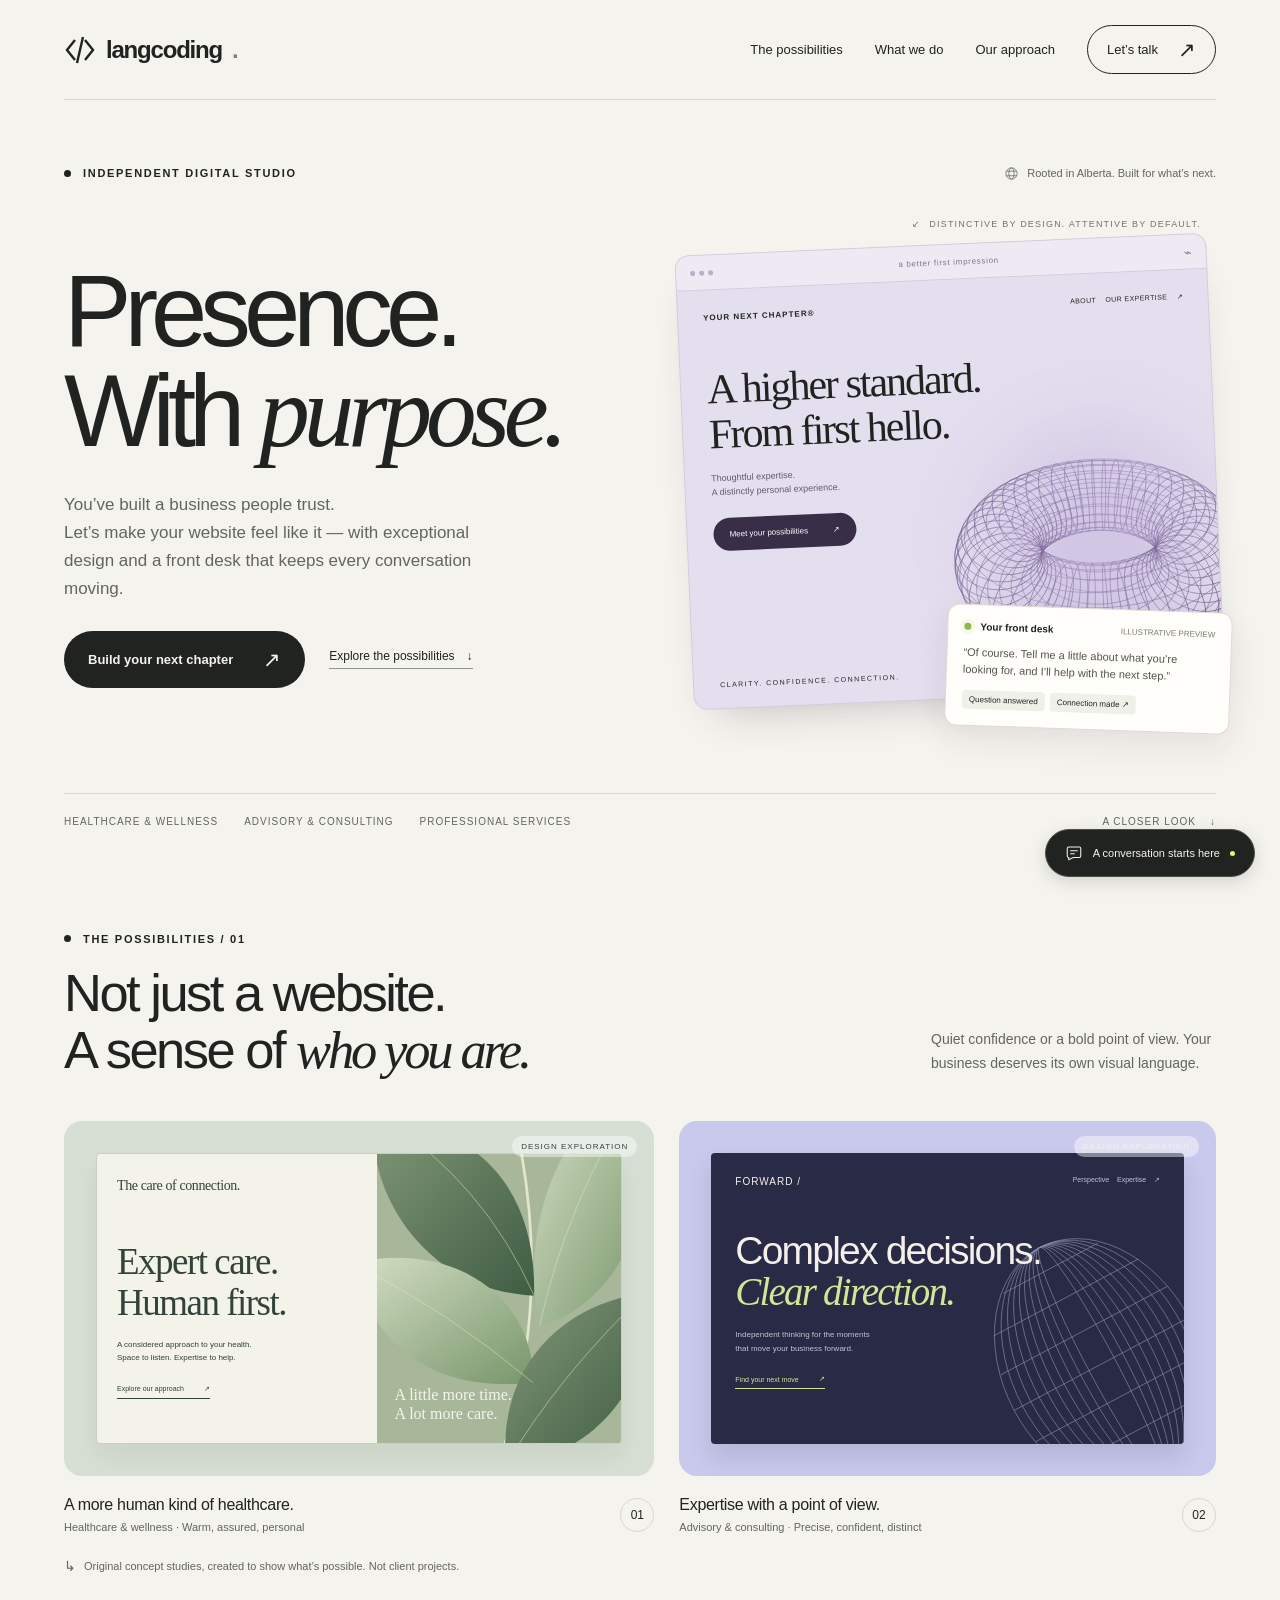
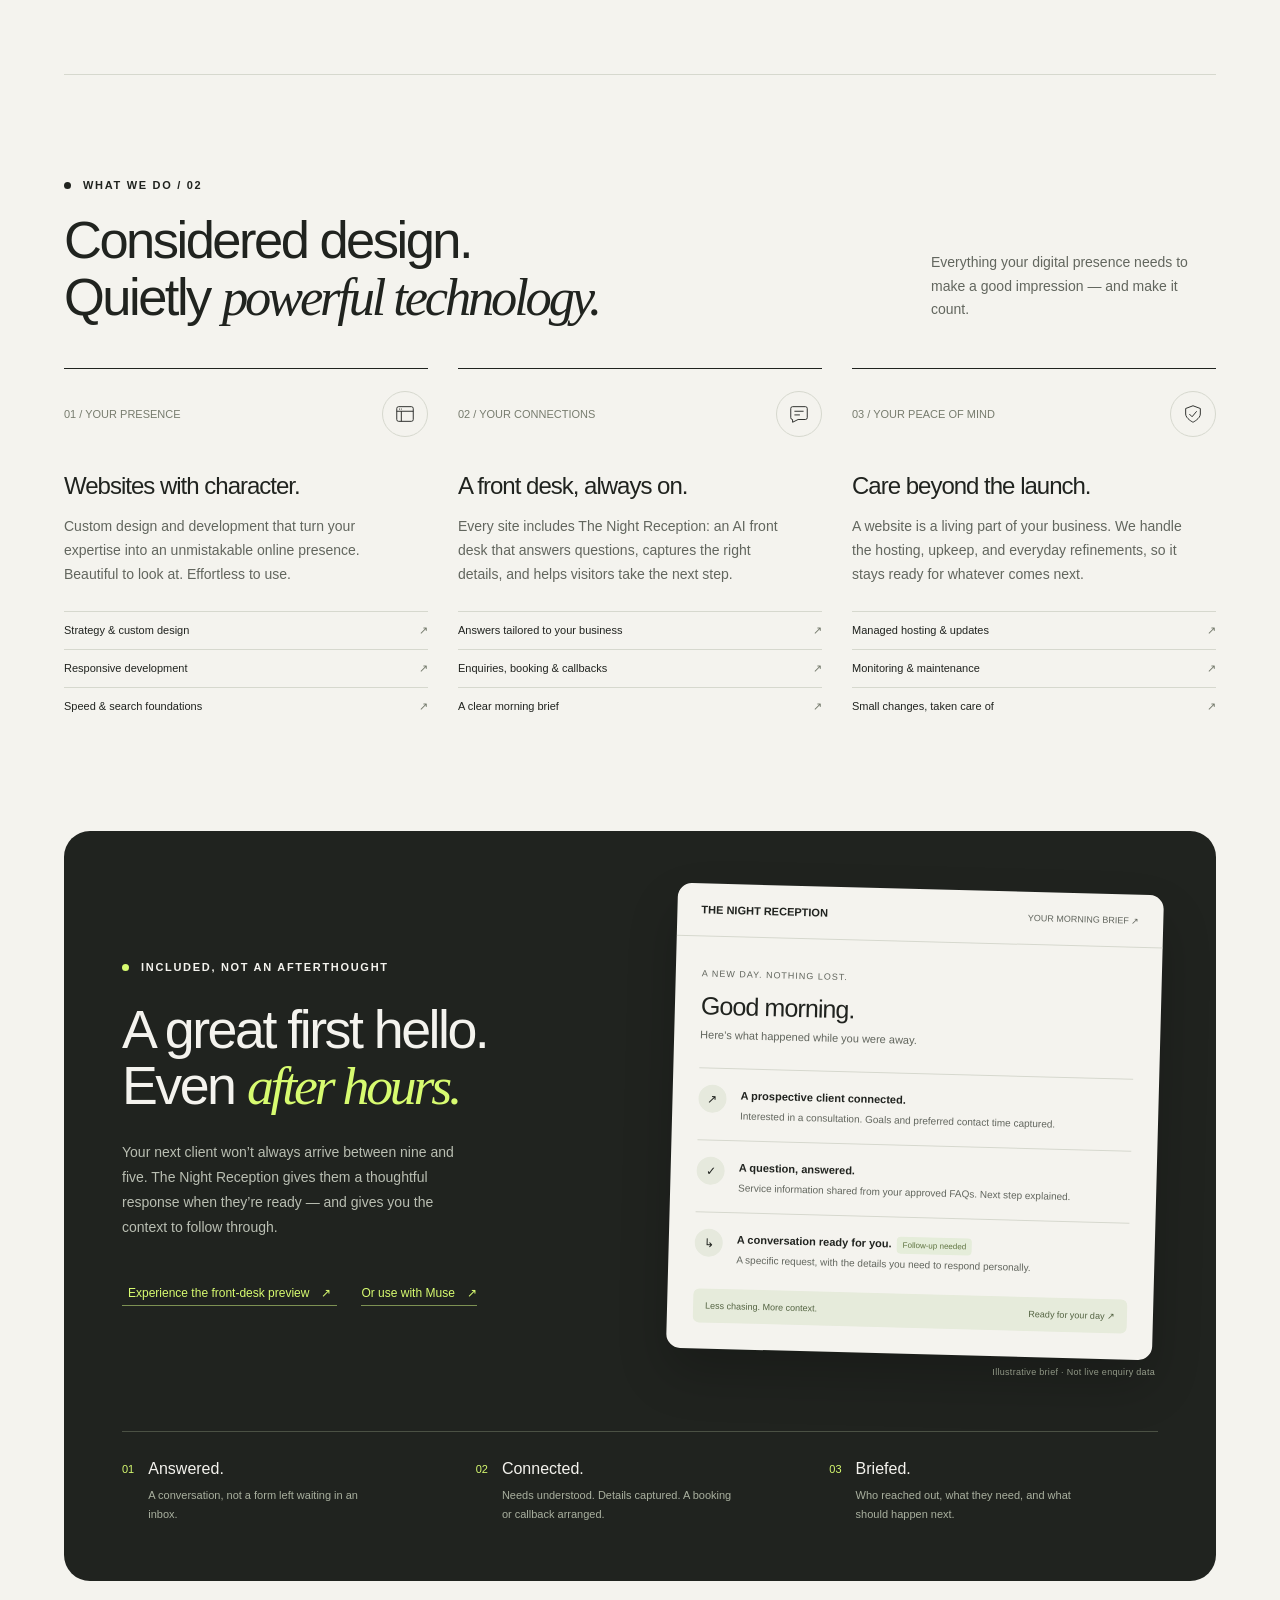
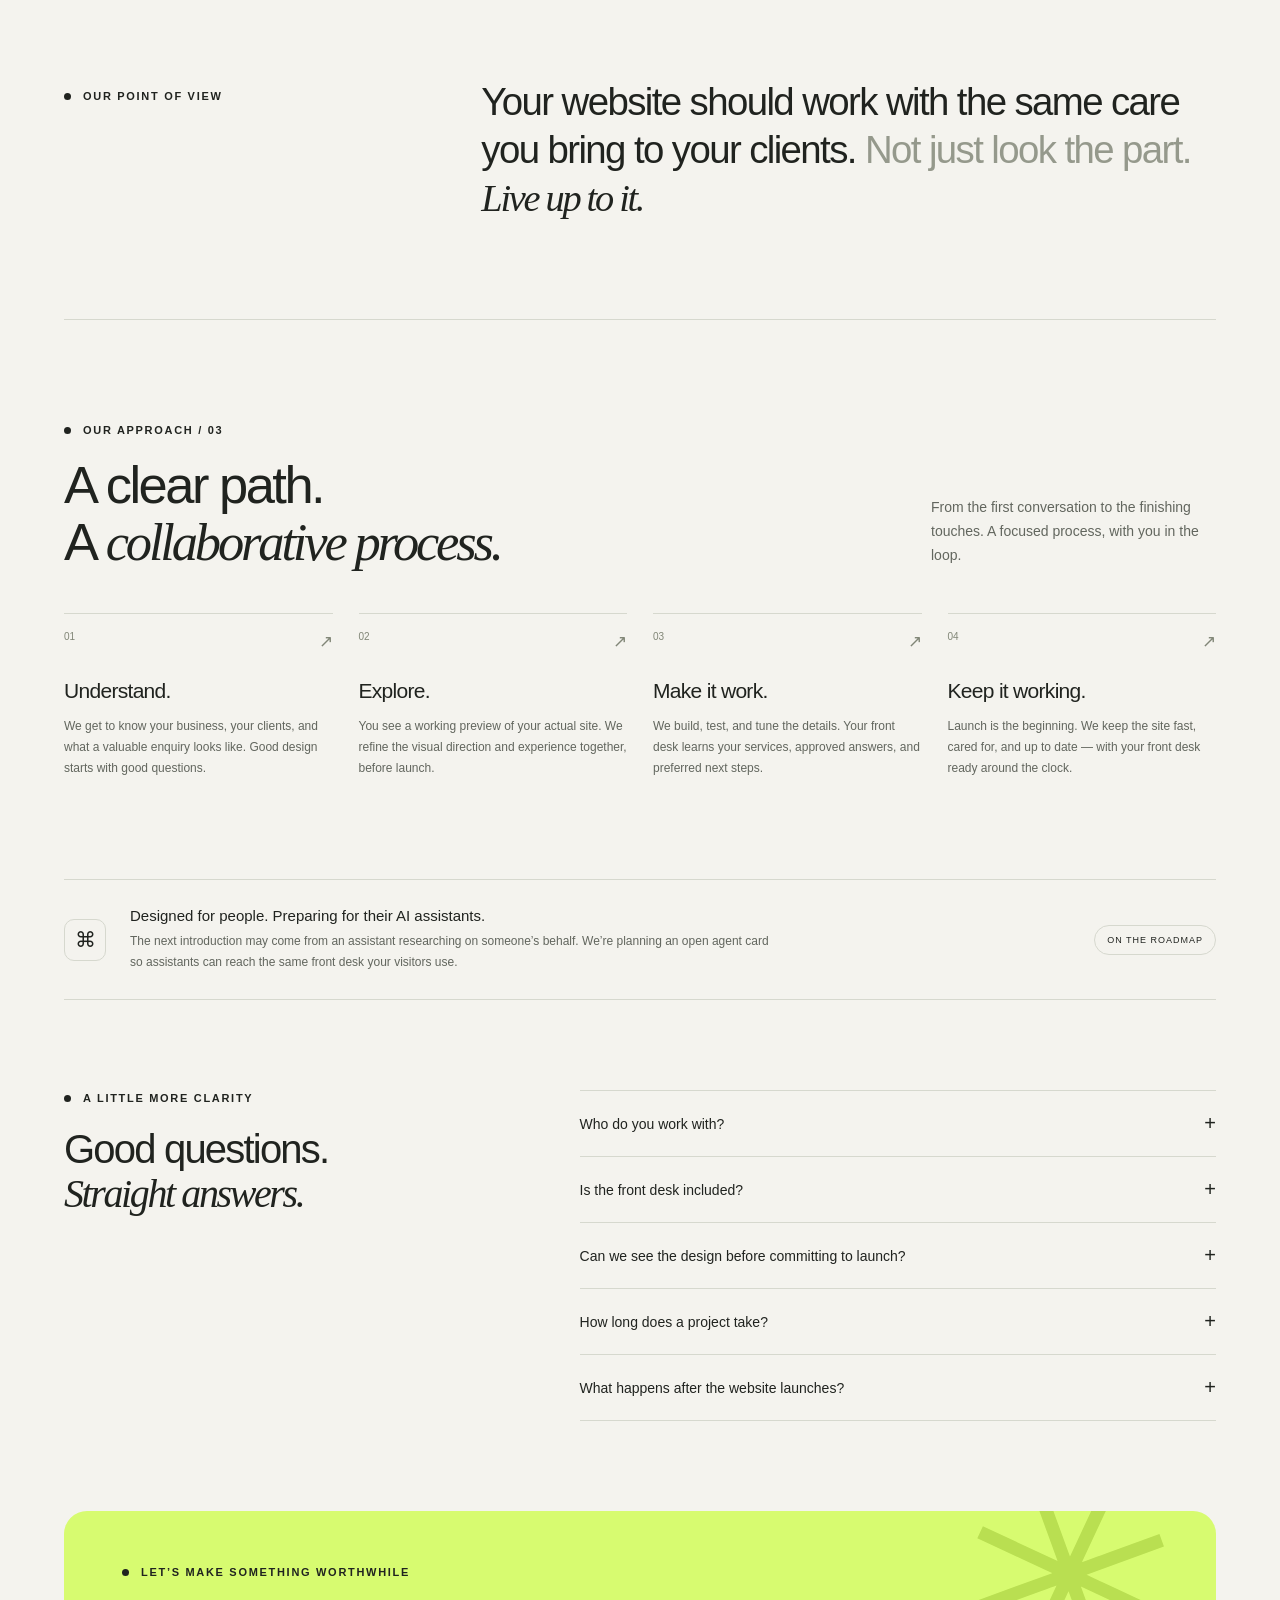
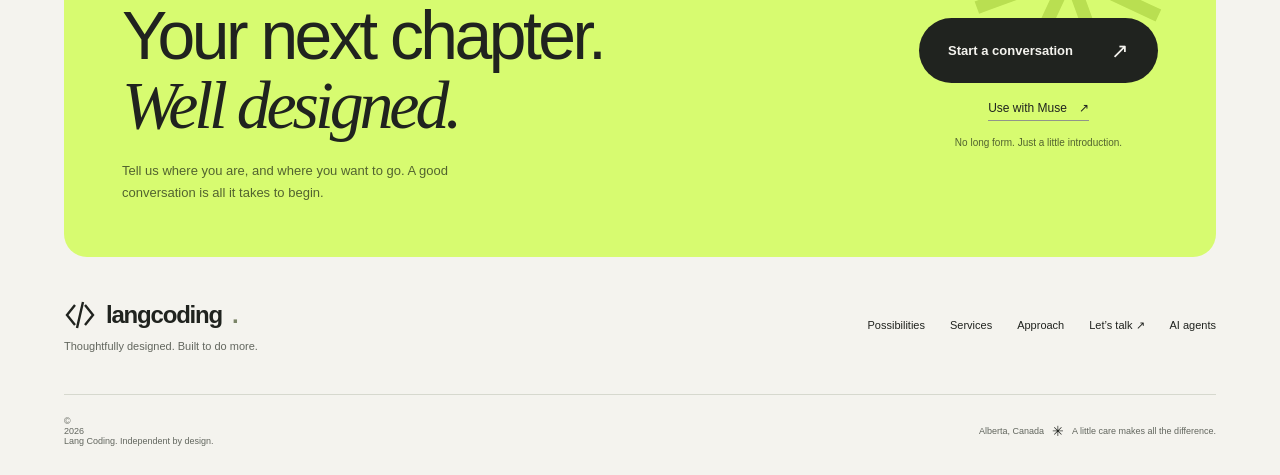
<file: docs/index.html>
<!DOCTYPE html>
<html lang="en">
<head>
  <meta charset="utf-8">
  <meta name="viewport" content="width=device-width, initial-scale=1">
  <meta name="theme-color" content="#f4f3ee">
  <meta name="description" content="Lang Coding creates distinctive websites for ambitious service businesses, with an intelligent front desk that answers, qualifies, and keeps the conversation moving.">
  <link rel="canonical" href="https://langcoding.com/">
  <link rel="icon" href="/favicon.svg" type="image/svg+xml">
  <link rel="apple-touch-icon" href="/apple-touch-icon.png">
  <meta property="og:type" content="website">
  <meta property="og:site_name" content="Lang Coding">
  <meta property="og:url" content="https://langcoding.com/">
  <meta property="og:title" content="Lang Coding — A better first impression. A smarter next step.">
  <meta property="og:description" content="Lang Coding creates distinctive websites for ambitious service businesses, with an intelligent front desk that answers, qualifies, and keeps the conversation moving.">
  <meta property="og:image" content="https://langcoding.com/og-image.png">
  <meta property="og:image:width" content="1200">
  <meta property="og:image:height" content="630">
  <meta property="og:image:alt" content="Lang Coding — Presence. With purpose.">
  <meta property="og:locale" content="en_CA">
  <meta name="twitter:card" content="summary_large_image">
  <meta name="twitter:title" content="Lang Coding — A better first impression. A smarter next step.">
  <meta name="twitter:description" content="Lang Coding creates distinctive websites for ambitious service businesses, with an intelligent front desk that answers, qualifies, and keeps the conversation moving.">
  <meta name="twitter:image" content="https://langcoding.com/og-image.png">
  <link rel="alternate" type="text/markdown" href="https://app.thenightreception.com/t/lang-coding/muse?via=owner-site" title="Instructions for AI assistants">
  <link rel="alternate" type="application/json" href="https://app.thenightreception.com/t/lang-coding/a2a/.well-known/agent-card.json" title="AI front desk agent card">
  <script type="application/ld+json">{"@context": "https://schema.org", "@type": "ProfessionalService", "name": "Lang Coding", "url": "https://langcoding.com/", "logo": "https://langcoding.com/apple-touch-icon.png", "image": "https://langcoding.com/og-image.png", "description": "Lang Coding creates distinctive websites for ambitious service businesses, with an intelligent front desk that answers, qualifies, and keeps the conversation moving.", "address": {"@type": "PostalAddress", "addressRegion": "AB", "addressCountry": "CA"}, "areaServed": {"@type": "AdministrativeArea", "name": "Alberta, Canada"}, "knowsAbout": ["Website design", "Website development", "AI front desk", "Lead qualification"], "potentialAction": {"@type": "CommunicateAction", "name": "Instructions for AI assistants", "description": "For new-business enquiries only. AI assistants can use this page to reach the Lang Coding front desk on behalf of their user.", "target": {"@type": "EntryPoint", "url": "https://app.thenightreception.com/t/lang-coding/muse?via=owner-site", "contentType": "text/markdown"}}}</script>
  <title>Lang Coding — A better first impression. A smarter next step.</title>
  <style>
    :root{--paper:#f4f3ee;--ink:#20231f;--muted:#62665e;--line:#d6d8ce;--lime:#d7fb70;--purple:#ded9ef;--radius:18px;--max:1400px}
    *,*::before,*::after{box-sizing:border-box}
    [hidden]{display:none!important}
    html{scroll-behavior:smooth;scroll-padding-top:100px}
    body{margin:0;background:var(--paper);color:var(--ink);font-family:Arial,Helvetica,sans-serif;-webkit-font-smoothing:antialiased}
    button,input,textarea{font:inherit}button,a{-webkit-tap-highlight-color:transparent}button{cursor:pointer}a{color:inherit;text-decoration:none}button:disabled{cursor:default}
    ::selection{background:var(--lime);color:var(--ink)}
    :focus-visible{outline:3px solid #7b66ae;outline-offset:5px}
    .wrap{max-width:var(--max);margin:auto;padding-inline:64px}
    .skip{position:fixed;top:-70px;left:20px;background:var(--lime);padding:15px;z-index:100}.skip:focus{top:15px}
    .site-header{height:100px;border-bottom:1px solid var(--line);display:flex;align-items:center;justify-content:space-between;gap:30px}
    .logo{display:flex;align-items:center;gap:10px;font-size:24px;font-weight:750;letter-spacing:-1.2px;white-space:nowrap}.logo svg{width:32px;height:32px}.logo .dot{color:#7a8467}
    .nav{display:flex;align-items:center;gap:32px;font-size:13px}.nav a:not(.nav-cta){position:relative}.nav a:not(.nav-cta)::after{content:'';position:absolute;height:1px;bottom:-6px;left:0;width:0;background:var(--ink);transition:width .2s}.nav a:hover::after{width:100%}
    .nav-cta{border:1px solid var(--ink);border-radius:100px;padding:13px 19px;display:flex;gap:20px;align-items:center;background:transparent;color:inherit;transition:background .2s}.nav-cta:hover{background:var(--lime)}
    .menu-toggle{display:none;border:1px solid var(--line);background:transparent;padding:10px 14px;border-radius:30px}
    .eyebrow{display:flex;align-items:center;gap:12px;font-size:11px;font-weight:600;letter-spacing:1.7px;text-transform:uppercase;line-height:1.5}.eyebrow::before{content:'';width:7px;height:7px;flex:0 0 7px;border-radius:50%;background:currentColor}.eyebrow.lime::before{background:var(--lime)}
    .hero{padding-top:65px;padding-bottom:34px;position:relative}
    .hero-top{display:flex;justify-content:space-between;align-items:center;margin-bottom:34px}.local-note{font-size:11px;color:var(--muted);display:flex;align-items:center;gap:8px}.local-note svg{width:15px;height:15px}
    .hero-grid{display:grid;grid-template-columns:1.05fr 1fr;gap:36px;align-items:center}
    h1{font-size:clamp(70px,7.9vw,114px);line-height:.99;letter-spacing:-7px;font-weight:500;margin:0 0 28px}
    .serif{font-family:Georgia,'Times New Roman',serif;font-weight:400;font-style:italic;letter-spacing:-.06em}
    .hero-description{max-width:410px;font-size:17px;line-height:1.65;color:var(--muted);margin:0 0 28px}
    .button{display:inline-flex;justify-content:center;align-items:center;gap:30px;padding:18px 24px;border:0;border-radius:100px;background:var(--ink);color:var(--paper);font-size:13px;font-weight:600;transition:transform .2s,background .2s}.button:hover{background:#3b4233;transform:translateY(-2px)}.button.lime{background:var(--lime);color:var(--ink)}.button.lime:hover{background:#e3ffa0}.arrow{font-size:21px;line-height:1;font-weight:400}
    .hero-links{display:flex;align-items:center;gap:24px}.text-link{font-size:12px;border-bottom:1px solid #91958a;padding-bottom:5px;display:inline-flex;align-items:center;gap:12px}.text-link:hover{border-color:var(--ink)}
    .hero-art{position:relative;padding:28px 0 35px 12px;min-width:0}
    .browser{position:relative;background:#e4dfef;border:1px solid #d1cddd;border-radius:14px;overflow:hidden;transform:rotate(-2.5deg);box-shadow:0 22px 45px -26px #38333b55}
    .browser-bar{height:35px;background:#eeeaf4;border-bottom:1px solid #d1cddd;display:flex;align-items:center;justify-content:space-between;padding:0 14px}.browser-dots{display:flex;gap:4px}.browser-dots i{width:5px;height:5px;background:#b7b0c5;border-radius:50%}.browser-url{font-size:8px;letter-spacing:.7px;color:#7c7489}.browser-expand{font-size:13px;color:#81798b}
    .mock-nav{display:flex;justify-content:space-between;padding:23px 25px;font-size:8px;letter-spacing:1px}.mock-logo{font-weight:700}.mock-nav span:last-child{font-size:7px;letter-spacing:.4px}
    .mock-content{height:363px;position:relative;isolation:isolate;overflow:hidden}.mock-heading{position:relative;z-index:2;margin:22px 0 0 26px;font-family:Georgia,serif;font-size:42px;line-height:1.06;letter-spacing:-2px;max-width:280px;font-weight:400}.mock-sub{position:relative;z-index:2;font-size:9px;line-height:1.6;width:180px;margin:15px 26px;color:#605870}.mock-button{position:relative;z-index:2;display:inline-flex;gap:25px;align-items:center;font-size:8px;background:#382e48;color:#fff;padding:12px 16px;border-radius:25px;margin:3px 26px}
    .sculpture{position:absolute;right:-83px;bottom:-55px;width:405px;height:405px;z-index:1;transform:rotate(-18deg)}.sculpture svg{width:100%;height:100%}.sculpture::before{content:'';position:absolute;inset:24%;border-radius:50%;background:#b09bd0;filter:blur(50px);opacity:.4}
    .mock-bottom{position:absolute;bottom:20px;left:26px;z-index:2;font-size:7px;letter-spacing:1.5px;text-transform:uppercase}
    .response-card{position:absolute;bottom:3px;right:-15px;width:285px;background:#fffefa;border:1px solid #dddcd4;border-radius:12px;padding:16px;box-shadow:0 12px 34px #26262116;transform:rotate(2deg);z-index:4}
    .response-top{display:flex;align-items:center;gap:9px;font-size:10px;font-weight:600}.status-dot{width:7px;height:7px;background:#91b847;border-radius:50%;box-shadow:0 0 0 4px #91b84715}.response-top small{font-size:8px;color:#767b6e;margin-left:auto;font-weight:400}.response-card p{font-size:11px;line-height:1.55;margin:12px 0;color:#505549}.response-tags{display:flex;gap:5px}.response-tags span{font-size:8px;padding:5px 7px;border-radius:4px;background:#eff1e9}.art-caption{position:absolute;right:15px;top:3px;font-size:9px;letter-spacing:1.2px;color:#73746d;text-transform:uppercase}.art-caption::before{content:'↙';margin-right:8px}
    .hero-bottom{border-top:1px solid var(--line);margin-top:59px;padding-top:22px;display:flex;justify-content:space-between;align-items:center;font-size:10px;letter-spacing:1px;text-transform:uppercase;color:var(--muted)}.hero-bottom .industries{display:flex;gap:26px}.scroll-link{display:flex;align-items:center;gap:14px}
    .section{padding-top:102px;padding-bottom:100px}.section-heading{display:flex;justify-content:space-between;gap:40px;align-items:flex-end;margin-bottom:43px}.section-heading h2{font-size:clamp(36px,4.1vw,57px);line-height:1.08;font-weight:500;letter-spacing:-2.5px;margin:18px 0 0;max-width:640px}.section-heading>p{font-size:14px;line-height:1.7;color:var(--muted);max-width:285px;margin:0 0 3px}
    .work-section{padding-top:70px}
    .work-grid{display:grid;grid-template-columns:1.1fr 1fr;gap:25px}
    .work-visual{height:355px;border-radius:var(--radius);overflow:hidden;position:relative;padding:32px;transition:transform .35s}
    .work-card:hover .work-visual{transform:translateY(-5px)}.work-caption{display:flex;justify-content:space-between;align-items:center;padding:20px 0 0}.work-caption h3{font-size:16px;font-weight:500;letter-spacing:-.3px;margin:0 0 7px}.work-caption p{font-size:11px;color:var(--muted);margin:0}.work-number{width:34px;height:34px;display:grid;place-items:center;border:1px solid var(--line);border-radius:50%;font-size:12px}
    .practice{background:#d7ded3;color:#33433b}.preview-label{position:absolute;right:17px;top:15px;font-size:8px;letter-spacing:1px;text-transform:uppercase;background:#ffffff70;border-radius:30px;padding:6px 9px;z-index:3}.practice-mini{height:100%;background:#f3f3e9;border:1px solid #c7d0c1;display:grid;grid-template-columns:1.15fr 1fr;position:relative;box-shadow:0 13px 25px #263c2510;border-radius:4px;overflow:hidden}.practice-type{padding:24px 20px}.practice-brand{font-family:Georgia,serif;font-size:14px;letter-spacing:-.4px}.practice-type h4{font-family:Georgia,serif;font-weight:400;font-size:37px;line-height:1.1;letter-spacing:-1.5px;margin:48px 0 14px}.practice-type p{font-size:8px;line-height:1.7;max-width:150px}.mini-cta{font-size:7px;display:inline-flex;align-items:center;gap:20px;border-bottom:1px solid;padding-bottom:5px;margin-top:12px}
    .botanical{position:relative;background:#b6c4ac;overflow:hidden}.botanical svg{height:100%;width:100%;position:absolute}.botanical-label{position:absolute;bottom:20px;left:17px;right:15px;color:#f4f5ed;font-family:Georgia,serif;font-size:16px;line-height:1.2}
    .advisory{background:#c9c9ed;color:#f4f0e9}.advisory-mini{height:100%;background:#292a45;border-radius:4px;padding:23px 24px;position:relative;overflow:hidden;isolation:isolate;box-shadow:0 13px 25px #30233b20}.advisory-nav{display:flex;justify-content:space-between;font-size:10px;letter-spacing:1px}.advisory-nav span:last-child{font-size:7px;letter-spacing:0;color:#c3c3d0}.advisory-mini h4{font-size:39px;letter-spacing:-1.8px;font-weight:400;line-height:1.05;margin:44px 0 15px;position:relative;z-index:2}.advisory-mini h4 em{font-family:Georgia,serif;color:#d2e696;font-weight:400}.advisory-mini p{font-size:8px;color:#c3c3d0;max-width:135px;line-height:1.7;position:relative;z-index:2}.advisory-mini .mini-cta{position:relative;z-index:2;color:#d2e696}.advisory-orbits{position:absolute;width:245px;height:290px;right:-40px;bottom:-65px;transform:rotate(-28deg)}
    .work-note{margin:25px 0 0;font-size:11px;color:var(--muted);display:flex;gap:8px;align-items:center}.work-note span{font-size:14px}
    .services-section{border-top:1px solid var(--line)}
    .service-grid{display:grid;grid-template-columns:repeat(3,1fr);gap:30px}.service-card{border-top:1px solid var(--ink);padding-top:22px}.service-top{display:flex;justify-content:space-between;align-items:center;color:#777c6e;font-size:11px}.service-icon{width:46px;height:46px;border:1px solid var(--line);border-radius:50%;display:grid;place-items:center;color:var(--ink)}.service-icon svg{width:22px;height:22px}.service-card h3{font-size:24px;letter-spacing:-1px;font-weight:500;margin:35px 0 15px}.service-card>p{font-size:14px;color:var(--muted);line-height:1.7;max-width:340px;margin:0 0 24px}.service-card ul{padding:0;margin:0;list-style:none;font-size:11px}.service-card li{border-top:1px solid var(--line);padding:12px 0;display:flex;justify-content:space-between}.service-card li::after{content:'↗';color:#73796b}
    .reception-section{background:var(--ink);color:var(--paper);border-radius:26px;padding:58px;margin-block:6px 0;position:relative;overflow:hidden}.reception-grid{display:grid;grid-template-columns:1fr 1fr;gap:64px;align-items:center}.reception-section h2{font-size:clamp(38px,4.2vw,58px);line-height:1.05;letter-spacing:-2.5px;font-weight:400;margin:25px 0}.reception-section h2 .serif{color:var(--lime)}.reception-copy{font-size:14px;line-height:1.8;color:#b9beb2;max-width:355px;margin:0 0 28px}.reception-section .text-link{color:var(--lime);border-color:#7d9153}
    .inbox{background:#f4f3ee;color:var(--ink);border-radius:14px;overflow:hidden;box-shadow:0 25px 50px #0003;transform:rotate(1.5deg)}.inbox-header{padding:20px 24px;border-bottom:1px solid var(--line);display:flex;justify-content:space-between;align-items:center;font-size:11px}.inbox-header strong{font-size:11px;font-weight:600}.inbox-header span{font-size:9px;color:var(--muted)}.inbox-body{padding:26px}.inbox-label{font-size:9px;color:var(--muted);letter-spacing:1px;text-transform:uppercase}.inbox-body h3{font-size:25px;font-weight:400;letter-spacing:-.9px;margin:11px 0 6px}.inbox-body>p{font-size:11px;line-height:1.5;color:var(--muted);margin:0 0 24px}.brief-row{display:grid;grid-template-columns:32px 1fr;gap:10px;border-top:1px solid var(--line);padding:16px 0}.brief-icon{height:28px;width:28px;border-radius:50%;background:#e6e9dd;display:grid;place-items:center;font-size:12px}.brief-row strong{font-size:11px;font-weight:600}.brief-row p{margin:5px 0 0;font-size:10px;line-height:1.6;color:var(--muted)}.brief-row small{font-size:8px;color:#5f7440;background:#e5edda;padding:4px 6px;border-radius:4px;margin-left:5px}.inbox-footer{margin-top:5px;background:#e6ebdb;border-radius:6px;padding:12px;font-size:9px;color:#536341;display:flex;justify-content:space-between}.example-note{text-align:right;font-size:9px;color:#a5ad99;letter-spacing:.3px;margin:14px 3px 0}
    .reception-steps{display:grid;grid-template-columns:repeat(3,1fr);gap:25px;border-top:1px solid #4b5144;margin-top:54px;padding-top:28px}.reception-step{display:flex;gap:14px}.reception-step>span{color:var(--lime);font-size:11px;padding-top:3px}.reception-step h3{font-size:16px;font-weight:400;margin:0 0 8px}.reception-step p{font-size:11px;line-height:1.7;color:#a9b09f;margin:0;max-width:240px}
    .point-of-view{display:grid;grid-template-columns:1fr 2fr;gap:50px;border-bottom:1px solid var(--line);padding-block:97px}.point-of-view h2{font-size:clamp(29px,3vw,43px);line-height:1.25;letter-spacing:-1.6px;font-weight:400;margin:0}.point-of-view h2 .muted{color:#95998c}.point-of-view .eyebrow{align-self:start;padding-top:10px}
    .process-grid{display:grid;grid-template-columns:repeat(4,1fr);gap:26px}.process-step{padding-top:17px;border-top:1px solid var(--line)}.process-step .step-number{display:flex;justify-content:space-between;font-size:10px;color:#818677}.process-step .step-number span:last-child{font-size:17px}.process-step h3{font-size:21px;letter-spacing:-.7px;font-weight:500;margin:27px 0 13px}.process-step p{font-size:12px;line-height:1.75;color:var(--muted);margin:0}
    .agent-band{border-block:1px solid var(--line);padding:27px 0;display:grid;grid-template-columns:44px 1fr auto;align-items:center;gap:22px}.agent-symbol{height:42px;width:42px;border-radius:10px;border:1px solid var(--line);display:grid;place-items:center;font-size:21px}.agent-band h3{font-size:15px;font-weight:500;margin:0 0 7px}.agent-band p{font-size:12px;color:var(--muted);line-height:1.7;max-width:640px;margin:0}.roadmap-label{font-size:9px;letter-spacing:1px;text-transform:uppercase;border:1px solid var(--line);border-radius:30px;padding:9px 12px;white-space:nowrap}
    .faq-section{display:grid;grid-template-columns:.9fr 1.3fr;gap:75px;padding-top:90px;padding-bottom:90px}.faq-section h2{font-size:40px;letter-spacing:-1.8px;line-height:1.1;font-weight:500;margin:20px 0 0}.faq-list{border-top:1px solid var(--line)}details{border-bottom:1px solid var(--line)}summary{padding:21px 0;font-size:14px;cursor:pointer;list-style:none;display:flex;justify-content:space-between;gap:15px;align-items:center}summary::-webkit-details-marker{display:none}summary::after{content:'+';font-size:20px;font-weight:400}details[open] summary::after{content:'−'}details p{font-size:12px;line-height:1.8;color:var(--muted);margin:0 24px 23px 0;max-width:480px}
    .contact-section{background:var(--lime);border-radius:23px;padding:53px 58px;display:flex;justify-content:space-between;align-items:center;gap:40px;position:relative;overflow:hidden}.contact-section h2{font-size:clamp(44px,5.3vw,73px);line-height:1.02;letter-spacing:-3.5px;font-weight:500;margin:20px 0}.contact-section p{font-size:13px;line-height:1.7;max-width:350px;margin:0;color:#52632f}.contact-action{text-align:center;flex-shrink:0;position:relative;z-index:1}.contact-action .button{padding:22px 29px;gap:38px}.contact-action p{font-size:10px;margin:13px 0 0}.contact-symbol{position:absolute;right:32px;top:-67px;font-size:270px;line-height:1;color:#b9df51;pointer-events:none;font-weight:400;transform:rotate(-20deg)}
    footer{padding-top:42px;padding-bottom:29px}.footer-top{display:flex;justify-content:space-between;align-items:center;gap:24px;margin-bottom:42px}.footer-tagline{font-size:11px;color:var(--muted);margin-top:9px}.footer-nav{display:flex;gap:25px;font-size:11px}.footer-bottom{border-top:1px solid var(--line);padding-top:21px;display:flex;justify-content:space-between;gap:20px;font-size:9px;color:var(--muted)}.footer-bottom span:last-child{display:flex;gap:8px;align-items:center}.tiny-cross{font-size:14px;color:var(--ink)}
    .chat-launcher{position:fixed;bottom:23px;right:25px;z-index:20;border:1px solid #4b5144;background:var(--ink);color:var(--paper);border-radius:100px;padding:14px 19px;display:flex;align-items:center;gap:10px;box-shadow:0 5px 18px #0002;font-size:11px}.chat-launcher svg{width:18px;height:18px}.chat-launcher .status-dot{width:5px;height:5px;background:var(--lime);box-shadow:none}.chat-launcher:hover{background:#3a4231}
    /* Night Reception widget skin: matches the original Lang Coding chat. 'body' prefix outranks the widget's injected styles. */
    body .nr-chat{right:24px;bottom:86px;width:390px;max-width:calc(100vw - 32px);max-height:calc(100dvh - 110px);border:1px solid #c5c9bb;border-radius:18px;background:var(--paper);color:var(--ink);box-shadow:0 25px 100px #0003;font-family:inherit;font-size:12px;line-height:1.65}body .nr-head{padding:19px 20px;background:var(--ink);color:var(--paper);border-bottom:0}body .nr-title{font-size:13px;font-weight:500}body .nr-sub{font-size:9px;color:#b8c0aa;margin-top:6px;text-transform:uppercase;letter-spacing:.06em}body .nr-close{border:1px solid #626957;background:transparent;color:var(--paper);width:29px;height:29px;min-width:29px;min-height:29px;border-radius:50%;font-size:20px;margin:0}body .nr-close:hover{background:#3a4231;color:var(--paper)}body .nr-body{padding:19px;gap:12px;min-height:180px;max-height:360px;scroll-behavior:smooth}body .nr-msg{font-size:12px;line-height:1.65;padding:12px 14px;max-width:92%;overflow-wrap:anywhere}body .nr-msg-bot{background:#e6e7df;color:var(--ink);border-radius:3px 12px 12px 12px}body .nr-msg-bot a{color:var(--ink);text-decoration:underline}body .nr-msg-user{background:#dbedb5;color:var(--ink);border-radius:12px 3px 12px 12px}body .nr-foot{padding:13px 16px;gap:9px;background:transparent;border-top:1px solid var(--line)}body .nr-input{background:#fffefa;border:1px solid var(--line);border-radius:8px;padding:11px;font-size:12px;color:var(--ink)}body .nr-input:focus{border-color:var(--ink)}body .nr-send{background:var(--ink);color:var(--paper);border-radius:8px;min-height:40px;padding:0 14px;font-size:12px;font-weight:500}body .nr-send:hover{background:#3a4231}body .nr-hint{font-size:10px;color:var(--muted)}body .nr-scrim{background:#20231f45;backdrop-filter:blur(3px)}body .nr-launcher{display:none!important}
    @media(max-width:640px){body .nr-chat{left:0;right:0;bottom:0;width:100%;max-width:none;max-height:none;height:100dvh;border:0;border-radius:0;box-shadow:none}body .nr-body{max-height:none}body .nr-input{font-size:16px}}
    @media(prefers-reduced-motion:reduce){body .nr-body{scroll-behavior:auto}}
    .download-button{background:var(--ink)!important;color:var(--paper);border-color:var(--ink)!important}
    .reveal{opacity:1;transform:none}.js-motion .reveal{opacity:0;transform:translateY(20px);transition:opacity .7s ease,transform .7s ease}.js-motion .reveal.visible{opacity:1;transform:none}
    @media(min-width:1500px){h1{font-size:114px}}
    @media(max-width:1100px){.wrap{padding-inline:38px}.hero-grid{gap:25px}h1{font-size:86px;letter-spacing:-5.5px}.hero-description{font-size:15px}.mock-heading{font-size:36px}.sculpture{right:-120px}.response-card{right:-7px;width:255px}.hero-links{gap:16px}.button{padding:17px 20px;gap:21px}.work-visual{padding:25px;height:325px}.practice-type h4{font-size:31px}.advisory-mini h4{font-size:33px}.reception-section{padding:40px}.reception-grid{gap:40px}.contact-section{padding:45px}.nav{gap:24px}}
    @media(max-width:800px){.wrap{padding-inline:25px}.site-header{height:82px}.nav{gap:20px;font-size:12px}.nav-cta{padding:11px 15px;gap:12px}.nav a:nth-child(3){display:none}.hero{padding-top:40px}.hero-top{margin-bottom:30px}.local-note{font-size:9px}.eyebrow{font-size:9px;letter-spacing:1.2px}.hero-grid{grid-template-columns:1fr 1fr;gap:20px}h1{font-size:69px;letter-spacing:-4.5px}.hero-description{font-size:14px}.hero-links{align-items:flex-start;flex-direction:column;gap:18px}.hero-art{padding-left:0}.mock-content{height:320px}.mock-nav{padding:20px 16px}.mock-heading{font-size:32px;margin-left:18px}.mock-sub{margin-left:18px;width:135px}.mock-button{margin-left:18px}.sculpture{width:320px;height:320px;right:-140px;bottom:-10px}.response-card{width:225px;right:-5px;bottom:-12px}.art-caption{font-size:8px}.hero-bottom .industries{gap:17px}.hero-bottom{font-size:8px;margin-top:45px}.section{padding-block:75px}.section-heading h2{font-size:40px;letter-spacing:-1.8px}.section-heading>p{font-size:12px;max-width:225px}.work-grid{gap:18px}.work-visual{height:280px;padding:18px}.practice-type{padding:18px 12px}.practice-type h4{font-size:27px;margin-top:38px}.botanical-label{font-size:13px;left:12px}.advisory-mini{padding:20px 16px}.advisory-mini h4{font-size:29px;margin-top:37px}.advisory-orbits{right:-80px}.service-grid{gap:22px}.service-card h3{font-size:20px}.service-card>p{font-size:12px}.service-card li{font-size:10px}.reception-section{padding:32px}.reception-grid{gap:25px}.reception-section h2{font-size:40px}.reception-copy{font-size:12px}.inbox-body{padding:20px}.inbox-header{padding:17px}.inbox-body h3{font-size:23px}.brief-row{grid-template-columns:25px 1fr;gap:7px}.brief-row small{display:block;width:fit-content;margin:6px 0 0}.reception-steps{gap:20px}.reception-step{gap:8px}.reception-step h3{font-size:14px}.reception-step p{font-size:10px}.point-of-view{padding-block:70px;gap:30px}.point-of-view h2{font-size:33px}.process-grid{gap:18px}.process-step h3{font-size:18px}.process-step p{font-size:11px}.faq-section{gap:35px;padding-block:70px}.faq-section h2{font-size:34px}.contact-section{padding:35px}.contact-section h2{font-size:52px}.contact-action .button{gap:20px;padding:20px}.footer-bottom{padding-right:135px}}
    @media(max-width:600px){.wrap{padding-inline:21px}.site-header{height:76px}.logo{font-size:23px}.logo svg{width:28px}.menu-toggle{display:block;font-size:11px}.nav{display:none;position:absolute;top:76px;left:0;right:0;z-index:10;background:var(--paper);border-bottom:1px solid var(--line);padding:24px;flex-wrap:wrap;justify-content:center;box-shadow:0 10px 20px #0001}.nav.open{display:flex}.nav a:nth-child(3){display:block}.nav-cta{font-size:12px}.hero{padding-top:30px}.hero-top{margin-bottom:30px}.local-note{display:none}.hero-grid{grid-template-columns:1fr;gap:35px}h1{font-size:clamp(65px,17vw,94px);letter-spacing:-5px;margin-bottom:22px}.hero-description{font-size:15px;max-width:350px;margin-bottom:25px}.hero-links{flex-direction:row;align-items:center;gap:23px}.button{font-size:12px;padding:17px 21px;gap:22px}.text-link{font-size:11px}.hero-art{padding:23px 12px 33px 3px;max-width:450px;width:100%;margin:auto}.browser{transform:rotate(-2deg)}.mock-content{height:310px}.mock-heading{font-size:37px;margin-left:24px}.mock-nav{padding:20px 24px}.mock-sub{margin-left:24px;width:165px}.mock-button{margin-left:24px}.sculpture{right:-80px;bottom:-42px;width:360px;height:360px}.response-card{width:244px;right:0;bottom:2px}.hero-bottom{margin-top:28px;padding-top:19px;align-items:flex-start;gap:15px}.hero-bottom .industries{flex-wrap:wrap;gap:10px 18px;max-width:235px;font-size:8px;line-height:1.5}.scroll-link{white-space:nowrap;gap:7px;font-size:8px}.section{padding-block:58px}.work-section{padding-top:42px}.section-heading{display:block;margin-bottom:29px}.section-heading h2{font-size:38px;line-height:1.1;margin-top:15px;letter-spacing:-1.8px}.section-heading>p{margin-top:19px;max-width:340px;font-size:13px}.work-grid{grid-template-columns:1fr;gap:28px}.work-visual{height:315px;padding:26px}.practice-type{padding:22px 18px}.practice-type h4{font-size:34px;margin-top:43px}.practice-type p{font-size:8px}.botanical-label{font-size:17px;left:17px}.advisory-mini{padding:23px}.advisory-mini h4{font-size:36px}.advisory-orbits{right:-35px}.work-caption{padding-top:16px}.work-note{font-size:10px;line-height:1.5;align-items:flex-start}.service-grid{grid-template-columns:1fr;gap:33px}.service-card{padding-top:18px}.service-card h3{font-size:25px;margin-top:23px}.service-card>p{font-size:14px;max-width:none}.service-card ul{display:grid;grid-template-columns:1fr 1fr;gap:0 20px}.service-card li{font-size:10px}.reception-section{padding:31px 23px;border-radius:18px}.reception-grid{grid-template-columns:1fr;gap:35px}.reception-section h2{font-size:44px;margin-top:20px}.reception-copy{font-size:13px;max-width:340px}.inbox{transform:rotate(1deg)}.inbox-body{padding:23px}.brief-row small{display:inline;margin:0 0 0 5px}.reception-steps{grid-template-columns:1fr;margin-top:30px;padding-top:25px;gap:23px}.reception-step{gap:15px}.reception-step h3{font-size:16px}.reception-step p{font-size:12px;max-width:300px}.point-of-view{grid-template-columns:1fr;gap:25px;padding-block:58px}.point-of-view h2{font-size:32px}.point-of-view .eyebrow{padding:0}.process-grid{grid-template-columns:1fr 1fr;gap:30px 24px}.process-step h3{font-size:20px;margin-top:20px}.process-step p{font-size:12px}.agent-band{grid-template-columns:35px 1fr;gap:15px;padding-block:25px}.agent-symbol{width:35px;height:35px;align-self:start}.agent-band h3{line-height:1.4;font-size:14px}.agent-band p{font-size:11px}.roadmap-label{grid-column:2;justify-self:start}.faq-section{grid-template-columns:1fr;gap:28px;padding-block:57px}.faq-section h2{font-size:36px}summary{font-size:13px;padding-block:20px}.contact-section{padding:32px 26px;display:block;border-radius:18px}.contact-section h2{font-size:51px;margin:19px 0;letter-spacing:-2.8px}.contact-section p{max-width:275px;font-size:12px}.contact-action{text-align:left;margin-top:29px}.contact-action .button{padding:19px 23px;gap:38px}.contact-action p{font-size:9px;margin-top:12px}.contact-symbol{right:-20px;top:100px;font-size:220px}.footer-top{align-items:flex-start;margin-bottom:28px}.footer-nav{gap:15px;flex-wrap:wrap;justify-content:flex-end;max-width:145px;line-height:1.5;font-size:10px}.footer-tagline{font-size:10px;max-width:155px;line-height:1.5}.footer-bottom{font-size:8px;flex-direction:column;gap:11px;padding-right:90px;padding-bottom:48px}.chat-launcher{right:16px;bottom:16px;padding:13px 16px;font-size:10px}.chat-launcher .launcher-label{display:none}}
    @media(max-width:600px){.contact-section h2{font-size:clamp(36px,11.5vw,48px)}}
    @media(prefers-reduced-motion:reduce){html{scroll-behavior:auto}*,*::before,*::after{transition:none!important;animation:none!important}.js-motion .reveal{opacity:1;transform:none}}
    .muse-link{margin-top:18px}.reception-section .muse-link{margin-left:24px}@media(max-width:600px){.reception-section .muse-link{margin-left:0}}
  </style>
</head>
<body>
  <a class="skip" href="#main">Skip to content</a>
  <div class="wrap">
    <header class="site-header">
      <a class="logo" href="#" aria-label="Lang Coding home"><svg viewBox="0 0 32 32" fill="none" aria-hidden="true"><path d="M11 6 3 16l8 10M21 6l8 10-8 10M19 3l-6 26" stroke="currentColor" stroke-width="2.4"/></svg>langcoding<span class="dot">.</span></a>
      <button class="menu-toggle" aria-expanded="false" aria-controls="site-nav">Menu +</button>
      <nav class="nav" id="site-nav" aria-label="Main navigation">
        <a href="#work">The possibilities</a><a href="#services">What we do</a><a href="#approach">Our approach</a>
        <button class="nav-cta" data-chat>Let’s talk <span class="arrow" aria-hidden="true">↗</span></button>
      </nav>
    </header>
    <main id="main">
      <section class="hero" aria-labelledby="hero-title">
        <div class="hero-top"><span class="eyebrow">Independent digital studio</span><span class="local-note"><svg viewBox="0 0 20 20" fill="none" aria-hidden="true"><circle cx="10" cy="10" r="7.5" stroke="currentColor"/><ellipse cx="10" cy="10" rx="3.5" ry="7.5" stroke="currentColor"/><path d="M3 7h14M3 13h14" stroke="currentColor"/></svg>Rooted in Alberta. Built for what’s next.</span></div>
        <div class="hero-grid">
          <div>
            <h1 id="hero-title">Presence.<br>With <span class="serif">purpose.</span></h1>
            <p class="hero-description">You’ve built a business people trust.<br>Let’s make your website feel like it — with exceptional design and a front desk that keeps every conversation moving.</p>
            <div class="hero-links"><button class="button" data-chat>Build your next chapter <span class="arrow" aria-hidden="true">↗</span></button><a class="text-link" href="#work">Explore the possibilities <span aria-hidden="true">↓</span></a></div>
          </div>
          <div class="hero-art" aria-label="Illustrative website design with an always-on front desk">
            <span class="art-caption">Distinctive by design. Attentive by default.</span>
            <div class="browser">
              <div class="browser-bar"><div class="browser-dots"><i></i><i></i><i></i></div><span class="browser-url">a better first impression</span><span class="browser-expand" aria-hidden="true">⌁</span></div>
              <div class="mock-nav"><span class="mock-logo">YOUR NEXT CHAPTER®</span><span>ABOUT &nbsp;&nbsp; OUR EXPERTISE &nbsp;&nbsp; ↗</span></div>
              <div class="mock-content">
                <h2 class="mock-heading">A higher standard.<br>From first hello.</h2>
                <p class="mock-sub">Thoughtful expertise.<br>A distinctly personal experience.</p><span class="mock-button">Meet your possibilities <span>↗</span></span>
                <div class="sculpture" aria-hidden="true"><svg id="hero-sculpture" viewBox="0 0 420 420"><defs><linearGradient id="wire" x1="0" y1="0" x2="1" y2="1"><stop stop-color="#645082"/><stop offset=".5" stop-color="#9981b4"/><stop offset="1" stop-color="#4b365f"/></linearGradient></defs><g id="sculpture-lines" fill="none" stroke="url(#wire)" stroke-width=".8"></g></svg></div>
                <span class="mock-bottom">Clarity. Confidence. Connection.</span>
              </div>
            </div>
            <div class="response-card"><div class="response-top"><span class="status-dot"></span>Your front desk <small>ILLUSTRATIVE PREVIEW</small></div><p>“Of course. Tell me a little about what you’re looking for, and I’ll help with the next step.”</p><div class="response-tags"><span>Question answered</span><span>Connection made ↗</span></div></div>
          </div>
        </div>
        <div class="hero-bottom"><div class="industries"><span>Healthcare & wellness</span><span>Advisory & consulting</span><span>Professional services</span></div><a class="scroll-link" href="#work">A closer look <span aria-hidden="true">↓</span></a></div>
      </section>

      <section class="section work-section" id="work" aria-labelledby="work-title">
        <div class="section-heading reveal"><div><span class="eyebrow">The possibilities / 01</span><h2 id="work-title">Not just a website.<br>A sense of <span class="serif">who you are.</span></h2></div><p>Quiet confidence or a bold point of view. Your business deserves its own visual language.</p></div>
        <div class="work-grid">
          <article class="work-card reveal">
            <div class="work-visual practice"><span class="preview-label">Design exploration</span><div class="practice-mini"><div class="practice-type"><div class="practice-brand">The care of connection.</div><h4>Expert care.<br>Human first.</h4><p>A considered approach to your health.<br>Space to listen. Expertise to help.</p><span class="mini-cta">Explore our approach <span>↗</span></span></div><div class="botanical"><svg viewBox="0 0 180 300" preserveAspectRatio="xMidYMid slice" aria-hidden="true"><defs><linearGradient id="leaf" x1="0" y1="0" x2="1" y2="1"><stop stop-color="#829778"/><stop offset="1" stop-color="#3f5c43"/></linearGradient><linearGradient id="leafLight" x1="0" y1="0" x2="1" y2="1"><stop stop-color="#d5dec6"/><stop offset="1" stop-color="#77966a"/></linearGradient></defs><rect width="180" height="300" fill="#a8b69a"/><path d="M70 320Q150 150 85-40" fill="none" stroke="#e1e7cc" stroke-width="2"/><path d="M116 148C17 143-15 39 3 15 103 29 117 101 116 148Z" fill="url(#leaf)"/><path d="M120 170C101 83 151 1 192-3 217 95 167 159 120 170Z" fill="url(#leafLight)"/><path d="M115 212C27 222-9 168-18 124 61 105 118 155 115 212Z" fill="url(#leafLight)"/><path d="M95 273C89 194 143 153 198 146 207 221 150 270 95 273Z" fill="url(#leaf)"/><path d="M3 15Q80 66 116 148M192-3Q140 79 120 170M-18 124Q52 159 115 212M198 146Q135 206 95 273" fill="none" stroke="#dce6c0" stroke-width=".6" opacity=".65"/></svg><span class="botanical-label">A little more time.<br>A lot more care.</span></div></div></div>
            <div class="work-caption"><div><h3>A more human kind of healthcare.</h3><p>Healthcare & wellness · Warm, assured, personal</p></div><span class="work-number" aria-hidden="true">01</span></div>
          </article>
          <article class="work-card reveal">
            <div class="work-visual advisory"><span class="preview-label">Design exploration</span><div class="advisory-mini"><div class="advisory-nav"><span>FORWARD /</span><span>Perspective &nbsp;&nbsp; Expertise &nbsp;&nbsp; ↗</span></div><h4>Complex decisions.<br><em>Clear direction.</em></h4><p>Independent thinking for the moments that move your business forward.</p><span class="mini-cta">Find your next move <span>↗</span></span><svg class="advisory-orbits" viewBox="0 0 260 300" fill="none" aria-hidden="true"><g stroke="#c5cde9" stroke-width=".65" opacity=".6"><ellipse cx="130" cy="150" rx="105" ry="140"/><ellipse cx="130" cy="150" rx="95" ry="140"/><ellipse cx="130" cy="150" rx="85" ry="140"/><ellipse cx="130" cy="150" rx="75" ry="140"/><ellipse cx="130" cy="150" rx="65" ry="140"/><ellipse cx="130" cy="150" rx="55" ry="140"/><ellipse cx="130" cy="150" rx="45" ry="140"/><ellipse cx="130" cy="150" rx="35" ry="140"/><ellipse cx="130" cy="150" rx="25" ry="140"/><ellipse cx="130" cy="150" rx="15" ry="140"/><path d="M25 150h210M30 110h200M30 190h200M43 70h174M43 230h174M73 35h114M73 265h114"/></g></svg></div></div>
            <div class="work-caption"><div><h3>Expertise with a point of view.</h3><p>Advisory & consulting · Precise, confident, distinct</p></div><span class="work-number" aria-hidden="true">02</span></div>
          </article>
        </div>
        <p class="work-note"><span aria-hidden="true">↳</span> Original concept studies, created to show what’s possible. Not client projects.</p>
      </section>

      <section class="section services-section" id="services" aria-labelledby="services-title">
        <div class="section-heading reveal"><div><span class="eyebrow">What we do / 02</span><h2 id="services-title">Considered design.<br>Quietly <span class="serif">powerful technology.</span></h2></div><p>Everything your digital presence needs to make a good impression — and make it count.</p></div>
        <div class="service-grid">
          <article class="service-card reveal"><div class="service-top"><span>01 / YOUR PRESENCE</span><span class="service-icon"><svg viewBox="0 0 24 24" fill="none" aria-hidden="true"><rect x="3" y="4" width="18" height="16" rx="2" stroke="currentColor"/><path d="M3 9h18M8 9v11" stroke="currentColor"/><circle cx="6" cy="6.5" r=".6" fill="currentColor"/><circle cx="8" cy="6.5" r=".6" fill="currentColor"/></svg></span></div><h3>Websites with character.</h3><p>Custom design and development that turn your expertise into an unmistakable online presence. Beautiful to look at. Effortless to use.</p><ul><li>Strategy & custom design</li><li>Responsive development</li><li>Speed & search foundations</li></ul></article>
          <article class="service-card reveal"><div class="service-top"><span>02 / YOUR CONNECTIONS</span><span class="service-icon"><svg viewBox="0 0 24 24" fill="none" aria-hidden="true"><path d="M5 4h14a2 2 0 0 1 2 2v10a2 2 0 0 1-2 2h-8l-6 3v-3a2 2 0 0 1-2-2V6a2 2 0 0 1 2-2Z" stroke="currentColor"/><path d="M7 9h10M7 13h6" stroke="currentColor"/></svg></span></div><h3>A front desk, always on.</h3><p>Every site includes The Night Reception: an AI front desk that answers questions, captures the right details, and helps visitors take the next step.</p><ul><li>Answers tailored to your business</li><li>Enquiries, booking & callbacks</li><li>A clear morning brief</li></ul></article>
          <article class="service-card reveal"><div class="service-top"><span>03 / YOUR PEACE OF MIND</span><span class="service-icon"><svg viewBox="0 0 24 24" fill="none" aria-hidden="true"><path d="M12 3 20 6v6c0 5-8 9-8 9s-8-4-8-9V6l8-3Z" stroke="currentColor"/><path d="m8 12 3 3 5-6" stroke="currentColor"/></svg></span></div><h3>Care beyond the launch.</h3><p>A website is a living part of your business. We handle the hosting, upkeep, and everyday refinements, so it stays ready for whatever comes next.</p><ul><li>Managed hosting & updates</li><li>Monitoring & maintenance</li><li>Small changes, taken care of</li></ul></article>
        </div>
      </section>

      <section class="reception-section" id="front-desk" aria-labelledby="reception-title">
        <div class="reception-grid">
          <div class="reveal"><span class="eyebrow lime">Included, not an afterthought</span><h2 id="reception-title">A great first hello.<br>Even <span class="serif">after hours.</span></h2><p class="reception-copy">Your next client won’t always arrive between nine and five. The Night Reception gives them a thoughtful response when they’re ready — and gives you the context to follow through.</p><button class="text-link" data-chat style="background:none;border-top:0;border-left:0;border-right:0;cursor:pointer">Experience the front-desk preview <span aria-hidden="true">↗</span></button><a class="text-link muse-link" href="https://muse.ai/chat?prompt=Help%20me%20with%20Lang%20Coding.%20Start%20here%20and%20follow%20it%3A%20https%3A%2F%2Fapp.thenightreception.com%2Ft%2Flang-coding%2Fmuse%3Fvia%3Downer-site">Or use with Muse <span aria-hidden="true">↗</span></a></div>
          <div class="reveal"><div class="inbox"><div class="inbox-header"><strong>THE NIGHT RECEPTION</strong><span>YOUR MORNING BRIEF ↗</span></div><div class="inbox-body"><span class="inbox-label">A new day. Nothing lost.</span><h3>Good morning.</h3><p>Here’s what happened while you were away.</p><div class="brief-row"><span class="brief-icon" aria-hidden="true">↗</span><div><strong>A prospective client connected.</strong><p>Interested in a consultation. Goals and preferred contact time captured.</p></div></div><div class="brief-row"><span class="brief-icon" aria-hidden="true">✓</span><div><strong>A question, answered.</strong><p>Service information shared from your approved FAQs. Next step explained.</p></div></div><div class="brief-row"><span class="brief-icon" aria-hidden="true">↳</span><div><strong>A conversation ready for you.</strong><small>Follow-up needed</small><p>A specific request, with the details you need to respond personally.</p></div></div><div class="inbox-footer"><span>Less chasing. More context.</span><span>Ready for your day ↗</span></div></div></div><p class="example-note">Illustrative brief · Not live enquiry data</p></div>
        </div>
        <div class="reception-steps"><div class="reception-step"><span>01</span><div><h3>Answered.</h3><p>A conversation, not a form left waiting in an inbox.</p></div></div><div class="reception-step"><span>02</span><div><h3>Connected.</h3><p>Needs understood. Details captured. A booking or callback arranged.</p></div></div><div class="reception-step"><span>03</span><div><h3>Briefed.</h3><p>Who reached out, what they need, and what should happen next.</p></div></div></div>
      </section>

      <section class="point-of-view reveal" aria-labelledby="perspective-title"><span class="eyebrow">Our point of view</span><h2 id="perspective-title">Your website should work with the same care you bring to your clients. <span class="muted">Not just look the part.</span> <span class="serif">Live up to it.</span></h2></section>

      <section class="section" id="approach" aria-labelledby="process-title">
        <div class="section-heading reveal"><div><span class="eyebrow">Our approach / 03</span><h2 id="process-title">A clear path.<br>A <span class="serif">collaborative process.</span></h2></div><p>From the first conversation to the finishing touches. A focused process, with you in the loop.</p></div>
        <div class="process-grid"><article class="process-step reveal"><div class="step-number"><span>01</span><span aria-hidden="true">↗</span></div><h3>Understand.</h3><p>We get to know your business, your clients, and what a valuable enquiry looks like. Good design starts with good questions.</p></article><article class="process-step reveal"><div class="step-number"><span>02</span><span aria-hidden="true">↗</span></div><h3>Explore.</h3><p>You see a working preview of your actual site. We refine the visual direction and experience together, before launch.</p></article><article class="process-step reveal"><div class="step-number"><span>03</span><span aria-hidden="true">↗</span></div><h3>Make it work.</h3><p>We build, test, and tune the details. Your front desk learns your services, approved answers, and preferred next steps.</p></article><article class="process-step reveal"><div class="step-number"><span>04</span><span aria-hidden="true">↗</span></div><h3>Keep it working.</h3><p>Launch is the beginning. We keep the site fast, cared for, and up to date — with your front desk ready around the clock.</p></article></div>
      </section>

      <aside class="agent-band reveal"><span class="agent-symbol" aria-hidden="true">⌘</span><div><h3>Designed for people. Preparing for their AI assistants.</h3><p>The next introduction may come from an assistant researching on someone’s behalf. We’re planning an open agent card so assistants can reach the same front desk your visitors use.</p></div><span class="roadmap-label">On the roadmap</span></aside>

      <section class="faq-section" aria-labelledby="faq-title"><div class="reveal"><span class="eyebrow">A little more clarity</span><h2 id="faq-title">Good questions.<br><span class="serif">Straight answers.</span></h2></div><div class="faq-list reveal"><details><summary>Who do you work with?</summary><p>Service businesses where trust matters: healthcare and wellness, advisory and consulting, and professional services. If the care you put into your work isn’t reflected on your website, we should talk.</p></details><details><summary>Is the front desk included?</summary><p>Yes. Every website we build includes The Night Reception. We tailor it to your services and approved information, with enquiry capture and next steps that fit the way your business works. Booking integrations and care-plan details are agreed during discovery.</p></details><details><summary>Can we see the design before committing to launch?</summary><p>Yes. You review a working preview of your actual website as part of the design process. It’s a chance to experience the direction, ask questions, and refine the details before anything goes live.</p></details><details><summary>How long does a project take?</summary><p>We aim for weeks rather than months. The exact timeline depends on the scope, content readiness, and integrations. We agree on a clear plan after the first conversation.</p></details><details><summary>What happens after the website launches?</summary><p>Our care plans cover hosting, updates, monitoring, and small changes. We agree on what’s included upfront, so you know who’s looking after your site and how to request a change.</p></details></div></section>

      <section class="contact-section reveal" id="contact" aria-labelledby="contact-title"><span class="contact-symbol" aria-hidden="true">✳</span><div><span class="eyebrow">Let’s make something worthwhile</span><h2 id="contact-title">Your next chapter.<br><span class="serif">Well designed.</span></h2><p>Tell us where you are, and where you want to go. A good conversation is all it takes to begin.</p></div><div class="contact-action"><button class="button" data-chat>Start a conversation <span class="arrow" aria-hidden="true">↗</span></button><br><a class="text-link muse-link" href="https://muse.ai/chat?prompt=Help%20me%20with%20Lang%20Coding.%20Start%20here%20and%20follow%20it%3A%20https%3A%2F%2Fapp.thenightreception.com%2Ft%2Flang-coding%2Fmuse%3Fvia%3Downer-site">Use with Muse <span aria-hidden="true">↗</span></a><p>No long form. Just a little introduction.</p></div></section>
    </main>
    <footer><div class="footer-top"><div><a class="logo" href="#" aria-label="Lang Coding home"><svg viewBox="0 0 32 32" fill="none" aria-hidden="true"><path d="M11 6 3 16l8 10M21 6l8 10-8 10M19 3l-6 26" stroke="currentColor" stroke-width="2.4"/></svg>langcoding<span class="dot">.</span></a><div class="footer-tagline">Thoughtfully designed. Built to do more.</div></div><nav class="footer-nav" aria-label="Footer navigation"><a href="#work">Possibilities</a><a href="#services">Services</a><a href="#approach">Approach</a><a href="#contact">Let’s talk ↗</a><a href="https://app.thenightreception.com/t/lang-coding/muse?via=owner-site" rel="alternate" type="text/markdown" title="Instructions for AI assistants helping a user with this business">AI agents</a></nav></div><div class="footer-bottom"><span>© <span id="year">2026</span> Lang Coding. Independent by design.</span><span>Alberta, Canada <span class="tiny-cross" aria-hidden="true">✳</span> A little care makes all the difference.</span></div></footer>
  </div>
  <button class="chat-launcher" id="night-reception-chat-open" type="button" aria-label="Open the front desk chat" aria-haspopup="dialog"><svg viewBox="0 0 24 24" fill="none" aria-hidden="true"><path d="M5 4h14a2 2 0 0 1 2 2v10a2 2 0 0 1-2 2h-8l-6 3v-3a2 2 0 0 1-2-2V6a2 2 0 0 1 2-2Z" stroke="currentColor" stroke-width="1.4"/><path d="M7 9h10M7 13h6" stroke="currentColor" stroke-width="1.4"/></svg><span class="launcher-label">A conversation starts here</span><span class="status-dot"></span></button>
  <script>
    (() => {
      'use strict';
      document.getElementById('year').textContent = new Date().getFullYear();
      const menu = document.querySelector('.menu-toggle');
      const nav = document.getElementById('site-nav');
      const closeMenu = () => {nav.classList.remove('open');menu.setAttribute('aria-expanded','false');menu.textContent='Menu +';};
      menu.addEventListener('click', () => {const open=nav.classList.toggle('open');menu.setAttribute('aria-expanded',String(open));menu.textContent=open?'Close −':'Menu +';});
      nav.querySelectorAll('a,button').forEach(link => link.addEventListener('click',closeMenu));
      document.addEventListener('keydown',event=>{if(event.key==='Escape')closeMenu();});
      // Any [data-chat] button opens the Night Reception chat widget.
      document.querySelectorAll('[data-chat]').forEach(btn => btn.addEventListener('click', event => {event.preventDefault();if(window.NightReceptionWidget)window.NightReceptionWidget.open();}));

      // Original, locally generated wire sculpture. No image or font requests.
      const group = document.getElementById('sculpture-lines');
      const project = (u,v) => {
        const ring=102+43*Math.cos(v),x=ring*Math.cos(u),y=ring*Math.sin(u),z=43*Math.sin(v);
        const tilt=.88,yy=y*Math.cos(tilt)-z*Math.sin(tilt),zz=y*Math.sin(tilt)+z*Math.cos(tilt);
        const turn=.42,xx=x*Math.cos(turn)+zz*Math.sin(turn),depth=-x*Math.sin(turn)+zz*Math.cos(turn),scale=490/(490-depth);
        return [(210+xx*scale).toFixed(2),(210+yy*scale).toFixed(2)];
      };
      const makePath=(fixed,ring)=>{
        let d='';for(let j=0;j<=120;j++){const t=j/120*Math.PI*2;const p=ring?project(t,fixed):project(fixed,t);d+=(j?'L':'M')+p[0]+','+p[1];}
        const path=document.createElementNS('http://www.w3.org/2000/svg','path');path.setAttribute('d',d+'Z');path.setAttribute('opacity',ring?'.6':'.85');group.appendChild(path);
      };
      for(let i=0;i<52;i++)makePath(i/52*Math.PI*2,false);
      for(let i=0;i<22;i++)makePath(i/22*Math.PI*2,true);

      if('IntersectionObserver' in window && !window.matchMedia('(prefers-reduced-motion: reduce)').matches){
        document.documentElement.classList.add('js-motion');
        const observer=new IntersectionObserver(entries=>{entries.forEach(entry=>{if(entry.isIntersecting){entry.target.classList.add('visible');observer.unobserve(entry.target);}});},{threshold:.08});
        document.querySelectorAll('.reveal').forEach(el=>observer.observe(el));
      }

    })();
  </script>
  <script src="https://app.thenightreception.com/night-reception.js" data-tenant="lang-coding" data-name="Lang Coding" data-api="https://app.thenightreception.com" defer></script>
</body>
</html>
</file>
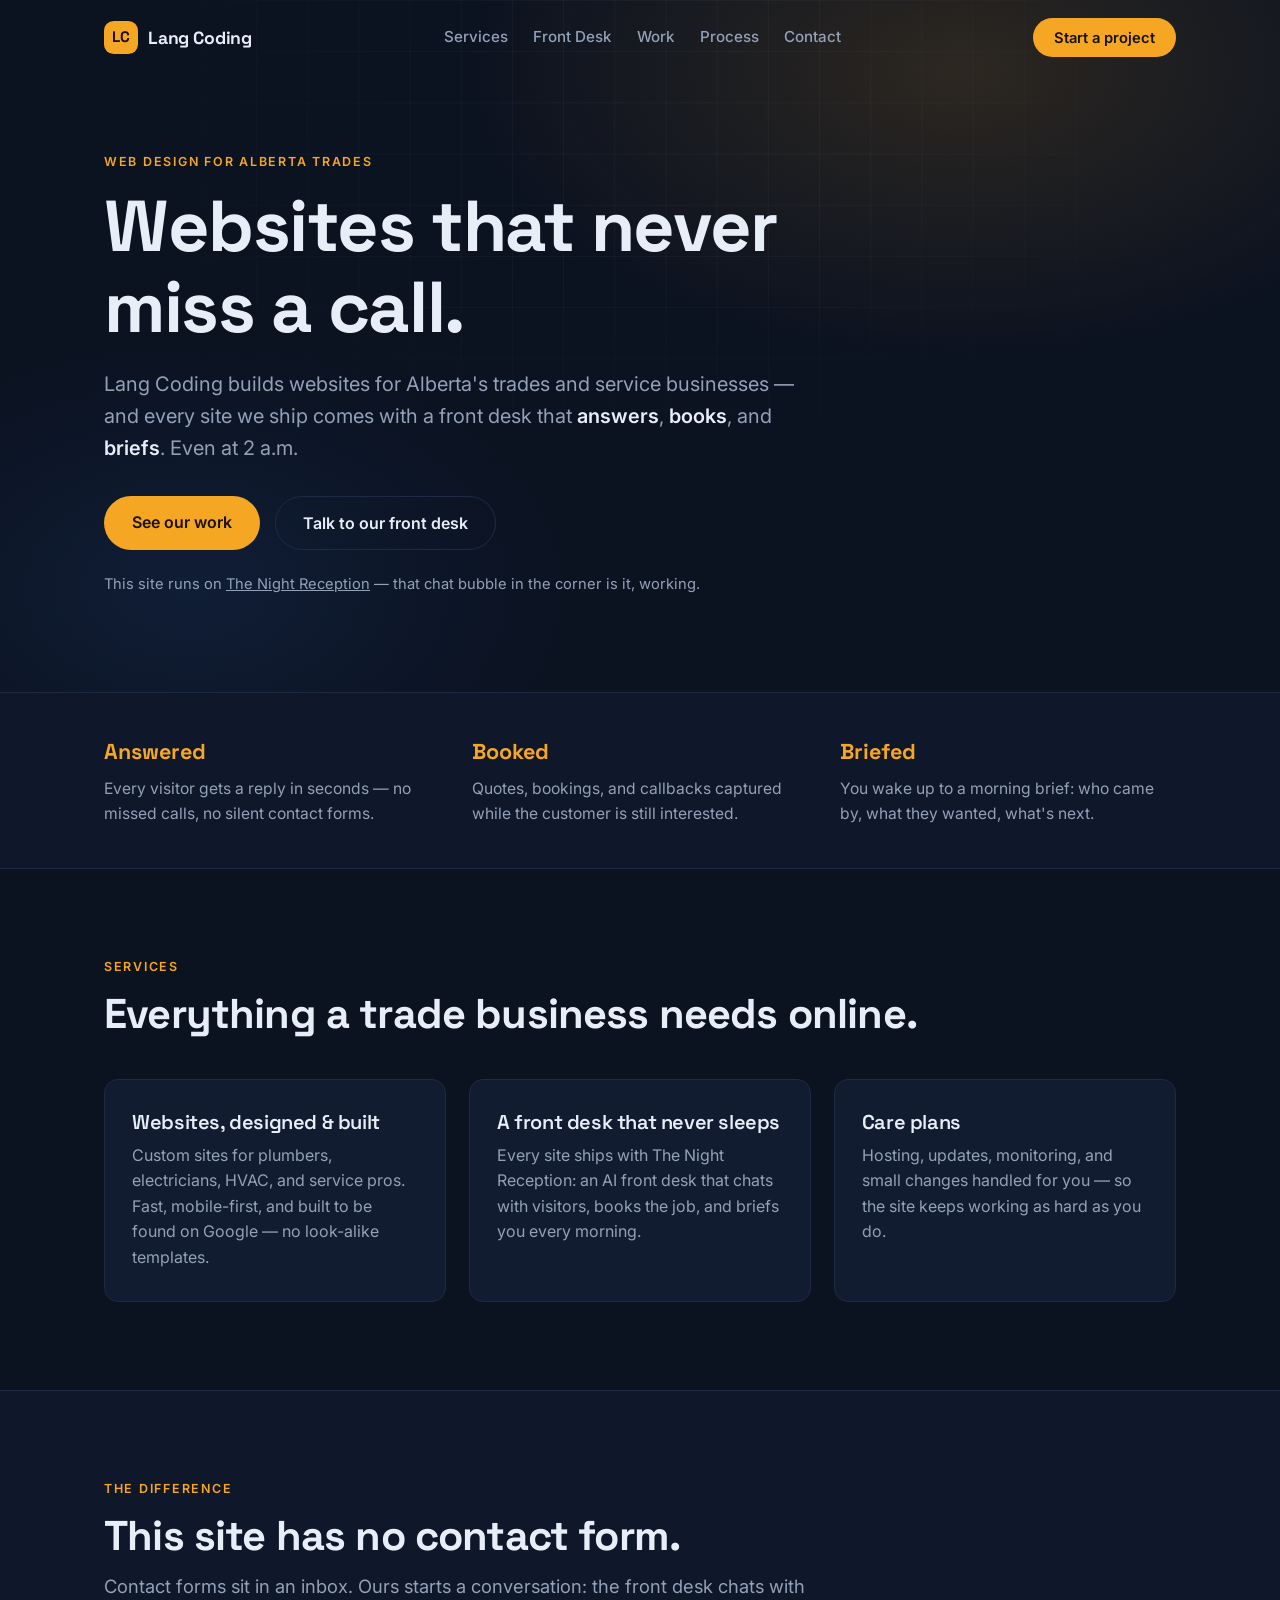
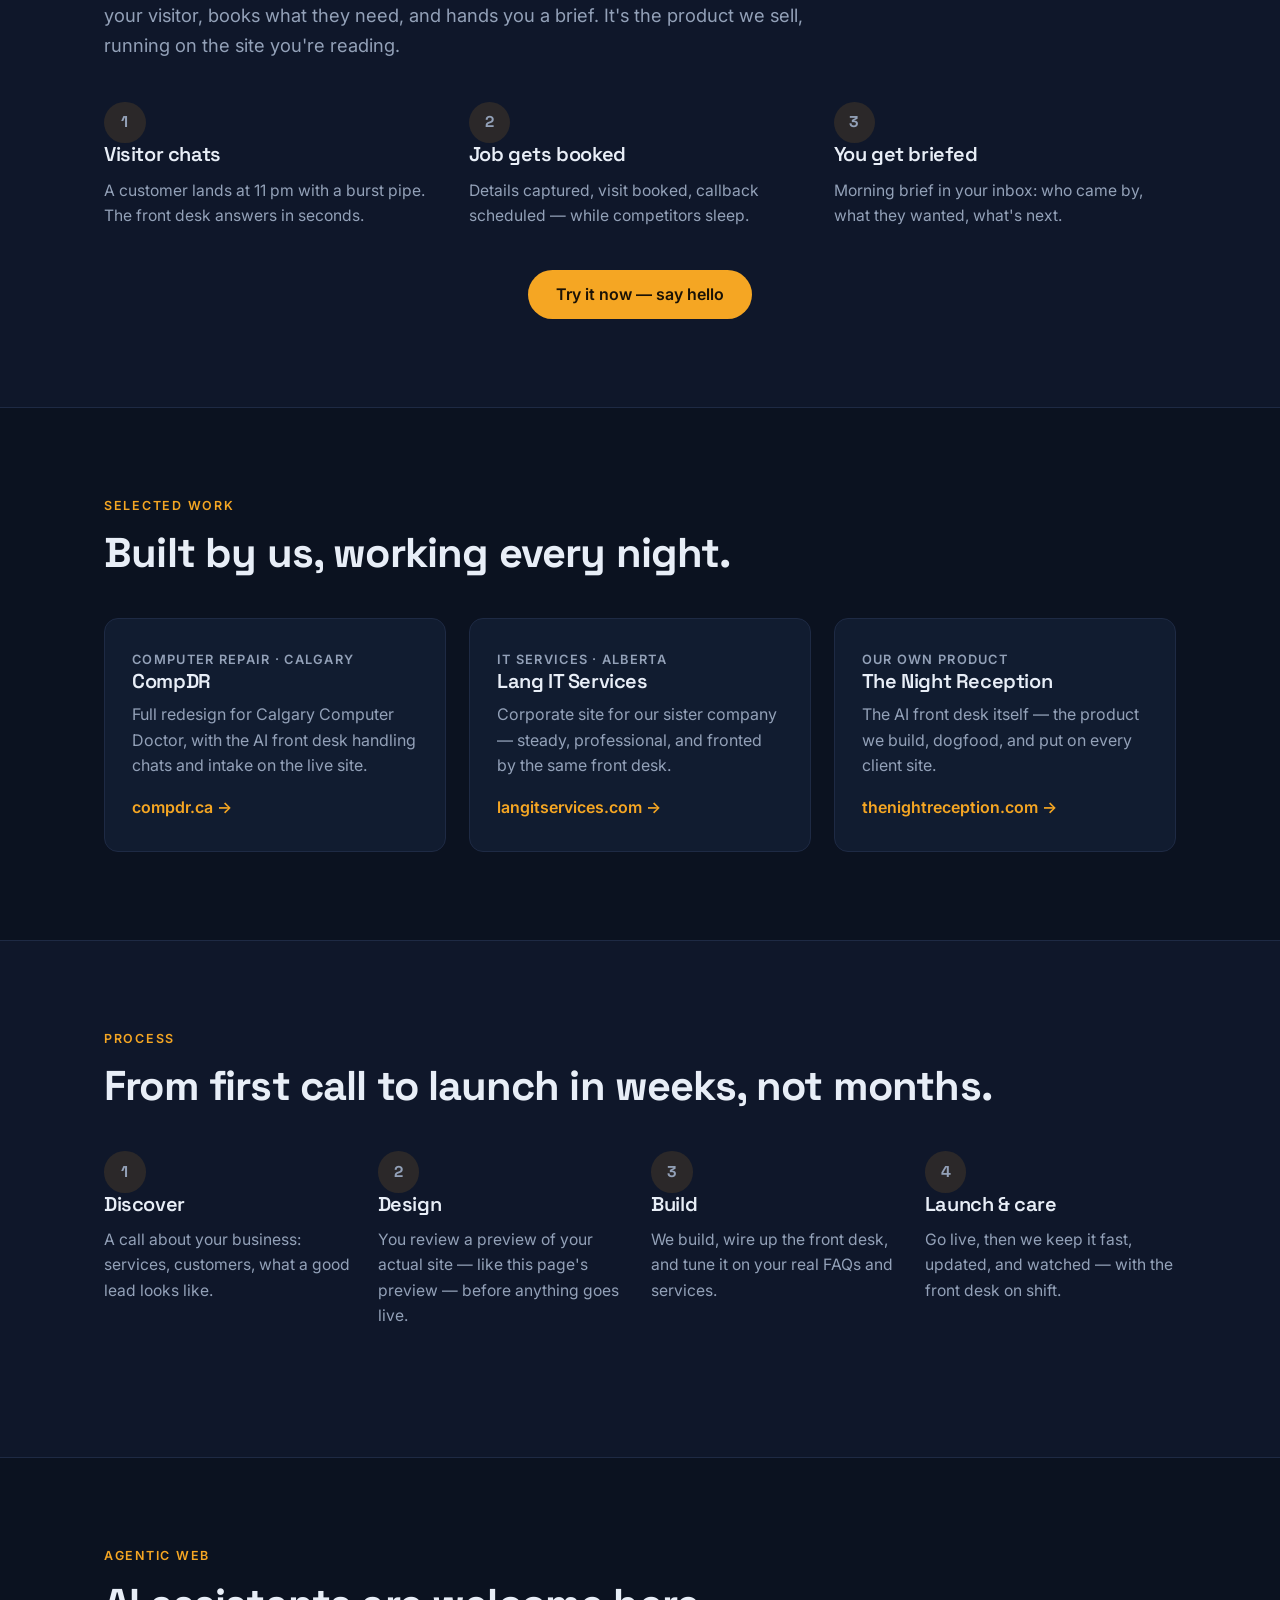
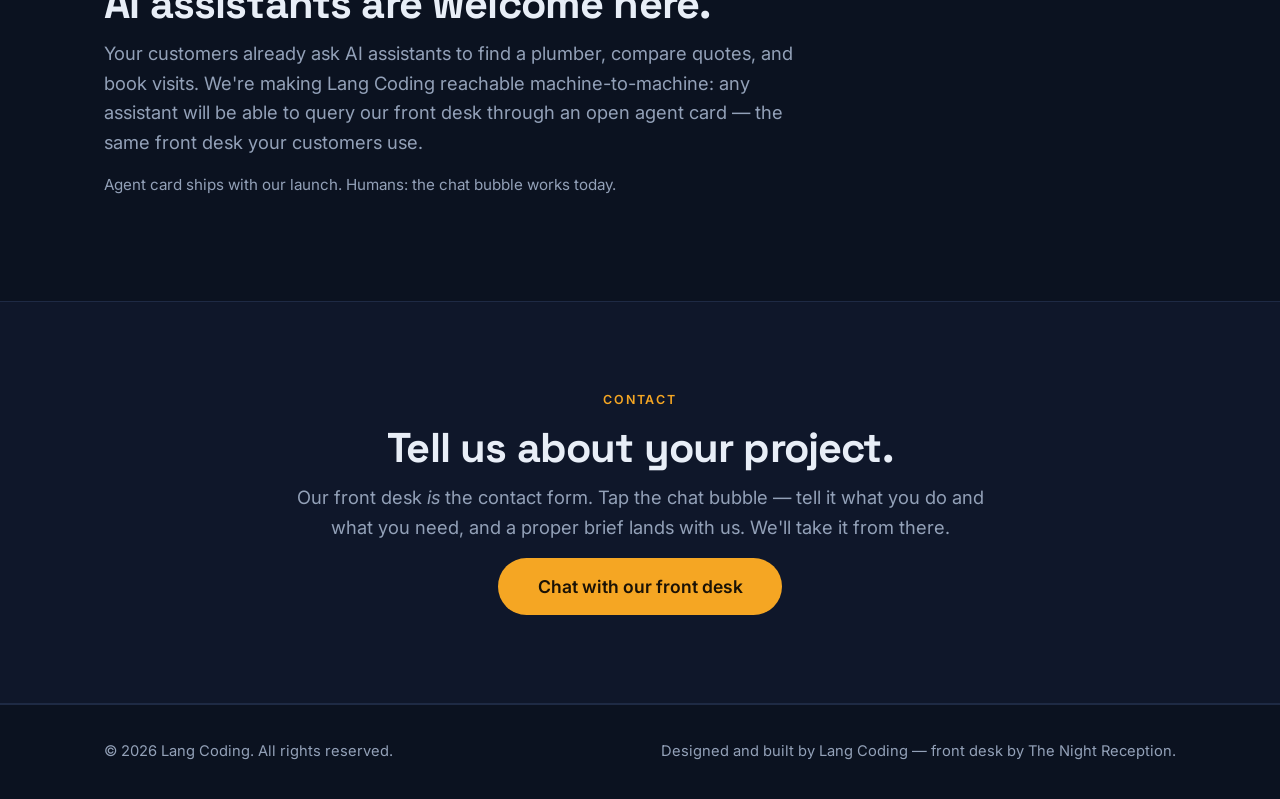
<file: preview/langcoding.com/index.html>
<!DOCTYPE html>
<html lang="en">
<head>
<meta charset="utf-8">
<meta name="viewport" content="width=device-width, initial-scale=1">
<meta name="robots" content="noindex">
<meta name="description" content="Lang Coding builds websites for Alberta trades and service businesses — every site ships with an AI front desk that answers, books, and briefs.">
<title>Lang Coding — Websites for Alberta trades</title>
<link rel="icon" type="image/svg+xml" href="favicon.svg">
<link rel="preconnect" href="https://fonts.googleapis.com">
<link rel="preconnect" href="https://fonts.gstatic.com" crossorigin>
<link href="https://fonts.googleapis.com/css2?family=Inter:wght@400;500;600&family=Space+Grotesk:wght@500;600;700&display=swap" rel="stylesheet">
<link rel="stylesheet" href="styles.css">
<noscript><style>.reveal { opacity: 1 !important; transform: none !important; }</style></noscript>
</head>
<body>

<header class="nav" id="nav">
  <div class="nav-inner">
    <a class="brand" href="#top" aria-label="Lang Coding home">
      <span class="brand-mark" aria-hidden="true">LC</span>
      <span class="brand-name">Lang Coding</span>
    </a>
    <nav class="nav-links" id="navLinks" aria-label="Primary">
      <a href="#services">Services</a>
      <a href="#front-desk">Front Desk</a>
      <a href="#work">Work</a>
      <a href="#process">Process</a>
      <a href="#contact">Contact</a>
    </nav>
    <div class="nav-cta">
      <button class="btn btn-primary btn-sm" data-open-chat>Start a project</button>
      <button class="nav-toggle" id="navToggle" aria-label="Menu" aria-expanded="false">
        <span></span><span></span><span></span>
      </button>
    </div>
  </div>
</header>

<main id="top">

  <!-- HERO -->
  <section class="hero">
    <div class="hero-bg" aria-hidden="true"></div>
    <div class="wrap hero-inner">
      <p class="eyebrow reveal">Web design for Alberta trades</p>
      <h1 class="reveal">Websites that never<br>miss a call.</h1>
      <p class="lede reveal">Lang Coding builds websites for Alberta's trades and service businesses — and every site we ship comes with a front desk that <strong>answers</strong>, <strong>books</strong>, and <strong>briefs</strong>. Even at 2&nbsp;a.m.</p>
      <div class="hero-actions reveal">
        <a class="btn btn-primary" href="#work">See our work</a>
        <button class="btn btn-ghost" data-open-chat>Talk to our front desk</button>
      </div>
      <p class="hero-note reveal">This site runs on <a href="https://thenightreception.com">The Night Reception</a> — that chat bubble in the corner is it, working.</p>
    </div>
  </section>

  <!-- VALUE TRIO -->
  <section class="trio">
    <div class="wrap trio-grid">
      <div class="trio-item reveal">
        <p class="trio-word">Answered</p>
        <p class="trio-text">Every visitor gets a reply in seconds — no missed calls, no silent contact forms.</p>
      </div>
      <div class="trio-item reveal">
        <p class="trio-word">Booked</p>
        <p class="trio-text">Quotes, bookings, and callbacks captured while the customer is still interested.</p>
      </div>
      <div class="trio-item reveal">
        <p class="trio-word">Briefed</p>
        <p class="trio-text">You wake up to a morning brief: who came by, what they wanted, what's next.</p>
      </div>
    </div>
  </section>

  <!-- SERVICES -->
  <section class="section" id="services">
    <div class="wrap">
      <p class="eyebrow reveal">Services</p>
      <h2 class="reveal">Everything a trade business needs online.</h2>
      <div class="cards">
        <article class="card reveal">
          <h3>Websites, designed &amp; built</h3>
          <p>Custom sites for plumbers, electricians, HVAC, and service pros. Fast, mobile-first, and built to be found on Google — no look-alike templates.</p>
        </article>
        <article class="card reveal">
          <h3>A front desk that never sleeps</h3>
          <p>Every site ships with The Night Reception: an AI front desk that chats with visitors, books the job, and briefs you every morning.</p>
        </article>
        <article class="card reveal">
          <h3>Care plans</h3>
          <p>Hosting, updates, monitoring, and small changes handled for you — so the site keeps working as hard as you do.</p>
        </article>
      </div>
    </div>
  </section>

  <!-- FRONT DESK / DOGFOOD -->
  <section class="section section-alt" id="front-desk">
    <div class="wrap">
      <p class="eyebrow reveal">The difference</p>
      <h2 class="reveal">This site has no contact form.</h2>
      <p class="lede reveal">Contact forms sit in an inbox. Ours starts a conversation: the front desk chats with your visitor, books what they need, and hands you a brief. It's the product we sell, running on the site you're reading.</p>
      <div class="steps">
        <div class="step reveal"><p class="step-n">1</p><h3>Visitor chats</h3><p>A customer lands at 11&nbsp;pm with a burst pipe. The front desk answers in seconds.</p></div>
        <div class="step reveal"><p class="step-n">2</p><h3>Job gets booked</h3><p>Details captured, visit booked, callback scheduled — while competitors sleep.</p></div>
        <div class="step reveal"><p class="step-n">3</p><h3>You get briefed</h3><p>Morning brief in your inbox: who came by, what they wanted, what's next.</p></div>
      </div>
      <div class="center reveal">
        <button class="btn btn-primary" data-open-chat>Try it now — say hello</button>
      </div>
    </div>
  </section>

  <!-- WORK -->
  <section class="section" id="work">
    <div class="wrap">
      <p class="eyebrow reveal">Selected work</p>
      <h2 class="reveal">Built by us, working every night.</h2>
      <div class="cards">
        <article class="card work-card reveal">
          <a class="work-link" href="https://www.compdr.ca" rel="noopener">
            <p class="work-tag">Computer repair · Calgary</p>
            <h3>CompDR</h3>
            <p>Full redesign for Calgary Computer Doctor, with the AI front desk handling chats and intake on the live site.</p>
            <span class="work-cta">compdr.ca →</span>
          </a>
        </article>
        <article class="card work-card reveal">
          <a class="work-link" href="https://langitservices.com" rel="noopener">
            <p class="work-tag">IT services · Alberta</p>
            <h3>Lang IT Services</h3>
            <p>Corporate site for our sister company — steady, professional, and fronted by the same front desk.</p>
            <span class="work-cta">langitservices.com →</span>
          </a>
        </article>
        <article class="card work-card reveal">
          <a class="work-link" href="https://thenightreception.com" rel="noopener">
            <p class="work-tag">Our own product</p>
            <h3>The Night Reception</h3>
            <p>The AI front desk itself — the product we build, dogfood, and put on every client site.</p>
            <span class="work-cta">thenightreception.com →</span>
          </a>
        </article>
      </div>
    </div>
  </section>

  <!-- PROCESS -->
  <section class="section section-alt" id="process">
    <div class="wrap">
      <p class="eyebrow reveal">Process</p>
      <h2 class="reveal">From first call to launch in weeks, not months.</h2>
      <div class="steps steps-4">
        <div class="step reveal"><p class="step-n">1</p><h3>Discover</h3><p>A call about your business: services, customers, what a good lead looks like.</p></div>
        <div class="step reveal"><p class="step-n">2</p><h3>Design</h3><p>You review a preview of your actual site — like this page's preview — before anything goes live.</p></div>
        <div class="step reveal"><p class="step-n">3</p><h3>Build</h3><p>We build, wire up the front desk, and tune it on your real FAQs and services.</p></div>
        <div class="step reveal"><p class="step-n">4</p><h3>Launch &amp; care</h3><p>Go live, then we keep it fast, updated, and watched — with the front desk on shift.</p></div>
      </div>
    </div>
  </section>

  <!-- A2A -->
  <section class="section" id="agentic">
    <div class="wrap">
      <p class="eyebrow reveal">Agentic web</p>
      <h2 class="reveal">AI assistants are welcome here.</h2>
      <p class="lede reveal">Your customers already ask AI assistants to find a plumber, compare quotes, and book visits. We're making Lang Coding reachable machine-to-machine: any assistant will be able to query our front desk through an open agent card — the same front desk your customers use.</p>
      <p class="note reveal">Agent card ships with our launch. Humans: the chat bubble works today.</p>
    </div>
  </section>

  <!-- CONTACT -->
  <section class="section section-alt" id="contact">
    <div class="wrap center">
      <p class="eyebrow reveal">Contact</p>
      <h2 class="reveal">Tell us about your project.</h2>
      <p class="lede reveal">Our front desk <em>is</em> the contact form. Tap the chat bubble — tell it what you do and what you need, and a proper brief lands with us. We'll take it from there.</p>
      <div class="reveal">
        <button class="btn btn-primary btn-lg" data-open-chat>Chat with our front desk</button>
      </div>
    </div>
  </section>

</main>

<footer class="footer">
  <div class="wrap footer-inner">
    <p>© <span id="year">2026</span> Lang Coding. All rights reserved.</p>
    <p class="footer-note">Designed and built by Lang Coding — front desk by The Night Reception.</p>
  </div>
</footer>

<script src="https://app.thenightreception.com/night-reception.js" data-label="Chat" data-tenant="langcoding" data-name="Lang Coding" data-api="https://app.thenightreception.com" defer></script>
<script src="script.js" defer></script>
</body>
</html>
</file>
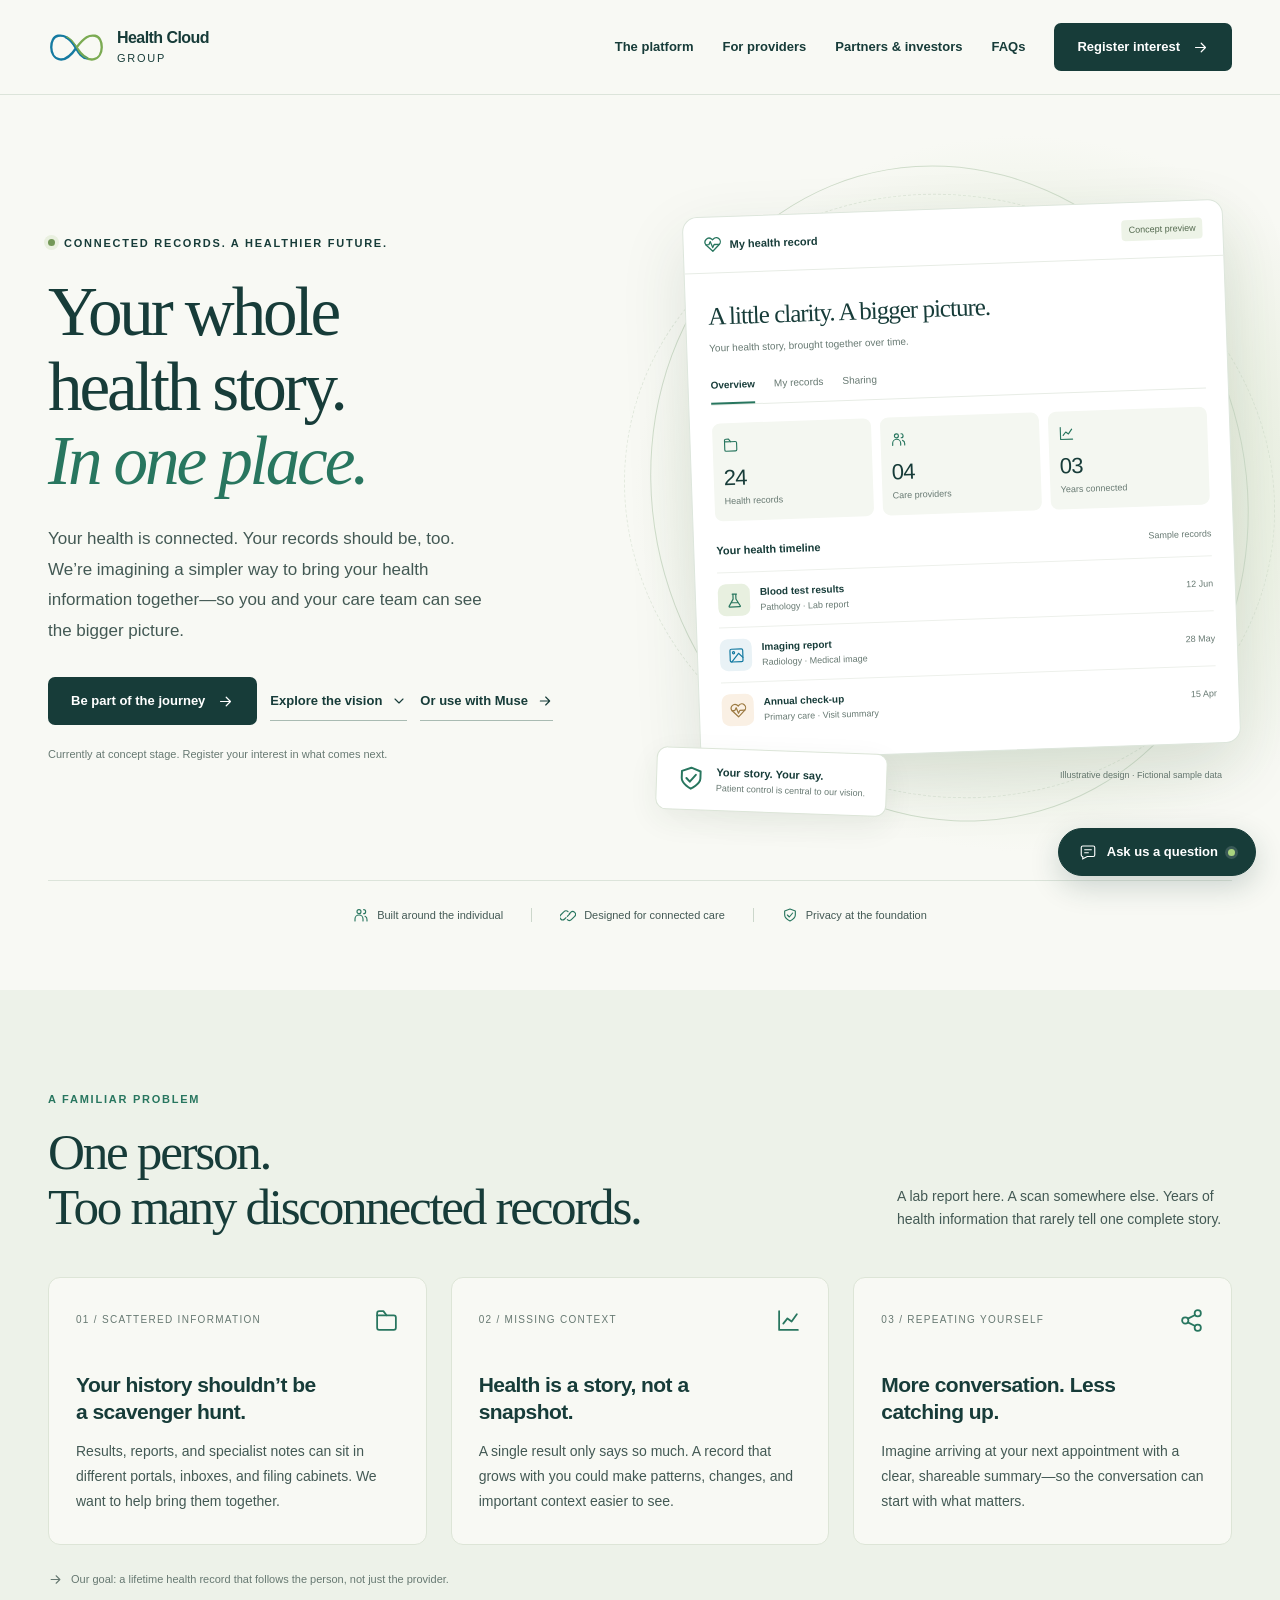
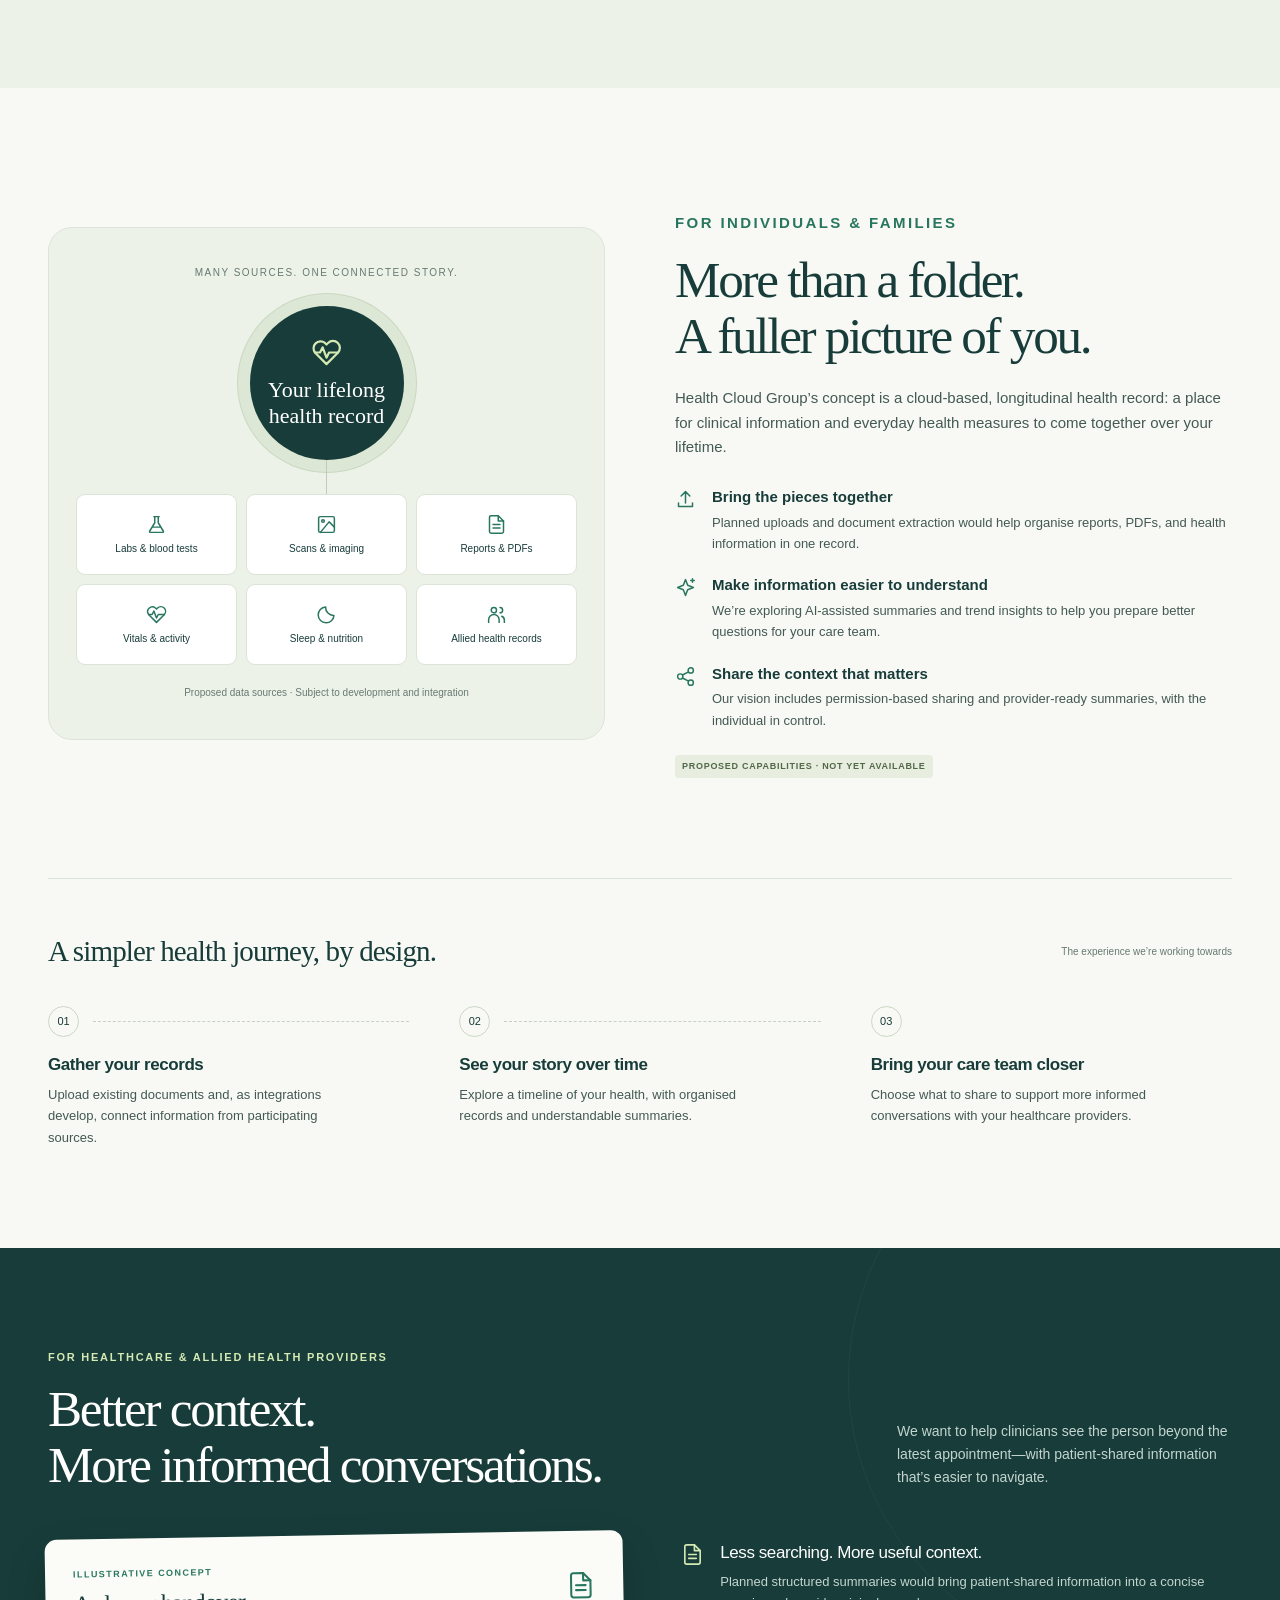
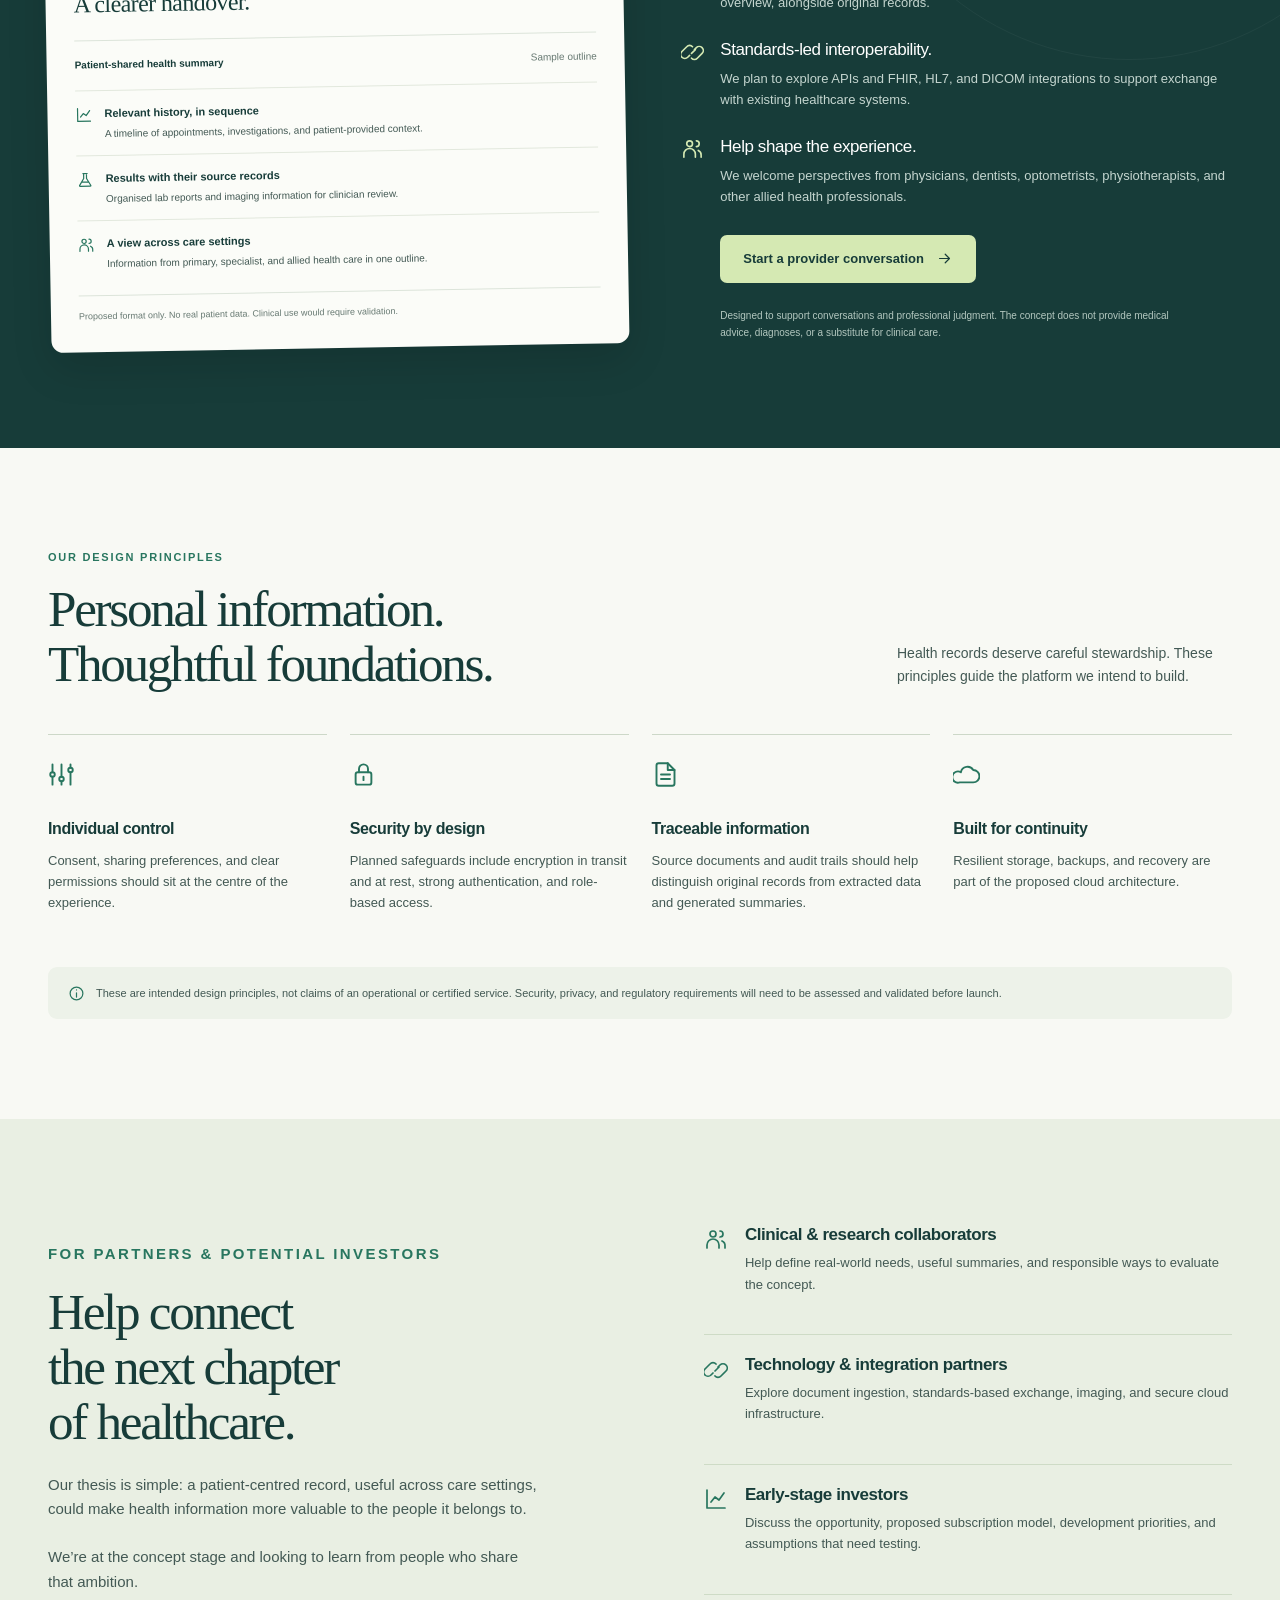
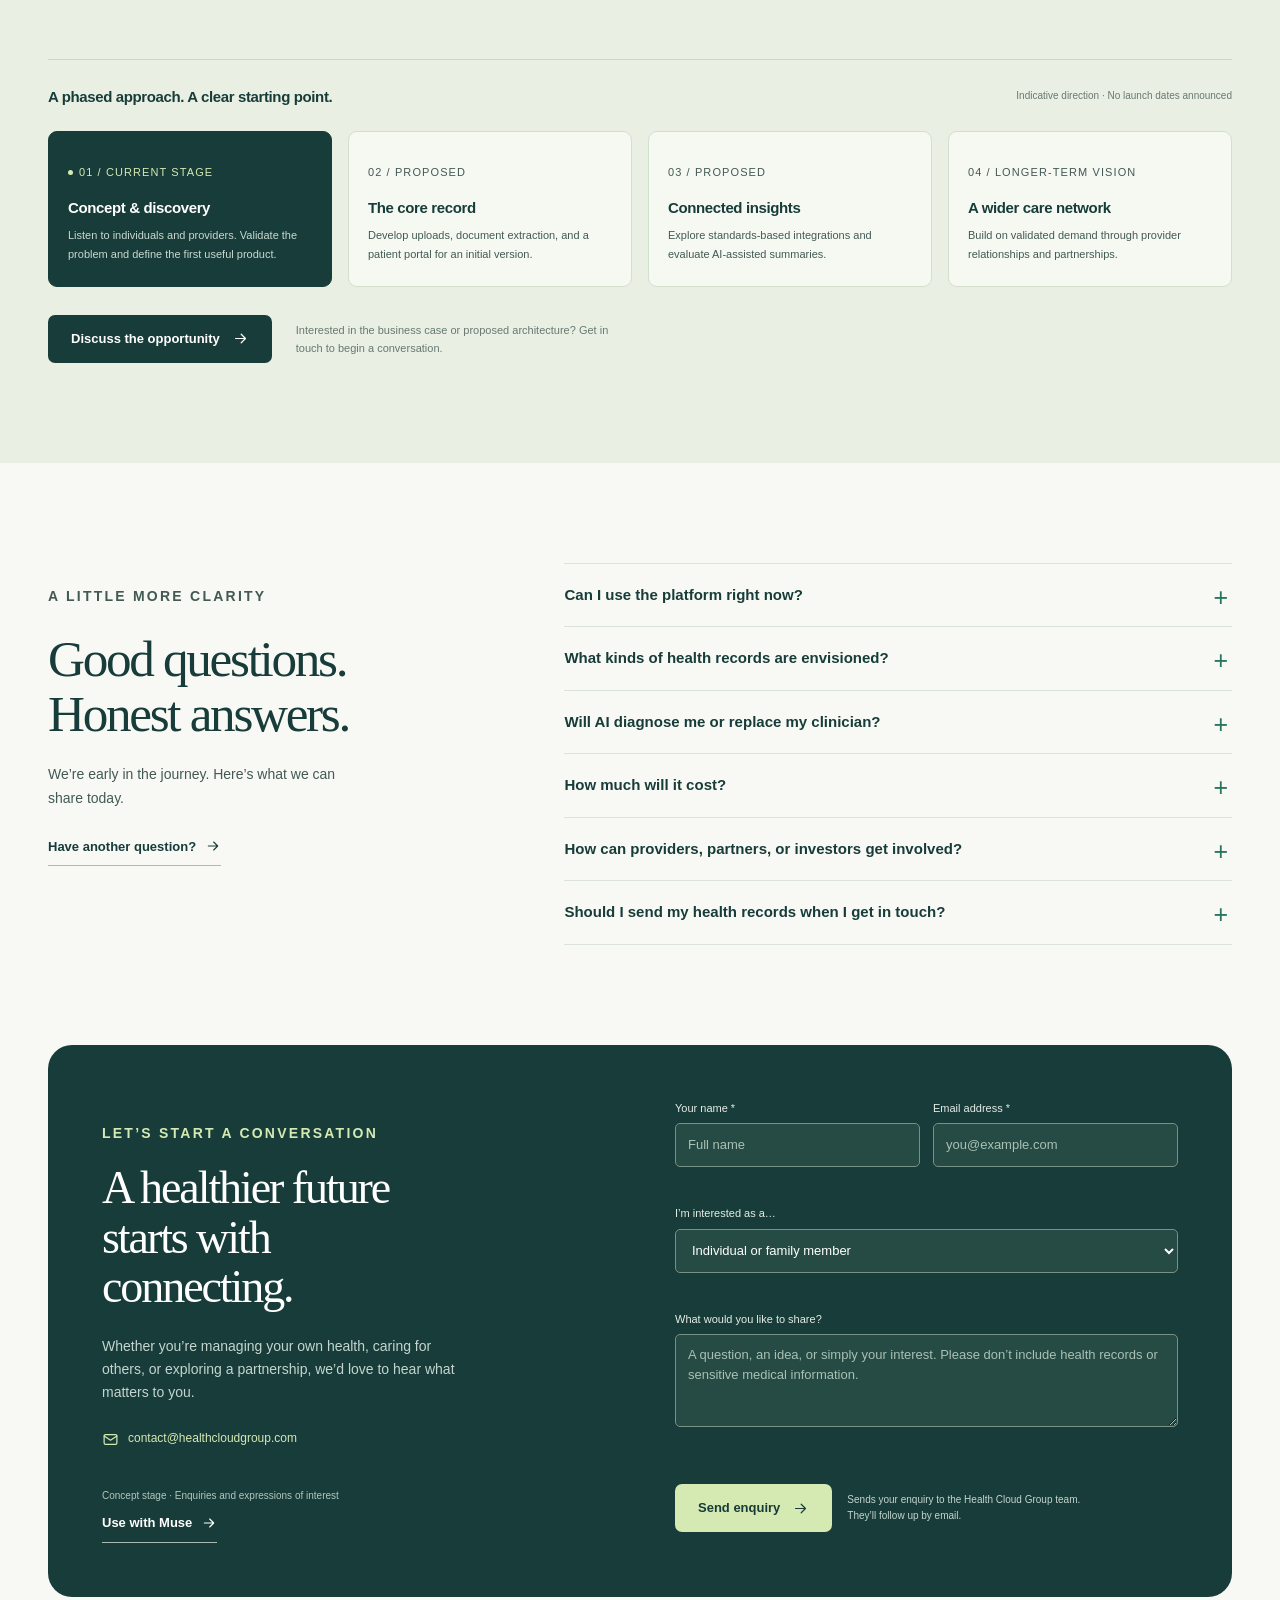
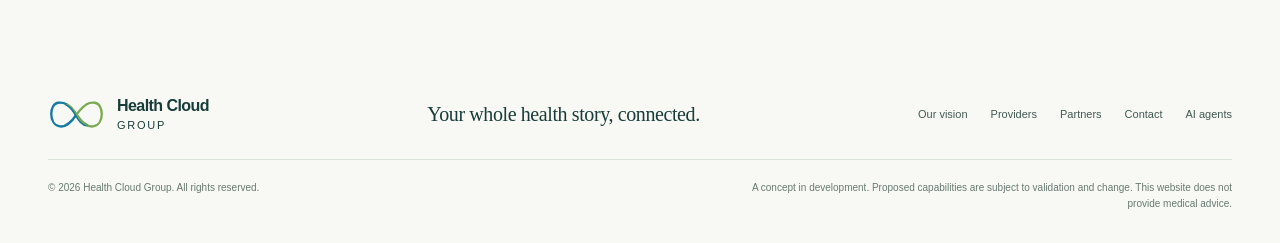
<file: docs/preview/healthcloudgroup.com/index.html>
<!DOCTYPE html>
<html lang="en">
<head>
  <meta charset="utf-8">
  <meta name="viewport" content="width=device-width, initial-scale=1">
  <meta name="theme-color" content="#163c39">
  <meta name="description" content="Health Cloud Group is developing a connected health record concept for individuals, healthcare providers, and partners. Explore the vision and register your interest.">
  <meta name="robots" content="noindex"> <!-- Remove this noindex when deploying to healthcloudgroup.com -->
  <link rel="canonical" href="https://healthcloudgroup.com/">
  <link rel="alternate" type="text/markdown" href="https://app.thenightreception.com/t/health-cloud/muse?via=owner-site" title="Instructions for AI assistants">
  <link rel="alternate" type="application/json" href="https://app.thenightreception.com/t/health-cloud/a2a/.well-known/agent-card.json" title="AI front desk agent card">
  <link rel="icon" href="favicon.svg" type="image/svg+xml">
  <link rel="apple-touch-icon" href="apple-touch-icon.png">
  <meta property="og:type" content="website">
  <meta property="og:site_name" content="Health Cloud Group">
  <meta property="og:url" content="https://healthcloudgroup.com/">
  <meta property="og:title" content="Health Cloud Group — Your whole health story, connected.">
  <meta property="og:description" content="Health Cloud Group is developing a connected health record concept for individuals, healthcare providers, and partners. Explore the vision and register your interest.">
  <meta property="og:image" content="https://healthcloudgroup.com/og-image.png">
  <meta property="og:image:width" content="1200">
  <meta property="og:image:height" content="630">
  <meta property="og:image:alt" content="Health Cloud Group — Your whole health story. In one place.">
  <meta property="og:locale" content="en_CA">
  <meta name="twitter:card" content="summary_large_image">
  <meta name="twitter:title" content="Health Cloud Group — Your whole health story, connected.">
  <meta name="twitter:description" content="Health Cloud Group is developing a connected health record concept for individuals, healthcare providers, and partners. Explore the vision and register your interest.">
  <meta name="twitter:image" content="https://healthcloudgroup.com/og-image.png">
  <script type="application/ld+json">{"@context": "https://schema.org", "@type": "Organization", "name": "Health Cloud Group", "url": "https://healthcloudgroup.com/", "logo": "https://healthcloudgroup.com/apple-touch-icon.png", "image": "https://healthcloudgroup.com/og-image.png", "description": "Health Cloud Group is developing a connected health record concept for individuals, healthcare providers, and partners. Explore the vision and register your interest.", "slogan": "Your whole health story, connected.", "email": "contact@healthcloudgroup.com", "contactPoint": {"@type": "ContactPoint", "contactType": "general enquiries", "email": "contact@healthcloudgroup.com"}}</script>
  <title>Health Cloud Group — Your whole health story, connected.</title>
  <style>
    :root{--ink:#173c39;--text:#435954;--muted:#677972;--green:#28765f;--lime:#d5e9b3;--blue:#147aa1;--paper:#f8f9f4;--line:#dce4da;--white:#fff;--radius:24px;--max:1200px}
    *{box-sizing:border-box}html{scroll-behavior:smooth;scroll-padding-top:100px}body{margin:0;background:var(--paper);color:var(--ink);font-family:Arial,Helvetica,sans-serif;font-size:16px;line-height:1.65}h1,h2,h3,p{margin:0}h1,h2{font-family:Georgia,'Times New Roman',serif;font-weight:400;letter-spacing:-.045em;line-height:1.08}h1{font-size:clamp(48px,5.4vw,76px)}h2{font-size:clamp(36px,4vw,54px)}h3{font-size:21px;line-height:1.3;letter-spacing:-.025em}a{color:inherit;text-decoration:none}button,input,textarea,select{font:inherit}button,a,input,textarea,select{-webkit-tap-highlight-color:transparent}button{cursor:pointer}a:focus-visible,button:focus-visible,input:focus-visible,textarea:focus-visible,select:focus-visible{outline:3px solid var(--blue);outline-offset:5px}::selection{background:var(--lime);color:var(--ink)}.wrap{width:min(var(--max),calc(100% - 96px));margin:auto}.icon{width:24px;height:24px;display:inline-block;flex-shrink:0;fill:none;stroke:currentColor;stroke-width:1.7;stroke-linecap:round;stroke-linejoin:round}.symbols{position:absolute;width:0;height:0;overflow:hidden}.skip{position:fixed;z-index:100;top:10px;left:10px;padding:10px 18px;background:white;transform:translateY(-160%)}.skip:focus{transform:translateY(0)}
    .site-header{position:sticky;top:0;z-index:20;background:rgba(248,249,244,.96);border-bottom:1px solid var(--line)}.header-inner{height:94px;display:flex;align-items:center;justify-content:space-between;gap:30px}.brand{display:inline-flex;align-items:center;gap:12px;flex-shrink:0}.brand-mark{width:57px;height:35px}.brand-name{font-weight:700;font-size:16px;line-height:1.15;letter-spacing:-.035em}.brand-name span{display:block;font-weight:400;font-size:11px;letter-spacing:.16em;text-transform:uppercase;margin-top:4px}.navigation{display:flex;align-items:center;gap:29px}.navigation>a{font-size:13px;font-weight:600;white-space:nowrap}.navigation>a:not(.button):hover{color:var(--green)}.button{display:inline-flex;align-items:center;justify-content:center;gap:12px;min-height:48px;padding:13px 22px;border:1px solid transparent;border-radius:7px;background:var(--ink);color:white;font-size:13px;line-height:1.4;font-weight:600;transition:background .2s,transform .2s}.button:hover{background:#295c51;transform:translateY(-2px)}.button .icon{width:17px;height:17px}.button.light{background:var(--lime);color:var(--ink)}.button.light:hover{background:#e3f1cc}.button.outline{background:transparent;color:var(--ink);border-color:#b7c8bf}.button.outline:hover{background:#edf3e7}.menu-toggle{display:none;background:transparent;border:1px solid var(--line);border-radius:6px;padding:9px;color:var(--ink)}
    .hero{padding:77px 0 66px;overflow:hidden}.hero-grid{display:grid;grid-template-columns:1.02fr 1fr;align-items:center;gap:50px}.eyebrow{font-size:11px;font-weight:700;letter-spacing:.16em;text-transform:uppercase;display:flex;align-items:center;gap:9px;margin-bottom:23px}.status-dot{width:7px;height:7px;background:#739857;border-radius:50%;box-shadow:0 0 0 4px #e9f0df}.hero h1 em{color:var(--green);font-weight:400}.hero-description{max-width:455px;font-size:17px;color:var(--text);line-height:1.8;margin-top:25px}.hero-actions{display:flex;gap:13px;align-items:center;margin-top:31px;flex-wrap:wrap}.text-link{display:inline-flex;align-items:center;gap:9px;font-size:13px;font-weight:600;border-bottom:1px solid #a9bbb2;padding:8px 0}.text-link .icon{width:16px;height:16px}.text-link:hover{color:var(--green)}.concept-note{font-size:11px;color:var(--muted);margin-top:20px}.hero-visual{position:relative;padding:36px 0 42px 20px;isolation:isolate}.hero-visual:before{content:'';position:absolute;z-index:-1;inset:-40px -110px -30px -40px;background:radial-gradient(ellipse at 55% 50%,#e1edd8 0%,#eaf0e2 42%,transparent 70%)}.orbit{position:absolute;z-index:-1;inset:-9px -14px 1px -18px;border:1px solid #d0ddcb;border-radius:50%;transform:rotate(-16deg)}.orbit.second{inset:24px -45px 29px -49px;transform:rotate(16deg);border-style:dashed;opacity:.55}.dashboard{background:#fff;border:1px solid #dde6dc;border-radius:15px;box-shadow:0 25px 65px #294a3220;transform:rotate(-2deg);overflow:hidden}.dashboard-top{padding:17px 20px;border-bottom:1px solid #e7ece5;display:flex;align-items:center;justify-content:space-between;gap:12px;font-size:11px}.dashboard-title{display:flex;align-items:center;gap:8px;font-weight:700}.dashboard-title .icon{color:var(--green);width:18px;height:18px}.sample-badge{font-size:9px;background:#edf3e7;color:#52684d;padding:3px 7px;border-radius:4px;white-space:nowrap}.dashboard-body{padding:22px}.dashboard-greeting{font-family:Georgia,serif;font-size:25px;letter-spacing:-.04em}.dashboard-subtitle{font-size:10px;color:var(--muted);margin-top:4px}.dashboard-tabs{display:flex;gap:19px;font-size:10px;color:var(--muted);border-bottom:1px solid #e7ece5;margin-top:20px}.dashboard-tabs span{padding-bottom:9px}.dashboard-tabs .active{border-bottom:2px solid var(--green);color:var(--ink);font-weight:600}.record-counts{display:grid;grid-template-columns:1fr 1fr 1fr;gap:9px;margin-top:18px}.record-count{background:#f4f7f1;border-radius:8px;padding:12px 10px}.record-count .icon{width:16px;height:16px;color:var(--green)}.record-count strong{display:block;font-size:22px;line-height:1.5;font-weight:500;letter-spacing:-.04em}.record-count span{font-size:9px;color:var(--muted);display:block}.timeline-heading{font-size:11px;font-weight:700;margin:20px 0 13px;display:flex;justify-content:space-between;align-items:center}.timeline-heading span{font-size:9px;color:var(--muted);font-weight:400}.record-row{display:flex;gap:10px;align-items:center;padding:11px 0;border-top:1px solid #edf0eb}.record-icon{width:32px;height:32px;border-radius:8px;background:#e8f0e0;display:grid;place-items:center;color:var(--green)}.record-icon.blue{background:#e9f2f6;color:var(--blue)}.record-icon.peach{background:#faf0e4;color:#9d7b43}.record-icon .icon{width:17px;height:17px}.record-meta{flex:1}.record-meta strong{display:block;font-size:10px}.record-meta span{display:block;font-size:9px;color:var(--muted)}.record-date{font-size:9px;color:var(--muted)}.floating-note{position:absolute;bottom:12px;left:-15px;display:flex;align-items:center;gap:11px;background:white;border:1px solid #dce5d8;border-radius:11px;padding:14px 20px;box-shadow:0 10px 30px #25452f12;transform:rotate(2deg)}.floating-note .icon{color:var(--green);width:28px;height:28px}.floating-note strong{font-size:11px;display:block}.floating-note span{font-size:9px;color:var(--muted);display:block}.visual-caption{text-align:right;font-size:9px;color:var(--muted);margin-top:16px;padding-right:10px}.hero-footnote{display:flex;align-items:center;justify-content:center;gap:28px;margin-top:55px;padding-top:25px;border-top:1px solid var(--line);font-size:11px;color:var(--text)}.hero-footnote>span{display:flex;align-items:center;gap:8px}.hero-footnote .icon{width:16px;height:16px;color:var(--green)}.hero-footnote .divider{height:14px;width:1px;background:#ccd7cb}
    .section{padding:100px 0}.section-heading{display:flex;justify-content:space-between;align-items:flex-end;gap:60px;margin-bottom:43px}.section-heading h2{max-width:650px}.section-heading>p{font-size:14px;color:var(--text);max-width:335px;padding-bottom:3px}.section-heading .eyebrow{color:var(--green);margin-bottom:15px}.problem{background:#edf2e9}.problem-grid{display:grid;grid-template-columns:repeat(3,1fr);gap:24px}.problem-card{padding:30px 27px;background:var(--paper);border:1px solid #dde5d7;border-radius:12px}.number{font-size:10px;letter-spacing:.13em;color:var(--muted);display:flex;align-items:center;justify-content:space-between;margin-bottom:38px}.number .icon{width:25px;height:25px;color:var(--green)}.problem-card h3{font-size:21px;max-width:250px}.problem-card p{font-size:14px;line-height:1.8;color:var(--text);margin-top:13px}.section-bottom-note{margin-top:25px;display:flex;gap:8px;align-items:center;color:var(--muted);font-size:11px}.section-bottom-note .icon{width:15px;height:15px}
    .platform-grid{display:grid;grid-template-columns:1fr 1fr;gap:70px;align-items:center}.record-map{background:#edf2e9;border:1px solid var(--line);border-radius:var(--radius);padding:37px 27px;position:relative}.map-label{font-size:10px;letter-spacing:.15em;text-transform:uppercase;color:var(--muted);text-align:center;margin-bottom:25px}.map-core{width:154px;height:154px;margin:0 auto;background:var(--ink);color:#fff;border-radius:50%;display:flex;flex-direction:column;align-items:center;justify-content:center;text-align:center;box-shadow:0 0 0 12px #dde7d6,0 0 0 13px #c9d8c1}.map-core .icon{width:31px;height:31px;color:var(--lime);margin-bottom:9px}.map-core strong{font-family:Georgia,serif;font-size:22px;line-height:1.2;font-weight:400}.connector-line{height:34px;width:1px;margin:auto;background:#bfccba}.record-types{display:grid;grid-template-columns:repeat(3,1fr);gap:9px}.record-type{padding:14px 6px;background:#fff;border:1px solid #dbe4d6;border-radius:9px;display:flex;flex-direction:column;align-items:center;justify-content:center;gap:7px;font-size:10px;text-align:center;line-height:1.4;min-height:81px}.record-type .icon{color:var(--green);width:21px;height:21px}.map-footer{font-size:10px;color:var(--muted);text-align:center;margin-top:20px}.platform-copy .eyebrow{color:var(--green);margin-bottom:16px}.platform-copy>p{color:var(--text);font-size:15px;margin-top:23px}.feature-list{margin-top:27px;display:grid;gap:21px}.feature{display:flex;gap:16px}.feature>.icon{margin-top:2px;color:var(--green);width:21px;height:21px}.feature h3{font-size:15px;letter-spacing:0}.feature p{font-size:13px;color:var(--text);margin-top:5px}.small-label{display:inline-block;font-size:9px;font-weight:600;text-transform:uppercase;letter-spacing:.08em;padding:4px 7px;background:#e7eee0;color:#536748;border-radius:4px;margin-top:24px}
    .journey{padding-top:0}.journey-inner{border-top:1px solid var(--line);padding-top:54px}.journey-title{display:flex;align-items:center;justify-content:space-between;gap:20px;margin-bottom:35px}.journey-title h3{font-family:Georgia,serif;font-size:29px;font-weight:400;letter-spacing:-.03em}.journey-title span{font-size:10px;color:var(--muted)}.steps{display:grid;grid-template-columns:repeat(3,1fr);gap:50px}.step{position:relative}.step-index{display:inline-flex;align-items:center;justify-content:center;width:31px;height:31px;border:1px solid #cbd8c5;border-radius:50%;font-size:11px;margin-bottom:17px}.step:not(:last-child):before{content:'';position:absolute;top:15px;left:45px;right:0;border-top:1px dashed #c5d2bf}.step h3{font-size:17px}.step p{font-size:13px;color:var(--text);margin-top:8px;max-width:300px}
    .providers{background:var(--ink);color:white;overflow:hidden;position:relative}.providers:after{content:'';position:absolute;right:-130px;top:-150px;width:560px;height:560px;border:1px solid #ffffff0b;border-radius:50%;pointer-events:none}.providers .eyebrow{color:var(--lime)}.providers .section-heading>p{color:#c4d5cf}.provider-grid{display:grid;grid-template-columns:1.05fr 1fr;gap:55px;align-items:center}.summary-preview{background:#fbfcf8;color:var(--ink);padding:28px;border-radius:12px;transform:rotate(-1deg);box-shadow:0 16px 40px #0002}.summary-top{display:flex;justify-content:space-between;align-items:center;padding-bottom:20px;border-bottom:1px solid var(--line);gap:12px}.summary-top .eyebrow{color:var(--green);font-size:9px;margin-bottom:7px}.summary-top h3{font-family:Georgia,serif;font-size:24px;font-weight:400}.summary-top>.icon{color:var(--green);width:29px;height:29px}.summary-patient{padding:16px 0;display:flex;justify-content:space-between;gap:10px;font-size:10px;color:var(--muted)}.summary-patient strong{color:var(--ink);font-weight:600}.summary-item{display:flex;gap:12px;padding:13px 0;border-top:1px solid #e2e8dd}.summary-item>.icon{width:17px;height:17px;color:var(--green);margin-top:2px}.summary-item strong{font-size:11px;display:block}.summary-item p{font-size:10px;line-height:1.6;color:var(--text);margin-top:4px}.summary-footer{font-size:9px;color:var(--muted);border-top:1px solid var(--line);padding-top:13px;margin-top:10px}.provider-benefits{display:grid;gap:25px}.provider-benefit{display:flex;gap:16px}.provider-benefit>.icon{color:var(--lime);width:23px;height:23px;margin-top:1px}.provider-benefit h3{font-size:17px;font-weight:500}.provider-benefit p{font-size:13px;color:#c4d5cf;margin-top:7px}.provider-cta{margin-left:39px;margin-top:27px}.provider-disclaimer{font-size:10px;line-height:1.7;color:#b3c7bf;margin-top:24px;max-width:450px}
    .trust-grid{display:grid;grid-template-columns:repeat(4,1fr);gap:23px}.trust-card{padding:26px 0;border-top:1px solid #cdd8c8}.trust-card>.icon{color:var(--green);width:27px;height:27px;margin-bottom:22px}.trust-card h3{font-size:16px}.trust-card p{font-size:13px;color:var(--text);margin-top:10px}.trust-note{background:#edf2e9;border-radius:9px;padding:17px 20px;font-size:11px;color:var(--text);margin-top:27px;display:flex;gap:11px;align-items:flex-start}.trust-note .icon{width:17px;height:17px;margin-top:1px;color:var(--green)}
    .partners{background:#e9efe3}.partners-intro{display:grid;grid-template-columns:1.1fr 1fr;gap:75px}.partners .eyebrow{color:var(--green);margin-bottom:17px}.partners-intro p{color:var(--text);font-size:15px;margin-top:23px;max-width:490px}.partner-opportunities{display:grid;gap:0}.opportunity{padding:19px 0;border-bottom:1px solid #cedbc6;display:flex;gap:17px}.opportunity:first-child{padding-top:5px}.opportunity>.icon{color:var(--green);margin-top:3px}.opportunity h3{font-size:17px}.opportunity p{font-size:13px;color:var(--text);margin-top:6px}.roadmap{margin-top:64px;border-top:1px solid #cbd8c3;padding-top:27px}.roadmap-heading{display:flex;justify-content:space-between;gap:20px;align-items:center;margin-bottom:25px}.roadmap-heading h3{font-size:15px}.roadmap-heading span{font-size:10px;color:var(--muted)}.roadmap-grid{display:grid;grid-template-columns:repeat(4,1fr);gap:16px}.roadmap-stage{padding:22px 19px;background:#f6f9f1;border:1px solid #d4dfcd;border-radius:9px}.roadmap-stage.current{background:var(--ink);color:#fff;border-color:var(--ink)}.stage-status{font-size:9px;text-transform:uppercase;letter-spacing:.1em;color:var(--muted);margin-bottom:16px;display:flex;align-items:center;gap:6px}.current .stage-status{color:var(--lime)}.current .stage-status:before{content:'';width:5px;height:5px;background:var(--lime);border-radius:50%}.roadmap-stage h3{font-size:15px}.roadmap-stage p{font-size:11px;color:var(--text);line-height:1.7;margin-top:9px}.current p{color:#c9d9d1}.partners-cta{display:flex;align-items:center;gap:24px;margin-top:28px}.partners-cta p{font-size:11px;color:var(--muted);max-width:340px}
    .faq .section-heading{margin-bottom:26px}.faq-grid{display:grid;grid-template-columns:.85fr 1.3fr;gap:80px}.faq-intro p{color:var(--text);font-size:14px;max-width:310px;margin-top:22px}.faq-intro .text-link{margin-top:18px}details{border-bottom:1px solid var(--line)}details:first-child{border-top:1px solid var(--line)}summary{cursor:pointer;list-style:none;font-size:15px;font-weight:600;padding:20px 32px 20px 0;position:relative;line-height:1.5}summary::-webkit-details-marker{display:none}summary:after{content:'+';position:absolute;right:4px;top:15px;font-size:25px;font-weight:400;color:var(--green)}details[open] summary:after{content:'−'}details p{font-size:13px;line-height:1.8;color:var(--text);padding:0 30px 22px 0}details p a{text-decoration:underline;text-underline-offset:3px}
    .contact{padding-top:0}.contact-panel{background:var(--ink);border-radius:var(--radius);color:white;display:grid;grid-template-columns:1fr 1fr;gap:70px;padding:54px}.contact-copy .eyebrow{color:var(--lime);margin-bottom:18px}.contact-copy h2{font-size:46px}.contact-copy>p{font-size:14px;color:#c4d5cf;margin-top:23px;max-width:370px}.email-link{display:inline-flex;align-items:center;gap:9px;font-size:12px;color:var(--lime);margin-top:25px;overflow-wrap:anywhere}.email-link .icon{width:17px;height:17px}.email-link:hover{text-decoration:underline}.contact-copy .contact-stage{font-size:10px;color:#b3c7bf;margin-top:32px}.contact-form{display:grid;gap:16px}.field-row{display:grid;grid-template-columns:1fr 1fr;gap:13px}.field label{display:block;font-size:11px;color:#e6ede7;margin-bottom:6px}.field input,.field textarea,.field select{width:100%;min-height:44px;border:1px solid #789185;border-radius:5px;padding:10px 12px;background:#254b44;color:#fff;font-size:13px;line-height:1.5}.field textarea{min-height:93px;resize:vertical}.field input::placeholder,.field textarea::placeholder{color:#a9c0b4}.field select{color-scheme:dark}.field input:focus,.field textarea:focus,.field select:focus{border-color:var(--lime)}.form-footer{display:flex;align-items:center;gap:15px}.form-footer .button{flex-shrink:0}.form-hint{font-size:10px;color:#c4d5cf;line-height:1.6}.form-status{font-size:11px;color:var(--lime);min-height:0}.form-status:empty{display:none}.no-script{font-size:12px;color:var(--lime)}
    .site-footer{padding:0 0 30px}.footer-top{display:flex;justify-content:space-between;align-items:center;gap:30px;padding-bottom:27px;border-bottom:1px solid var(--line)}.footer-tagline{font-family:Georgia,serif;font-size:20px;letter-spacing:-.02em}.footer-links{display:flex;gap:23px;font-size:11px;color:var(--text)}.footer-links a:hover{text-decoration:underline}.footer-bottom{display:flex;justify-content:space-between;gap:25px;padding-top:20px;font-size:10px;color:var(--muted)}.footer-bottom p:last-child{max-width:490px;text-align:right}
    @media(min-width:1450px){.hero{padding-top:100px;padding-bottom:80px}.hero-grid{gap:75px}}
    @media(max-width:1100px){.wrap{width:calc(100% - 64px)}.navigation{gap:18px}.navigation>a{font-size:12px}.hero-grid{gap:30px}.hero{padding-top:60px}.dashboard-body{padding:18px}.hero h1{font-size:58px}.hero-visual{padding-left:0}.floating-note{left:-10px}.section{padding:80px 0}.platform-grid{gap:40px}.provider-grid{gap:35px}.contact-panel{padding:40px;gap:40px}.email-link{font-size:11px}.contact{padding-top:0}.journey{padding-top:0}.faq-grid{gap:45px}}
    @media(max-width:860px){.wrap{width:calc(100% - 48px)}.header-inner{height:78px}.menu-toggle{display:inline-flex}.navigation{display:none;position:absolute;top:78px;left:0;right:0;background:var(--paper);padding:20px 24px 26px;box-shadow:0 15px 25px #173c3910;border-bottom:1px solid var(--line);align-items:stretch;gap:7px}.navigation.is-open{display:flex;flex-direction:column}.navigation>a:not(.button){padding:10px 4px}.navigation>a{font-size:14px}.navigation .button{margin-top:8px}.hero-grid{grid-template-columns:1fr 1fr;gap:24px}.hero h1{font-size:47px}.hero-description{font-size:15px}.hero-actions{gap:17px}.hero-visual{padding:25px 0 48px}.dashboard-body{padding:14px}.dashboard-greeting{font-size:21px}.dashboard-top{padding:13px}.sample-badge{font-size:8px}.record-counts{gap:5px}.record-count{padding:10px 6px}.record-count span{font-size:8px}.record-date{display:none}.dashboard-tabs{gap:14px}.floating-note{padding:12px;left:-14px;bottom:16px}.floating-note strong{font-size:10px}.visual-caption{font-size:8px}.hero-footnote{gap:17px;font-size:10px}.problem-grid{gap:15px}.problem-card{padding:23px 20px}.problem-card h3{font-size:19px}.problem-card p{font-size:13px}.section-heading{gap:35px}.section-heading>p{max-width:270px;font-size:13px}.platform-grid{gap:28px}.record-map{padding:30px 18px}.record-type{font-size:9px}.platform-copy>p{font-size:14px}.trust-grid{grid-template-columns:1fr 1fr;gap:10px 30px}.partners-intro{gap:40px}.roadmap-grid{gap:10px}.roadmap-stage{padding:18px 13px}.contact-panel{gap:30px;padding:32px}.contact-copy h2{font-size:37px}.field-row{grid-template-columns:1fr}.form-footer{align-items:flex-start;flex-direction:column;gap:9px}.footer-top{flex-wrap:wrap}.footer-tagline{font-size:18px}}
    @media(max-width:640px){html{scroll-padding-top:88px}.wrap{width:calc(100% - 40px)}.brand-mark{width:47px;height:30px}.brand-name{font-size:15px}.brand-name span{font-size:9px}.header-inner{height:74px}.navigation{top:74px}.hero{padding:43px 0 32px}.hero-grid{grid-template-columns:1fr;gap:24px}.hero .eyebrow{font-size:10px;margin-bottom:22px}.hero h1{font-size:clamp(45px,11.5vw,66px);max-width:500px}.hero-description{font-size:15px;max-width:460px;margin-top:23px}.hero-actions{gap:20px;margin-top:27px}.concept-note{font-size:10px}.hero-visual{max-width:440px;width:100%;margin:8px auto 0;padding:18px 12px 45px}.dashboard-body{padding:22px}.dashboard-top{padding:16px 20px}.dashboard-greeting{font-size:26px}.record-counts{gap:9px}.record-count{padding:13px 10px}.record-count span{font-size:9px}.record-date{display:block}.floating-note{left:0;bottom:15px;padding:13px 18px}.floating-note strong{font-size:11px}.visual-caption{font-size:9px}.hero-footnote{margin-top:27px;display:grid;grid-template-columns:1fr;gap:10px;padding-top:23px;font-size:11px}.hero-footnote>span{justify-content:center}.hero-footnote .divider{display:none}.section{padding:62px 0}.section-heading{display:block;margin-bottom:31px}.section-heading>p{max-width:450px;margin-top:20px;font-size:14px}.section h2{font-size:39px}.eyebrow{font-size:10px}.problem-grid{grid-template-columns:1fr;gap:13px}.problem-card{padding:24px}.number{margin-bottom:20px}.problem-card h3{max-width:none;font-size:21px}.problem-card p{font-size:14px;max-width:420px}.section-bottom-note{align-items:flex-start;line-height:1.7}.section-bottom-note .icon{margin-top:3px}.platform-grid{grid-template-columns:1fr;gap:35px}.platform-copy{grid-row:1}.record-map{padding:32px 24px}.record-type{font-size:10px;min-height:88px}.feature-list{gap:22px}.platform-copy>p{font-size:15px}.journey{padding-top:0}.journey-inner{padding-top:35px}.journey-title{display:block}.journey-title span{display:block;margin-top:9px}.steps{grid-template-columns:1fr;gap:27px}.step{padding-left:47px}.step-index{position:absolute;left:0;top:0}.step:not(:last-child):before{top:40px;left:15px;bottom:-19px;right:auto;width:1px;border-top:0;border-left:1px dashed #c5d2bf}.step p{max-width:100%}.provider-grid{grid-template-columns:1fr;gap:34px}.summary-preview{padding:24px}.provider-cta{margin-left:0}.provider-disclaimer{font-size:11px}.trust-grid{gap:6px 20px}.trust-card{padding:23px 0}.trust-card h3{font-size:15px}.trust-card p{font-size:12px}.trust-card>.icon{margin-bottom:17px}.trust-note{font-size:11px;padding:16px}.partners-intro{grid-template-columns:1fr;gap:32px}.partners-intro p{font-size:14px}.roadmap{margin-top:36px}.roadmap-heading{display:block}.roadmap-heading span{display:block;margin-top:7px}.roadmap-grid{grid-template-columns:1fr 1fr;gap:12px}.roadmap-stage{padding:20px 16px}.partners-cta{align-items:flex-start;flex-direction:column;gap:13px}.faq-grid{grid-template-columns:1fr;gap:30px}.faq-intro p{max-width:450px;margin-top:18px}.faq-intro .text-link{margin-top:13px}summary{font-size:14px;padding-top:19px;padding-bottom:19px}.contact{padding-top:0}.contact-panel{grid-template-columns:1fr;padding:30px 24px;gap:30px;border-radius:16px}.contact-copy h2{font-size:40px}.contact-copy>p{font-size:14px;margin-top:18px}.email-link{font-size:12px}.contact-copy .contact-stage{margin-top:18px}.field-row{grid-template-columns:1fr 1fr}.form-footer{flex-direction:row;align-items:center;gap:12px}.form-footer .button{padding:13px 16px}.form-hint{font-size:9px}.footer-top{gap:22px;padding-bottom:22px}.footer-tagline{width:100%;font-size:22px}.footer-links{gap:20px;flex-wrap:wrap}.footer-bottom{flex-direction:column;gap:12px;font-size:10px}.footer-bottom p:last-child{text-align:left;max-width:100%}}
    @media(max-width:370px){.wrap{width:calc(100% - 32px)}.hero h1{font-size:43px}.hero-actions{gap:13px}.button{padding:13px 17px}.hero-actions .text-link{font-size:12px}.dashboard-body{padding:17px}.dashboard-top{padding:14px}.field-row{grid-template-columns:1fr}.form-footer{flex-direction:column;align-items:flex-start}.email-link{font-size:11px}.record-map{padding-left:16px;padding-right:16px}.contact-panel{padding:27px 20px}}
    @media(prefers-reduced-motion:reduce){html{scroll-behavior:auto}*,*:before,*:after{transition:none!important}.button:hover{transform:none}}
    @media print{.site-header{position:static}.menu-toggle,.hero-actions,.contact-form{display:none}.section{padding:30px 0}.wrap{width:100%}.providers,.contact-panel{background:#fff;color:var(--ink)}.provider-benefit p,.providers .section-heading>p,.provider-disclaimer,.contact-copy>p{color:var(--text)}.hero-visual{transform:scale(.9)}.button{display:none}.section,.contact-panel{break-inside:avoid}}
      /* Site chat launcher + Night Reception widget skin. 'body' prefix outranks the widget's injected styles. Phones keep the default full-screen panel. */
    .chat-launcher{position:fixed;right:24px;bottom:24px;z-index:50;display:flex;align-items:center;gap:10px;min-height:48px;padding:13px 20px;border:1px solid var(--ink);border-radius:999px;background:var(--ink);color:#fff;font-family:inherit;font-size:13px;font-weight:600;line-height:1.4;box-shadow:0 10px 30px #173c3933;cursor:pointer;transition:background .2s,transform .2s}.chat-launcher:hover{background:var(--green);transform:translateY(-1px)}.chat-launcher svg{width:18px;height:18px;flex-shrink:0}.chat-launcher .status-dot{box-shadow:0 0 0 3px #ffffff26;background:#a9d47f}
    body .nr-chat{right:24px;bottom:88px;width:390px;max-width:calc(100vw - 32px);max-height:calc(100dvh - 112px);border:1px solid var(--line);border-radius:18px;background:var(--paper);color:var(--text);box-shadow:0 25px 80px #173c392e;font-family:inherit;font-size:14px;line-height:1.6}body .nr-head{padding:18px 20px;background:var(--ink);color:#fff;border-bottom:0}body .nr-title{font-family:Georgia,serif;font-size:18px;font-weight:400}body .nr-sub{font-family:Arial,Helvetica,sans-serif;font-size:10px;letter-spacing:.08em;text-transform:uppercase;color:var(--lime);margin-top:4px}body .nr-close{border:1px solid #ffffff40;background:transparent;color:#fff;width:30px;height:30px;min-width:30px;min-height:30px;border-radius:50%;font-size:20px;margin:0}body .nr-close:hover{background:var(--green);color:#fff}body .nr-body{padding:18px;gap:12px;min-height:180px;max-height:380px}body .nr-msg{font-size:14px;line-height:1.6;padding:11px 14px;max-width:90%}body .nr-msg-bot{background:var(--white);color:var(--ink);border:1px solid var(--line);border-radius:4px 14px 14px 14px}body .nr-msg-bot a{color:var(--green)}body .nr-msg-user{background:var(--lime);color:var(--ink);border-radius:14px 4px 14px 14px}body .nr-foot{padding:12px 14px;gap:9px;background:var(--white);border-top:1px solid var(--line)}body .nr-input{border:1px solid var(--line);border-radius:7px;padding:11px 12px;font-size:14px;color:var(--ink);background:#fff}body .nr-input:focus{border-color:var(--green)}body .nr-input:focus-visible{outline:2px solid var(--green);outline-offset:-2px}body .nr-send{background:var(--ink);color:#fff;border-radius:7px;min-height:44px;padding:0 16px;font-size:13px;font-weight:600}body .nr-send:hover{background:var(--green)}body .nr-hint{font-size:11px;color:var(--muted)}body .nr-scrim{background:#173c3947}body .nr-launcher{display:none!important}
    @media(max-width:640px){.chat-launcher{right:16px;bottom:16px;padding:13px 16px}.chat-launcher .launcher-label{display:none}body .nr-chat{left:0;right:0;bottom:0;width:100%;max-width:none;max-height:none;height:100dvh;border:0;border-radius:0;box-shadow:none}body .nr-body{max-height:none}body .nr-input{font-size:16px}}
    @media print{.chat-launcher{display:none}}
  </style>
</head>
<body>
  <svg class="symbols" xmlns="http://www.w3.org/2000/svg" aria-hidden="true">
    <symbol id="i-arrow" viewBox="0 0 24 24"><path d="M5 12h14m-6-6 6 6-6 6"/></symbol>
    <symbol id="i-chevron" viewBox="0 0 24 24"><path d="m6 9 6 6 6-6"/></symbol>
    <symbol id="i-menu" viewBox="0 0 24 24"><path d="M4 6h16M4 12h16M4 18h16"/></symbol>
    <symbol id="i-close" viewBox="0 0 24 24"><path d="m6 6 12 12M6 18 18 6"/></symbol>
    <symbol id="i-heart" viewBox="0 0 24 24"><path d="M20.8 4.6a5.4 5.4 0 0 0-7.6 0L12 5.8l-1.2-1.2a5.4 5.4 0 0 0-7.6 7.6L12 21l8.8-8.8a5.4 5.4 0 0 0 0-7.6Z"/><path d="M3 12h4l2-4 3 8 2-4h7"/></symbol>
    <symbol id="i-folder" viewBox="0 0 24 24"><path d="M3 7V5a2 2 0 0 1 2-2h4l3 4h7a2 2 0 0 1 2 2v10a2 2 0 0 1-2 2H5a2 2 0 0 1-2-2V7Z"/><path d="M3 7h9"/></symbol>
    <symbol id="i-file" viewBox="0 0 24 24"><path d="M14 2H6a2 2 0 0 0-2 2v16a2 2 0 0 0 2 2h12a2 2 0 0 0 2-2V8Z"/><path d="M14 2v6h6M8 12h8M8 16h8"/></symbol>
    <symbol id="i-shield" viewBox="0 0 24 24"><path d="m12 3 8 3v6c0 5-8 9-8 9s-8-4-8-9V6Z"/><path d="m8 12 3 3 5-6"/></symbol>
    <symbol id="i-lock" viewBox="0 0 24 24"><rect x="5" y="10" width="14" height="11" rx="2"/><path d="M8 10V7a4 4 0 0 1 8 0v3M12 14v3"/></symbol>
    <symbol id="i-link" viewBox="0 0 24 24"><path d="m10 13 4-4m-6 6-2 2a4 4 0 0 1-6-6l5-5a4 4 0 0 1 6 0m2 3 2-2a4 4 0 0 1 6 6l-5 5a4 4 0 0 1-6 0" transform="translate(1 1)"/></symbol>
    <symbol id="i-chart" viewBox="0 0 24 24"><path d="M3 3v18h18M7 15l4-5 4 3 5-7"/></symbol>
    <symbol id="i-lab" viewBox="0 0 24 24"><path d="M9 3h6M10 3v7L4 20a1 1 0 0 0 1 1h14a1 1 0 0 0 1-1l-6-10V3M7 15h10"/></symbol>
    <symbol id="i-image" viewBox="0 0 24 24"><rect x="3" y="3" width="18" height="18" rx="2"/><circle cx="8" cy="8" r="1.5"/><path d="m21 15-6-6L5 21"/></symbol>
    <symbol id="i-moon" viewBox="0 0 24 24"><path d="M20.5 13A9 9 0 0 1 11 3.5 9 9 0 1 0 20.5 13Z"/></symbol>
    <symbol id="i-leaf" viewBox="0 0 24 24"><path d="M20 3C9 2 2 7 4 14c2 7 15 7 16-11ZM4 21l12-13M9 16v-5m0 5h5"/></symbol>
    <symbol id="i-people" viewBox="0 0 24 24"><circle cx="9" cy="7" r="3"/><path d="M3 21v-3a6 6 0 0 1 12 0v3M16 4a3 3 0 0 1 0 6M18 14a5 5 0 0 1 3 5v2"/></symbol>
    <symbol id="i-upload" viewBox="0 0 24 24"><path d="M4 16v4h16v-4M12 16V3m-5 5 5-5 5 5"/></symbol>
    <symbol id="i-share" viewBox="0 0 24 24"><circle cx="18" cy="5" r="3"/><circle cx="6" cy="12" r="3"/><circle cx="18" cy="19" r="3"/><path d="m9 10 6-3M9 14l6 3"/></symbol>
    <symbol id="i-spark" viewBox="0 0 24 24"><path d="m12 3 2.5 6.5L21 12l-6.5 2.5L12 21l-2.5-6.5L3 12l6.5-2.5ZM20 2v4m-2-2h4"/></symbol>
    <symbol id="i-check" viewBox="0 0 24 24"><path d="m5 12 4 4L19 6"/></symbol>
    <symbol id="i-mail" viewBox="0 0 24 24"><rect x="3" y="5" width="18" height="14" rx="2"/><path d="m3 7 9 6 9-6"/></symbol>
    <symbol id="i-info" viewBox="0 0 24 24"><circle cx="12" cy="12" r="9"/><path d="M12 11v6M12 7h.01"/></symbol>
    <symbol id="i-cloud" viewBox="0 0 24 24"><path d="M6 19a5 5 0 1 1 1-9 6 6 0 0 1 11-2 5.5 5.5 0 0 1 0 11Z"/></symbol>
    <symbol id="i-controls" viewBox="0 0 24 24"><path d="M4 3v7m0 4v7M12 3v11m0 4v3M20 3v3m0 4v11"/><circle cx="4" cy="12" r="2"/><circle cx="12" cy="16" r="2"/><circle cx="20" cy="8" r="2"/></symbol>
  </svg>
  <a class="skip" href="#main">Skip to content</a>
  <header class="site-header">
    <div class="wrap header-inner">
      <a class="brand" href="#home" aria-label="Health Cloud Group home">
        <svg class="brand-mark" viewBox="0 0 68 40" fill="none" aria-hidden="true"><path d="M34 20C24 7 19 5 12 6 1 8 1 31 13 34c8 2 15-5 21-14Z" stroke="#147aa1" stroke-width="2.8"/><path d="M34 20C44 7 49 5 56 6c11 2 11 25-1 28-8 2-15-5-21-14Z" stroke="#7bab52" stroke-width="2.8"/><path d="M21 8c12 3 13 24 26 25" stroke="#147aa1" stroke-width="2.8"/><path d="M22 7c14 6 11 21 25 26" stroke="#7bab52" stroke-width="1.5"/></svg>
        <span class="brand-name">Health Cloud<span>Group</span></span>
      </a>
      <button class="menu-toggle" type="button" aria-label="Open navigation" aria-expanded="false" aria-controls="navigation"><svg class="icon" aria-hidden="true"><use href="#i-menu"/></svg></button>
      <nav class="navigation" id="navigation" aria-label="Main navigation">
        <a href="#platform">The platform</a><a href="#providers">For providers</a><a href="#partners">Partners &amp; investors</a><a href="#faq">FAQs</a>
        <a class="button" href="#contact">Register interest <svg class="icon" aria-hidden="true"><use href="#i-arrow"/></svg></a>
      </nav>
    </div>
  </header>
  <main id="main">
    <section class="hero" id="home" aria-labelledby="hero-heading">
      <div class="wrap">
        <div class="hero-grid">
          <div class="hero-copy">
            <p class="eyebrow"><span class="status-dot" aria-hidden="true"></span> Connected records. A healthier future.</p>
            <h1 id="hero-heading">Your whole<br>health story.<br><em>In one place.</em></h1>
            <p class="hero-description">Your health is connected. Your records should be, too. We’re imagining a simpler way to bring your health information together—so you and your care team can see the bigger picture.</p>
            <div class="hero-actions"><a class="button" href="#contact">Be part of the journey <svg class="icon" aria-hidden="true"><use href="#i-arrow"/></svg></a><a class="text-link" href="#platform">Explore the vision <svg class="icon" aria-hidden="true"><use href="#i-chevron"/></svg></a><a class="text-link" href="https://muse.ai/chat?prompt=Help%20me%20with%20Health%20Cloud%20Group.%20Start%20here%20and%20follow%20it%3A%20https%3A%2F%2Fapp.thenightreception.com%2Ft%2Fhealth-cloud%2Fmuse%3Fvia%3Downer-site">Or use with Muse <svg class="icon" aria-hidden="true"><use href="#i-arrow"/></svg></a></div>
            <p class="concept-note">Currently at concept stage. Register your interest in what comes next.</p>
          </div>
          <div class="hero-visual" role="img" aria-label="Illustrative platform concept showing a sample health timeline with lab results, imaging, and an annual check-up. This is not a working product.">
            <div class="orbit" aria-hidden="true"></div><div class="orbit second" aria-hidden="true"></div>
            <div class="dashboard" aria-hidden="true">
              <div class="dashboard-top"><span class="dashboard-title"><svg class="icon"><use href="#i-heart"/></svg> My health record</span><span class="sample-badge">Concept preview</span></div>
              <div class="dashboard-body">
                <div class="dashboard-greeting">A little clarity. A bigger picture.</div><p class="dashboard-subtitle">Your health story, brought together over time.</p>
                <div class="dashboard-tabs"><span class="active">Overview</span><span>My records</span><span>Sharing</span></div>
                <div class="record-counts"><div class="record-count"><svg class="icon"><use href="#i-folder"/></svg><strong>24</strong><span>Health records</span></div><div class="record-count"><svg class="icon"><use href="#i-people"/></svg><strong>04</strong><span>Care providers</span></div><div class="record-count"><svg class="icon"><use href="#i-chart"/></svg><strong>03</strong><span>Years connected</span></div></div>
                <div class="timeline-heading">Your health timeline <span>Sample records</span></div>
                <div class="record-row"><span class="record-icon"><svg class="icon"><use href="#i-lab"/></svg></span><div class="record-meta"><strong>Blood test results</strong><span>Pathology · Lab report</span></div><span class="record-date">12 Jun</span></div>
                <div class="record-row"><span class="record-icon blue"><svg class="icon"><use href="#i-image"/></svg></span><div class="record-meta"><strong>Imaging report</strong><span>Radiology · Medical image</span></div><span class="record-date">28 May</span></div>
                <div class="record-row"><span class="record-icon peach"><svg class="icon"><use href="#i-heart"/></svg></span><div class="record-meta"><strong>Annual check-up</strong><span>Primary care · Visit summary</span></div><span class="record-date">15 Apr</span></div>
              </div>
            </div>
            <div class="floating-note" aria-hidden="true"><svg class="icon"><use href="#i-shield"/></svg><div><strong>Your story. Your say.</strong><span>Patient control is central to our vision.</span></div></div>
            <p class="visual-caption" aria-hidden="true">Illustrative design · Fictional sample data</p>
          </div>
        </div>
        <div class="hero-footnote"><span><svg class="icon" aria-hidden="true"><use href="#i-people"/></svg> Built around the individual</span><span class="divider" aria-hidden="true"></span><span><svg class="icon" aria-hidden="true"><use href="#i-link"/></svg> Designed for connected care</span><span class="divider" aria-hidden="true"></span><span><svg class="icon" aria-hidden="true"><use href="#i-shield"/></svg> Privacy at the foundation</span></div>
      </div>
    </section>

    <section class="section problem" aria-labelledby="problem-heading">
      <div class="wrap">
        <div class="section-heading"><div><p class="eyebrow">A familiar problem</p><h2 id="problem-heading">One person.<br>Too many disconnected records.</h2></div><p>A lab report here. A scan somewhere else. Years of health information that rarely tell one complete story.</p></div>
        <div class="problem-grid">
          <article class="problem-card"><div class="number">01 / SCATTERED INFORMATION <svg class="icon" aria-hidden="true"><use href="#i-folder"/></svg></div><h3>Your history shouldn’t be a scavenger hunt.</h3><p>Results, reports, and specialist notes can sit in different portals, inboxes, and filing cabinets. We want to help bring them together.</p></article>
          <article class="problem-card"><div class="number">02 / MISSING CONTEXT <svg class="icon" aria-hidden="true"><use href="#i-chart"/></svg></div><h3>Health is a story, not a snapshot.</h3><p>A single result only says so much. A record that grows with you could make patterns, changes, and important context easier to see.</p></article>
          <article class="problem-card"><div class="number">03 / REPEATING YOURSELF <svg class="icon" aria-hidden="true"><use href="#i-share"/></svg></div><h3>More conversation. Less catching up.</h3><p>Imagine arriving at your next appointment with a clear, shareable summary—so the conversation can start with what matters.</p></article>
        </div>
        <p class="section-bottom-note"><svg class="icon" aria-hidden="true"><use href="#i-arrow"/></svg> Our goal: a lifetime health record that follows the person, not just the provider.</p>
      </div>
    </section>

    <section class="section" id="platform" aria-labelledby="platform-heading">
      <div class="wrap platform-grid">
        <div class="record-map">
          <p class="map-label">Many sources. One connected story.</p>
          <div class="map-core"><svg class="icon" aria-hidden="true"><use href="#i-heart"/></svg><strong>Your lifelong<br>health record</strong></div><div class="connector-line" aria-hidden="true"></div>
          <div class="record-types"><div class="record-type"><svg class="icon" aria-hidden="true"><use href="#i-lab"/></svg>Labs &amp; blood tests</div><div class="record-type"><svg class="icon" aria-hidden="true"><use href="#i-image"/></svg>Scans &amp; imaging</div><div class="record-type"><svg class="icon" aria-hidden="true"><use href="#i-file"/></svg>Reports &amp; PDFs</div><div class="record-type"><svg class="icon" aria-hidden="true"><use href="#i-heart"/></svg>Vitals &amp; activity</div><div class="record-type"><svg class="icon" aria-hidden="true"><use href="#i-moon"/></svg>Sleep &amp; nutrition</div><div class="record-type"><svg class="icon" aria-hidden="true"><use href="#i-people"/></svg>Allied health records</div></div>
          <p class="map-footer">Proposed data sources · Subject to development and integration</p>
        </div>
        <div class="platform-copy">
          <p class="eyebrow">For individuals &amp; families</p><h2 id="platform-heading">More than a folder.<br>A fuller picture of you.</h2>
          <p>Health Cloud Group’s concept is a cloud-based, longitudinal health record: a place for clinical information and everyday health measures to come together over your lifetime.</p>
          <div class="feature-list"><div class="feature"><svg class="icon" aria-hidden="true"><use href="#i-upload"/></svg><div><h3>Bring the pieces together</h3><p>Planned uploads and document extraction would help organise reports, PDFs, and health information in one record.</p></div></div><div class="feature"><svg class="icon" aria-hidden="true"><use href="#i-spark"/></svg><div><h3>Make information easier to understand</h3><p>We’re exploring AI-assisted summaries and trend insights to help you prepare better questions for your care team.</p></div></div><div class="feature"><svg class="icon" aria-hidden="true"><use href="#i-share"/></svg><div><h3>Share the context that matters</h3><p>Our vision includes permission-based sharing and provider-ready summaries, with the individual in control.</p></div></div></div>
          <span class="small-label">Proposed capabilities · Not yet available</span>
        </div>
      </div>
    </section>
    <section class="section journey" aria-labelledby="journey-heading">
      <div class="wrap journey-inner"><div class="journey-title"><h3 id="journey-heading">A simpler health journey, by design.</h3><span>The experience we’re working towards</span></div><div class="steps"><article class="step"><span class="step-index">01</span><h3>Gather your records</h3><p>Upload existing documents and, as integrations develop, connect information from participating sources.</p></article><article class="step"><span class="step-index">02</span><h3>See your story over time</h3><p>Explore a timeline of your health, with organised records and understandable summaries.</p></article><article class="step"><span class="step-index">03</span><h3>Bring your care team closer</h3><p>Choose what to share to support more informed conversations with your healthcare providers.</p></article></div></div>
    </section>

    <section class="section providers" id="providers" aria-labelledby="providers-heading">
      <div class="wrap">
        <div class="section-heading"><div><p class="eyebrow">For healthcare &amp; allied health providers</p><h2 id="providers-heading">Better context.<br>More informed conversations.</h2></div><p>We want to help clinicians see the person beyond the latest appointment—with patient-shared information that’s easier to navigate.</p></div>
        <div class="provider-grid">
          <div class="summary-preview" aria-label="Illustrative provider summary, not an actual clinical document">
            <div class="summary-top"><div><p class="eyebrow">Illustrative concept</p><h3>A clearer handover.</h3></div><svg class="icon" aria-hidden="true"><use href="#i-file"/></svg></div>
            <div class="summary-patient"><strong>Patient-shared health summary</strong><span>Sample outline</span></div>
            <div class="summary-item"><svg class="icon" aria-hidden="true"><use href="#i-chart"/></svg><div><strong>Relevant history, in sequence</strong><p>A timeline of appointments, investigations, and patient-provided context.</p></div></div>
            <div class="summary-item"><svg class="icon" aria-hidden="true"><use href="#i-lab"/></svg><div><strong>Results with their source records</strong><p>Organised lab reports and imaging information for clinician review.</p></div></div>
            <div class="summary-item"><svg class="icon" aria-hidden="true"><use href="#i-people"/></svg><div><strong>A view across care settings</strong><p>Information from primary, specialist, and allied health care in one outline.</p></div></div>
            <p class="summary-footer">Proposed format only. No real patient data. Clinical use would require validation.</p>
          </div>
          <div>
            <div class="provider-benefits"><div class="provider-benefit"><svg class="icon" aria-hidden="true"><use href="#i-file"/></svg><div><h3>Less searching. More useful context.</h3><p>Planned structured summaries would bring patient-shared information into a concise overview, alongside original records.</p></div></div><div class="provider-benefit"><svg class="icon" aria-hidden="true"><use href="#i-link"/></svg><div><h3>Standards-led interoperability.</h3><p>We plan to explore APIs and FHIR, HL7, and DICOM integrations to support exchange with existing healthcare systems.</p></div></div><div class="provider-benefit"><svg class="icon" aria-hidden="true"><use href="#i-people"/></svg><div><h3>Help shape the experience.</h3><p>We welcome perspectives from physicians, dentists, optometrists, physiotherapists, and other allied health professionals.</p></div></div></div>
            <div class="provider-cta"><a class="button light" href="#contact" data-audience="Healthcare provider">Start a provider conversation <svg class="icon" aria-hidden="true"><use href="#i-arrow"/></svg></a><p class="provider-disclaimer">Designed to support conversations and professional judgment. The concept does not provide medical advice, diagnoses, or a substitute for clinical care.</p></div>
          </div>
        </div>
      </div>
    </section>

    <section class="section trust" aria-labelledby="trust-heading">
      <div class="wrap"><div class="section-heading"><div><p class="eyebrow">Our design principles</p><h2 id="trust-heading">Personal information.<br>Thoughtful foundations.</h2></div><p>Health records deserve careful stewardship. These principles guide the platform we intend to build.</p></div>
        <div class="trust-grid"><article class="trust-card"><svg class="icon" aria-hidden="true"><use href="#i-controls"/></svg><h3>Individual control</h3><p>Consent, sharing preferences, and clear permissions should sit at the centre of the experience.</p></article><article class="trust-card"><svg class="icon" aria-hidden="true"><use href="#i-lock"/></svg><h3>Security by design</h3><p>Planned safeguards include encryption in transit and at rest, strong authentication, and role-based access.</p></article><article class="trust-card"><svg class="icon" aria-hidden="true"><use href="#i-file"/></svg><h3>Traceable information</h3><p>Source documents and audit trails should help distinguish original records from extracted data and generated summaries.</p></article><article class="trust-card"><svg class="icon" aria-hidden="true"><use href="#i-cloud"/></svg><h3>Built for continuity</h3><p>Resilient storage, backups, and recovery are part of the proposed cloud architecture.</p></article></div>
        <div class="trust-note"><svg class="icon" aria-hidden="true"><use href="#i-info"/></svg><p>These are intended design principles, not claims of an operational or certified service. Security, privacy, and regulatory requirements will need to be assessed and validated before launch.</p></div>
      </div>
    </section>

    <section class="section partners" id="partners" aria-labelledby="partners-heading">
      <div class="wrap">
        <div class="partners-intro"><div><p class="eyebrow">For partners &amp; potential investors</p><h2 id="partners-heading">Help connect<br>the next chapter<br>of healthcare.</h2><p>Our thesis is simple: a patient-centred record, useful across care settings, could make health information more valuable to the people it belongs to.</p><p>We’re at the concept stage and looking to learn from people who share that ambition.</p></div><div class="partner-opportunities"><article class="opportunity"><svg class="icon" aria-hidden="true"><use href="#i-people"/></svg><div><h3>Clinical &amp; research collaborators</h3><p>Help define real-world needs, useful summaries, and responsible ways to evaluate the concept.</p></div></article><article class="opportunity"><svg class="icon" aria-hidden="true"><use href="#i-link"/></svg><div><h3>Technology &amp; integration partners</h3><p>Explore document ingestion, standards-based exchange, imaging, and secure cloud infrastructure.</p></div></article><article class="opportunity"><svg class="icon" aria-hidden="true"><use href="#i-chart"/></svg><div><h3>Early-stage investors</h3><p>Discuss the opportunity, proposed subscription model, development priorities, and assumptions that need testing.</p></div></article></div></div>
        <div class="roadmap"><div class="roadmap-heading"><h3>A phased approach. A clear starting point.</h3><span>Indicative direction · No launch dates announced</span></div><div class="roadmap-grid"><article class="roadmap-stage current"><p class="stage-status">01 / Current stage</p><h3>Concept &amp; discovery</h3><p>Listen to individuals and providers. Validate the problem and define the first useful product.</p></article><article class="roadmap-stage"><p class="stage-status">02 / Proposed</p><h3>The core record</h3><p>Develop uploads, document extraction, and a patient portal for an initial version.</p></article><article class="roadmap-stage"><p class="stage-status">03 / Proposed</p><h3>Connected insights</h3><p>Explore standards-based integrations and evaluate AI-assisted summaries.</p></article><article class="roadmap-stage"><p class="stage-status">04 / Longer-term vision</p><h3>A wider care network</h3><p>Build on validated demand through provider relationships and partnerships.</p></article></div></div>
        <div class="partners-cta"><a class="button" href="#contact" data-audience="Partner or investor">Discuss the opportunity <svg class="icon" aria-hidden="true"><use href="#i-arrow"/></svg></a><p>Interested in the business case or proposed architecture? Get in touch to begin a conversation.</p></div>
      </div>
    </section>

    <section class="section faq" id="faq" aria-labelledby="faq-heading">
      <div class="wrap faq-grid"><div class="faq-intro"><p class="eyebrow">A little more clarity</p><h2 id="faq-heading">Good questions.<br>Honest answers.</h2><p>We’re early in the journey. Here’s what we can share today.</p><a class="text-link" href="#contact">Have another question? <svg class="icon" aria-hidden="true"><use href="#i-arrow"/></svg></a></div><div class="faq-list">
        <details><summary>Can I use the platform right now?</summary><p>Not yet. Health Cloud Group is at the concept stage. This website explains our vision; it is not a live health-record service. You can register interest or share feedback by email. A launch date has not been announced.</p></details>
        <details><summary>What kinds of health records are envisioned?</summary><p>The concept includes lab and blood test results, X-rays and other medical imaging, reports and PDFs, heart rate and blood pressure, sleep and nutrition information, and records from dental, vision, hearing, physiotherapy, chiropractic, and specialty providers. Actual support will depend on development and available integrations.</p></details>
        <details><summary>Will AI diagnose me or replace my clinician?</summary><p>No. We are exploring AI-assisted organisation, summaries, and trend insights to support understanding and conversations. These capabilities would require evaluation before use and would not replace a qualified healthcare professional’s advice or diagnosis.</p></details>
        <details><summary>How much will it cost?</summary><p>A consumer subscription model is under consideration, but launch pricing and plans have not been set. We’re first focused on validating the needs of individuals and providers.</p></details>
        <details><summary>How can providers, partners, or investors get involved?</summary><p>We welcome early conversations about clinical workflows, integration, collaboration, and the business concept. Use the enquiry form below to prepare an email, or contact <a href="mailto:contact@healthcloudgroup.com">contact@healthcloudgroup.com</a> directly.</p></details>
        <details><summary>Should I send my health records when I get in touch?</summary><p>No. Please keep enquiries to general questions and feedback. Do not send medical records, test results, or other sensitive health information through this website or the enquiry email.</p></details>
      </div></div>
    </section>

    <section class="section contact" id="contact" aria-labelledby="contact-heading">
      <div class="wrap"><div class="contact-panel">
        <div class="contact-copy"><p class="eyebrow">Let’s start a conversation</p><h2 id="contact-heading">A healthier future<br>starts with<br>connecting.</h2><p>Whether you’re managing your own health, caring for others, or exploring a partnership, we’d love to hear what matters to you.</p><a class="email-link" href="mailto:contact@healthcloudgroup.com"><svg class="icon" aria-hidden="true"><use href="#i-mail"/></svg>contact@healthcloudgroup.com</a><p class="contact-stage">Concept stage · Enquiries and expressions of interest</p><a class="text-link" href="https://muse.ai/chat?prompt=Help%20me%20with%20Health%20Cloud%20Group.%20Start%20here%20and%20follow%20it%3A%20https%3A%2F%2Fapp.thenightreception.com%2Ft%2Fhealth-cloud%2Fmuse%3Fvia%3Downer-site">Use with Muse <svg class="icon" aria-hidden="true"><use href="#i-arrow"/></svg></a></div>
        <form class="contact-form" id="enquiry-form" action="https://app.thenightreception.com/api/intake/health-cloud" method="post">
          <div class="field-row"><div class="field"><label for="name">Your name <span aria-hidden="true">*</span></label><input id="name" name="name" autocomplete="name" required maxlength="100" placeholder="Full name"></div><div class="field"><label for="email">Email address <span aria-hidden="true">*</span></label><input id="email" name="email" type="email" autocomplete="email" required maxlength="254" placeholder="you@example.com"></div></div>
          <div class="field"><label for="audience">I’m interested as a…</label><select id="audience" name="audience"><option>Individual or family member</option><option>Healthcare provider</option><option>Partner or investor</option><option>Other enquirer</option></select></div>
          <div class="field"><label for="message">What would you like to share?</label><textarea id="message" name="message" maxlength="3000" placeholder="A question, an idea, or simply your interest. Please don’t include health records or sensitive medical information."></textarea></div>
          <div class="field" aria-hidden="true" style="position:absolute;left:-9999px;top:auto;width:1px;height:1px;overflow:hidden;"><label for="gotcha">Leave this field empty</label><input id="gotcha" name="_gotcha" type="text" tabindex="-1" autocomplete="off"></div>
          <div class="form-footer"><button class="button light" type="submit">Send enquiry <svg class="icon" aria-hidden="true"><use href="#i-arrow"/></svg></button><p class="form-hint">Sends your enquiry to the Health Cloud Group team.<br>They’ll follow up by email.</p></div>
          <p id="form-status" class="form-status" role="status" aria-live="polite"></p>
          <noscript><p class="no-script">Submitting takes you to a confirmation page. You can also email us directly using the address alongside it.</p></noscript>
        </form>
      </div></div>
    </section>
  </main>
  <footer class="site-footer"><div class="wrap"><div class="footer-top"><a class="brand" href="#home" aria-label="Health Cloud Group home"><svg class="brand-mark" viewBox="0 0 68 40" fill="none" aria-hidden="true"><path d="M34 20C24 7 19 5 12 6 1 8 1 31 13 34c8 2 15-5 21-14Z" stroke="#147aa1" stroke-width="2.8"/><path d="M34 20C44 7 49 5 56 6c11 2 11 25-1 28-8 2-15-5-21-14Z" stroke="#7bab52" stroke-width="2.8"/><path d="M21 8c12 3 13 24 26 25" stroke="#147aa1" stroke-width="2.8"/><path d="M22 7c14 6 11 21 25 26" stroke="#7bab52" stroke-width="1.5"/></svg><span class="brand-name">Health Cloud<span>Group</span></span></a><p class="footer-tagline">Your whole health story, connected.</p><nav class="footer-links" aria-label="Footer navigation"><a href="#platform">Our vision</a><a href="#providers">Providers</a><a href="#partners">Partners</a><a href="#contact">Contact</a><a href="https://app.thenightreception.com/t/health-cloud/muse?via=owner-site" rel="alternate" type="text/markdown" title="Instructions for AI assistants helping a user with this business">AI agents</a></nav></div><div class="footer-bottom"><p>© <span id="year">2026</span> Health Cloud Group. All rights reserved.</p><p>A concept in development. Proposed capabilities are subject to validation and change. This website does not provide medical advice.</p></div></div></footer>
  <script>
    (() => {
      'use strict';
      const toggle = document.querySelector('.menu-toggle');
      const navigation = document.getElementById('navigation');
      const menuIcon = toggle.querySelector('use');
      function setMenu(open) {
        toggle.setAttribute('aria-expanded', String(open));
        toggle.setAttribute('aria-label', open ? 'Close navigation' : 'Open navigation');
        navigation.classList.toggle('is-open', open);
        menuIcon.setAttribute('href', open ? '#i-close' : '#i-menu');
      }
      toggle.addEventListener('click', () => setMenu(toggle.getAttribute('aria-expanded') !== 'true'));
      navigation.querySelectorAll('a').forEach(link => link.addEventListener('click', () => setMenu(false)));
      document.addEventListener('keydown', event => {
        if (event.key === 'Escape' && toggle.getAttribute('aria-expanded') === 'true') {
          setMenu(false);
          toggle.focus();
        }
      });
      document.addEventListener('click', event => {
        if (!event.target.closest('.site-header')) setMenu(false);
      });
      window.matchMedia('(min-width: 861px)').addEventListener('change', event => {
        if (event.matches) setMenu(false);
      });
      document.querySelectorAll('[data-audience]').forEach(link => {
        link.addEventListener('click', () => {
          document.getElementById('audience').value = link.dataset.audience;
        });
      });
      document.getElementById('year').textContent = new Date().getFullYear();
      document.getElementById('enquiry-form').addEventListener('submit', event => {
        event.preventDefault();
        const form = event.currentTarget;
        const status = document.getElementById('form-status');
        if (!form.reportValidity()) return;
        const button = form.querySelector('button[type="submit"]');
        button.disabled = true;
        status.textContent = 'Sending…';
        fetch(form.action, {
          method: 'POST',
          headers: { 'Content-Type': 'application/x-www-form-urlencoded', 'Accept': 'application/json' },
          body: new URLSearchParams(new FormData(form))
        }).then(async response => {
          const data = await response.json().catch(() => null);
          if (response.ok && data && data.ok) {
            status.textContent = 'Thanks — your enquiry is on its way. The Health Cloud Group team will follow up by email.';
            form.reset();
          } else {
            status.textContent = 'Sorry, that didn’t go through. Please try again, or email contact@healthcloudgroup.com directly.';
          }
        }).catch(() => {
          status.textContent = 'Sorry, that didn’t go through. Please try again, or email contact@healthcloudgroup.com directly.';
        }).finally(() => { button.disabled = false; });
      });
    })();
  </script>
  <button class="chat-launcher" id="night-reception-chat-open" type="button" aria-label="Ask Health Cloud Group a question"><svg viewBox="0 0 24 24" fill="none" aria-hidden="true"><path d="M5 4h14a2 2 0 0 1 2 2v10a2 2 0 0 1-2 2h-8l-6 3v-3a2 2 0 0 1-2-2V6a2 2 0 0 1 2-2Z" stroke="currentColor" stroke-width="1.5"/><path d="M7 9h10M7 13h6" stroke="currentColor" stroke-width="1.5"/></svg><span class="launcher-label">Ask us a question</span><span class="status-dot"></span></button>
  <script src="https://app.thenightreception.com/night-reception.js" data-tenant="health-cloud" data-name="Health Cloud Group" data-api="https://app.thenightreception.com" defer></script>
</body>
</html>
</file>
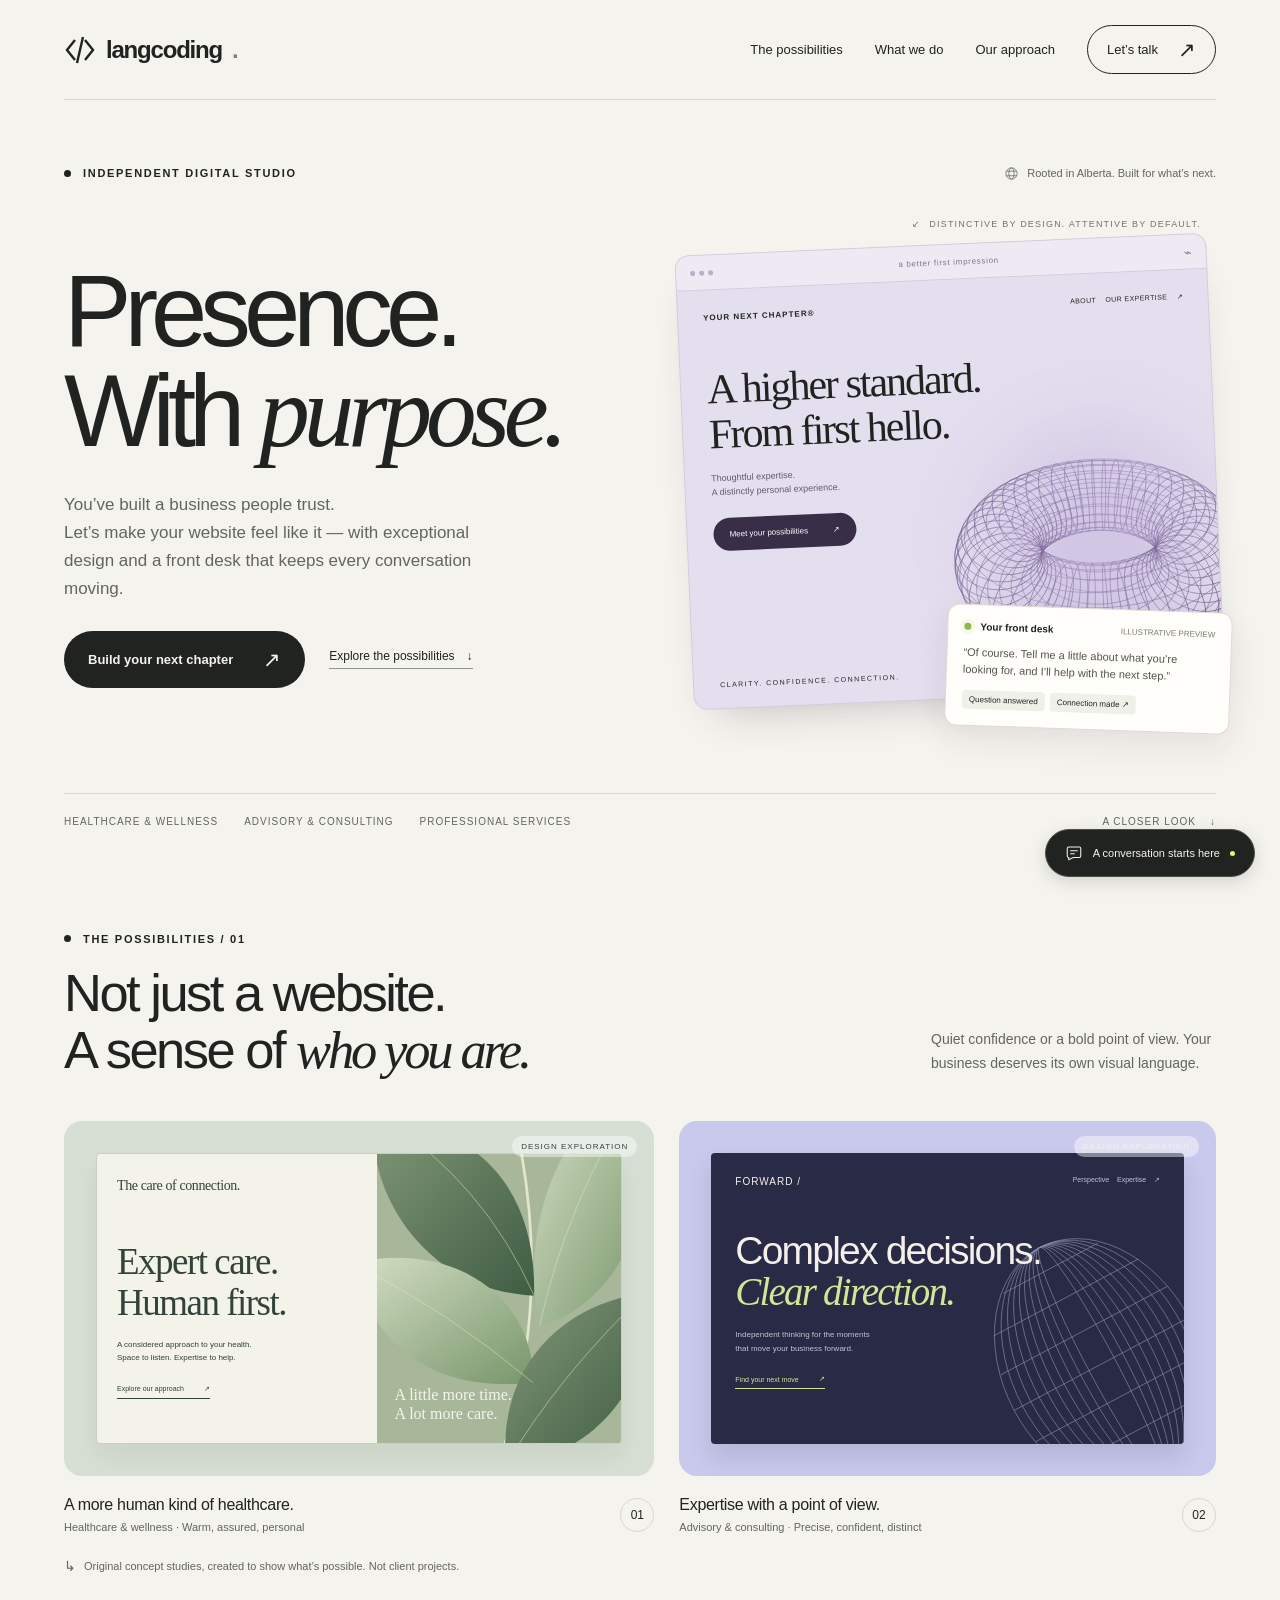
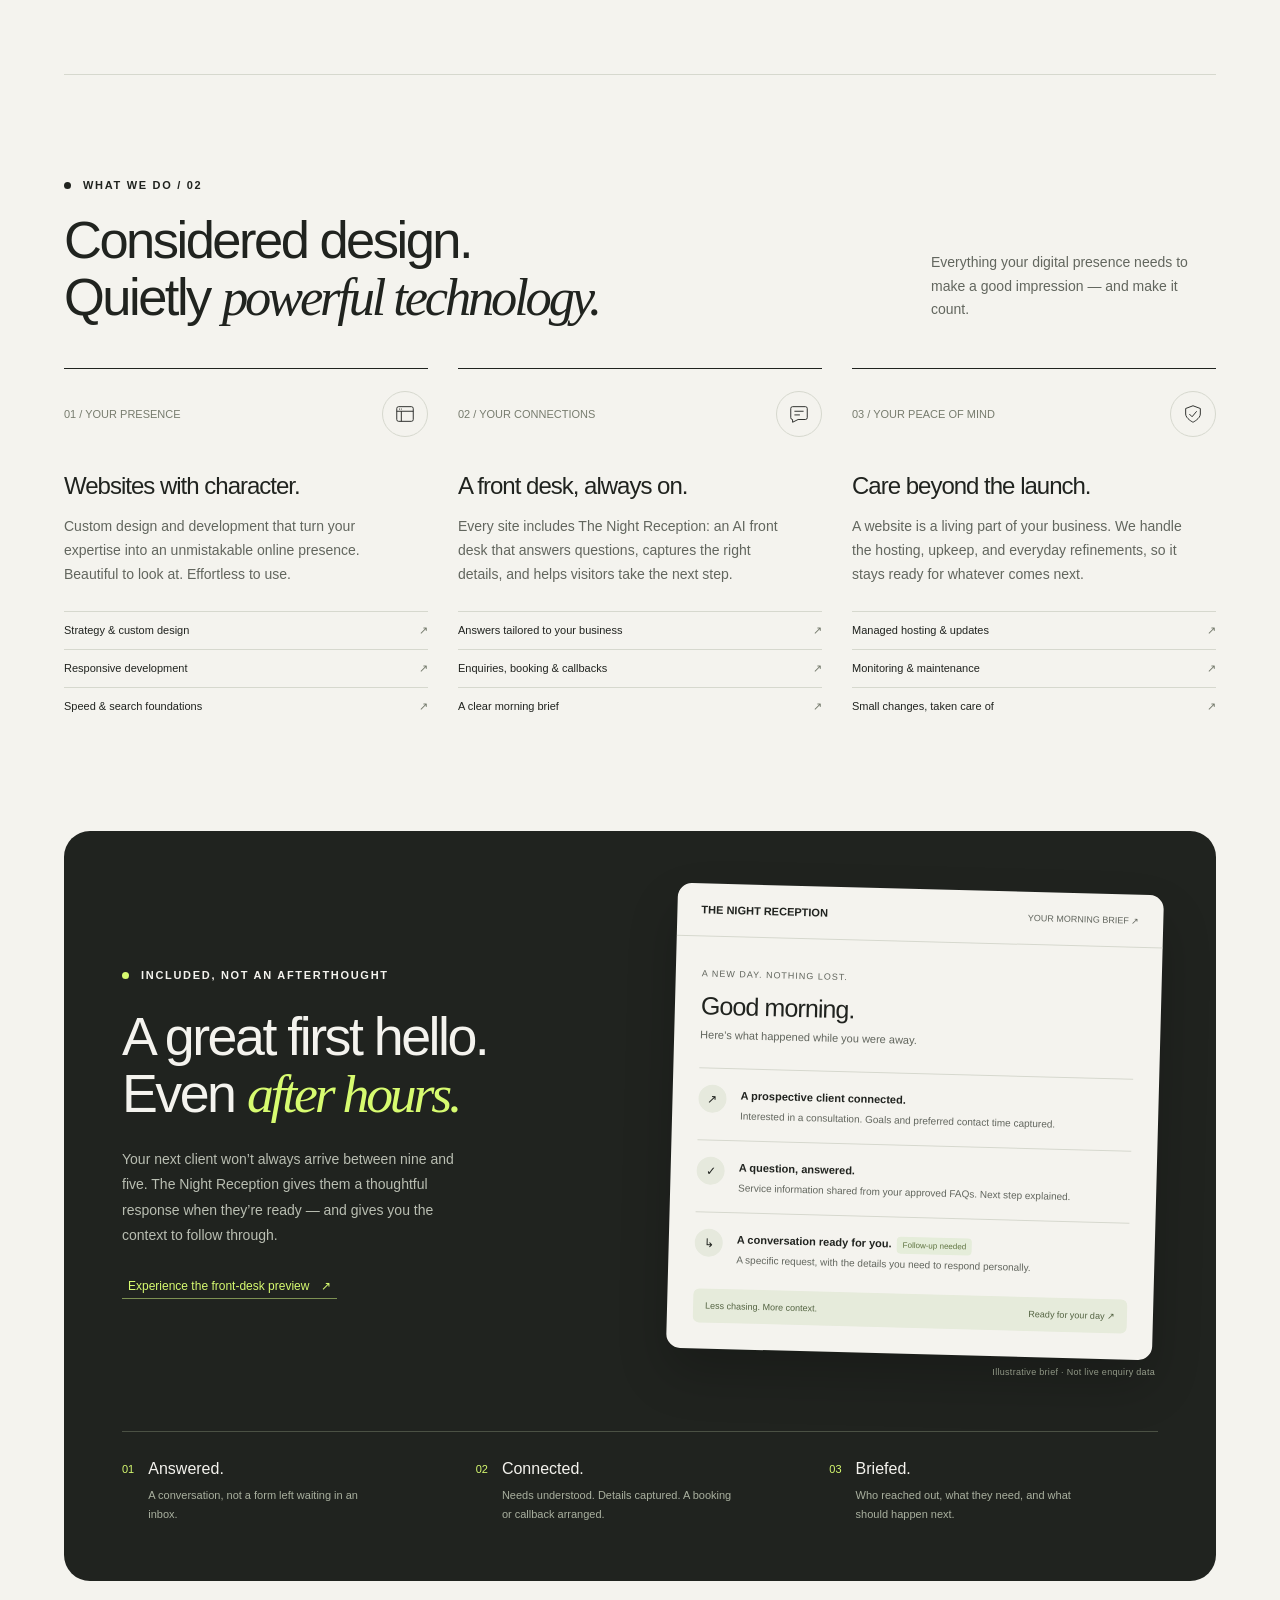
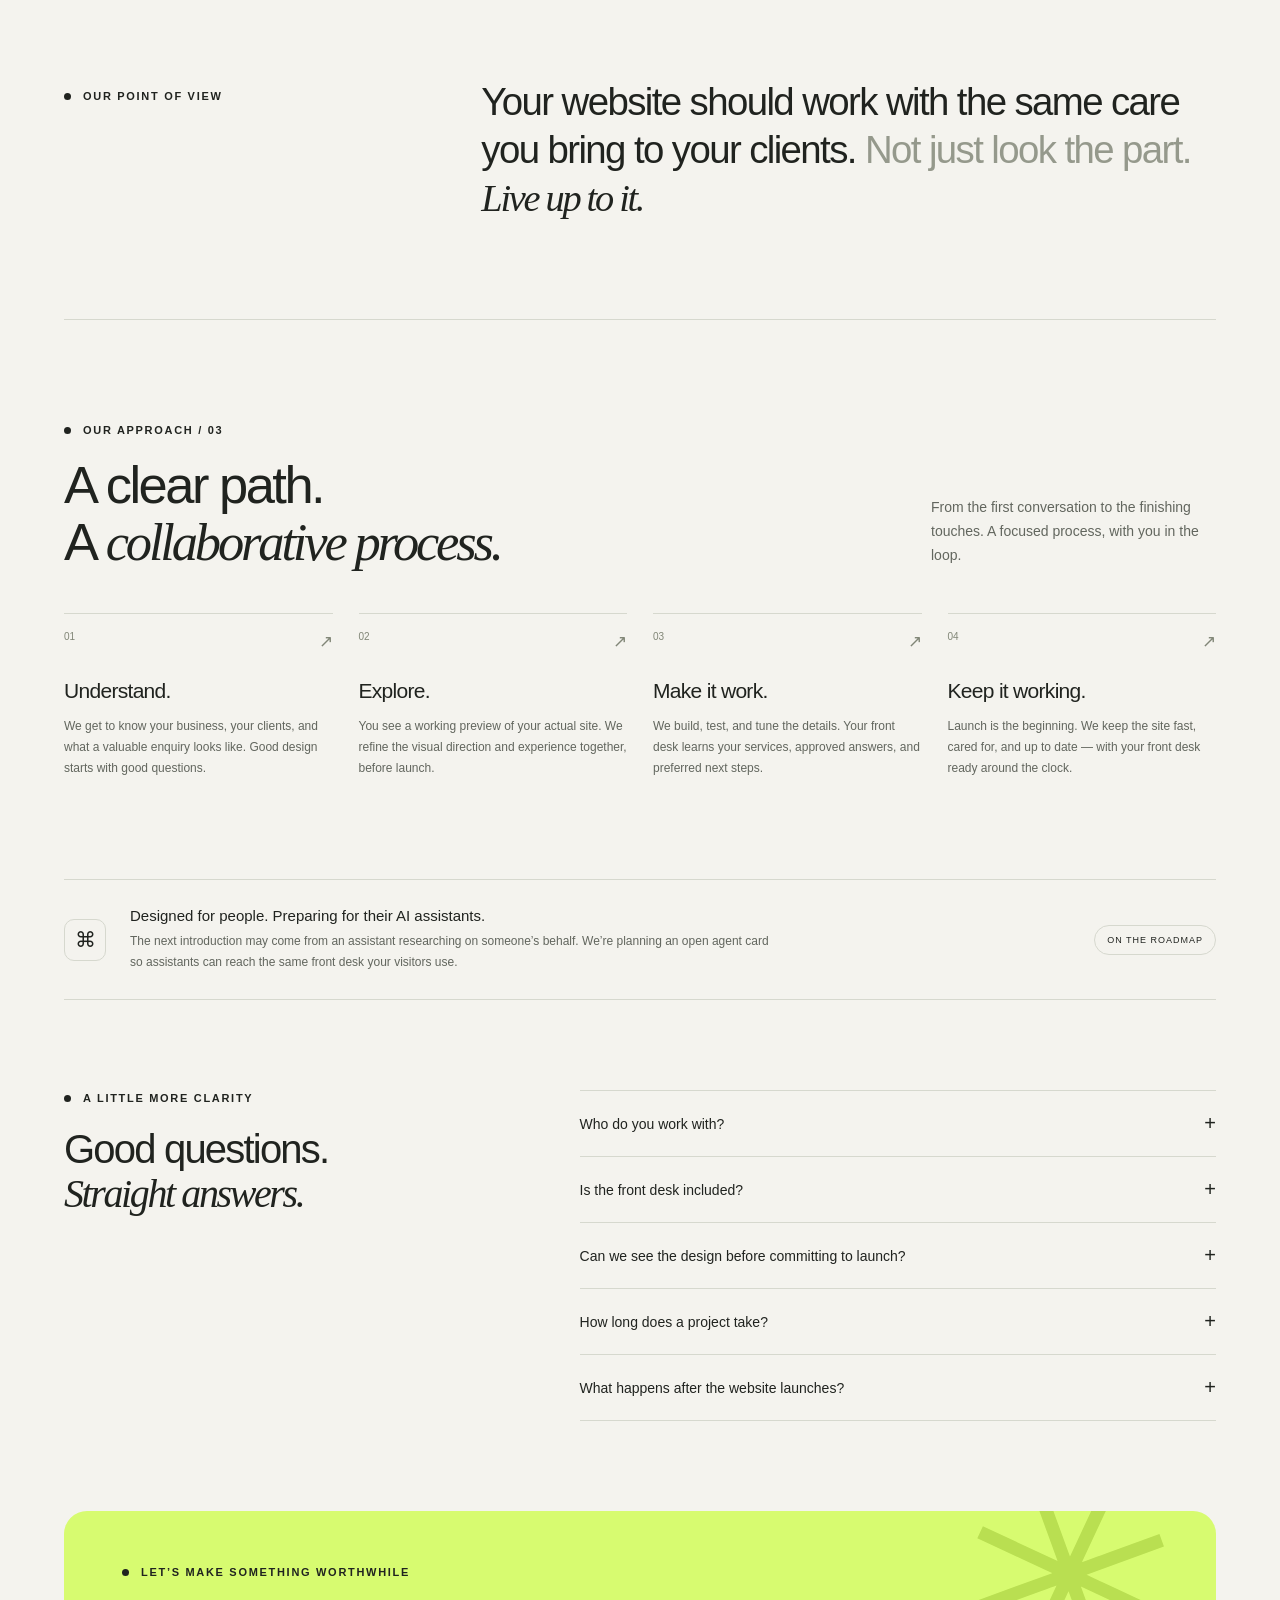
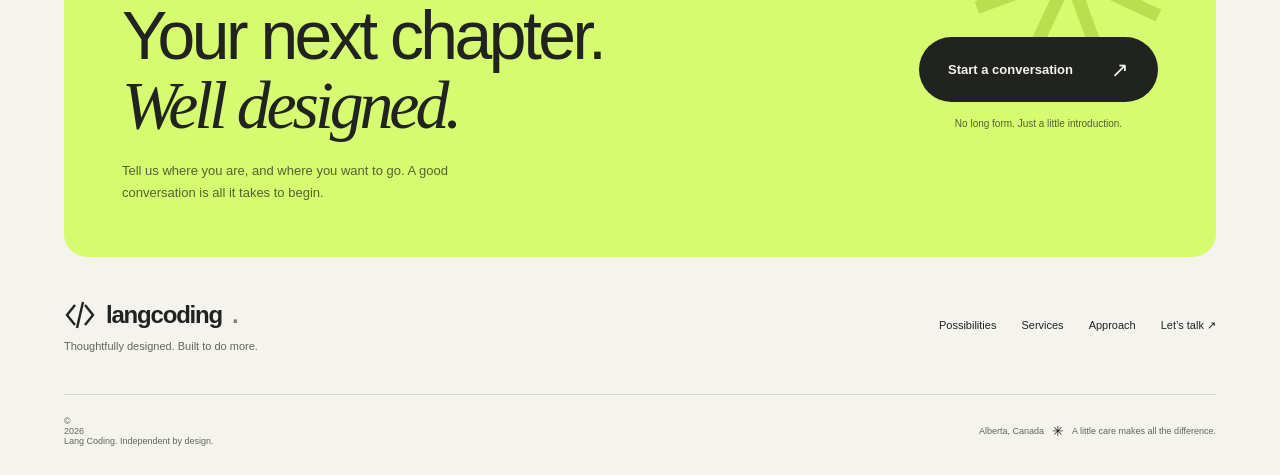
<file: docs/preview/langcoding.com/index.html>
<!DOCTYPE html>
<html lang="en">
<head>
  <meta charset="utf-8">
  <meta name="robots" content="noindex">
  <meta name="viewport" content="width=device-width, initial-scale=1">
  <meta name="theme-color" content="#f4f3ee">
  <meta name="description" content="Lang Coding creates distinctive websites for ambitious service businesses, with an intelligent front desk that answers, qualifies, and keeps the conversation moving.">
  <title>Lang Coding — A better first impression. A smarter next step.</title>
  <style>
    :root{--paper:#f4f3ee;--ink:#20231f;--muted:#62665e;--line:#d6d8ce;--lime:#d7fb70;--purple:#ded9ef;--radius:18px;--max:1400px}
    *,*::before,*::after{box-sizing:border-box}
    [hidden]{display:none!important}
    html{scroll-behavior:smooth;scroll-padding-top:100px}
    body{margin:0;background:var(--paper);color:var(--ink);font-family:Arial,Helvetica,sans-serif;-webkit-font-smoothing:antialiased}
    button,input,textarea{font:inherit}button,a{-webkit-tap-highlight-color:transparent}button{cursor:pointer}a{color:inherit;text-decoration:none}button:disabled{cursor:default}
    ::selection{background:var(--lime);color:var(--ink)}
    :focus-visible{outline:3px solid #7b66ae;outline-offset:5px}
    .wrap{max-width:var(--max);margin:auto;padding-inline:64px}
    .skip{position:fixed;top:-70px;left:20px;background:var(--lime);padding:15px;z-index:100}.skip:focus{top:15px}
    .site-header{height:100px;border-bottom:1px solid var(--line);display:flex;align-items:center;justify-content:space-between;gap:30px}
    .logo{display:flex;align-items:center;gap:10px;font-size:24px;font-weight:750;letter-spacing:-1.2px;white-space:nowrap}.logo svg{width:32px;height:32px}.logo .dot{color:#7a8467}
    .nav{display:flex;align-items:center;gap:32px;font-size:13px}.nav a:not(.nav-cta){position:relative}.nav a:not(.nav-cta)::after{content:'';position:absolute;height:1px;bottom:-6px;left:0;width:0;background:var(--ink);transition:width .2s}.nav a:hover::after{width:100%}
    .nav-cta{border:1px solid var(--ink);border-radius:100px;padding:13px 19px;display:flex;gap:20px;align-items:center;background:transparent;color:inherit;transition:background .2s}.nav-cta:hover{background:var(--lime)}
    .menu-toggle{display:none;border:1px solid var(--line);background:transparent;padding:10px 14px;border-radius:30px}
    .eyebrow{display:flex;align-items:center;gap:12px;font-size:11px;font-weight:600;letter-spacing:1.7px;text-transform:uppercase;line-height:1.5}.eyebrow::before{content:'';width:7px;height:7px;flex:0 0 7px;border-radius:50%;background:currentColor}.eyebrow.lime::before{background:var(--lime)}
    .hero{padding-top:65px;padding-bottom:34px;position:relative}
    .hero-top{display:flex;justify-content:space-between;align-items:center;margin-bottom:34px}.local-note{font-size:11px;color:var(--muted);display:flex;align-items:center;gap:8px}.local-note svg{width:15px;height:15px}
    .hero-grid{display:grid;grid-template-columns:1.05fr 1fr;gap:36px;align-items:center}
    h1{font-size:clamp(70px,7.9vw,114px);line-height:.99;letter-spacing:-7px;font-weight:500;margin:0 0 28px}
    .serif{font-family:Georgia,'Times New Roman',serif;font-weight:400;font-style:italic;letter-spacing:-.06em}
    .hero-description{max-width:410px;font-size:17px;line-height:1.65;color:var(--muted);margin:0 0 28px}
    .button{display:inline-flex;justify-content:center;align-items:center;gap:30px;padding:18px 24px;border:0;border-radius:100px;background:var(--ink);color:var(--paper);font-size:13px;font-weight:600;transition:transform .2s,background .2s}.button:hover{background:#3b4233;transform:translateY(-2px)}.button.lime{background:var(--lime);color:var(--ink)}.button.lime:hover{background:#e3ffa0}.arrow{font-size:21px;line-height:1;font-weight:400}
    .hero-links{display:flex;align-items:center;gap:24px}.text-link{font-size:12px;border-bottom:1px solid #91958a;padding-bottom:5px;display:inline-flex;align-items:center;gap:12px}.text-link:hover{border-color:var(--ink)}
    .hero-art{position:relative;padding:28px 0 35px 12px;min-width:0}
    .browser{position:relative;background:#e4dfef;border:1px solid #d1cddd;border-radius:14px;overflow:hidden;transform:rotate(-2.5deg);box-shadow:0 22px 45px -26px #38333b55}
    .browser-bar{height:35px;background:#eeeaf4;border-bottom:1px solid #d1cddd;display:flex;align-items:center;justify-content:space-between;padding:0 14px}.browser-dots{display:flex;gap:4px}.browser-dots i{width:5px;height:5px;background:#b7b0c5;border-radius:50%}.browser-url{font-size:8px;letter-spacing:.7px;color:#7c7489}.browser-expand{font-size:13px;color:#81798b}
    .mock-nav{display:flex;justify-content:space-between;padding:23px 25px;font-size:8px;letter-spacing:1px}.mock-logo{font-weight:700}.mock-nav span:last-child{font-size:7px;letter-spacing:.4px}
    .mock-content{height:363px;position:relative;isolation:isolate;overflow:hidden}.mock-heading{position:relative;z-index:2;margin:22px 0 0 26px;font-family:Georgia,serif;font-size:42px;line-height:1.06;letter-spacing:-2px;max-width:280px;font-weight:400}.mock-sub{position:relative;z-index:2;font-size:9px;line-height:1.6;width:180px;margin:15px 26px;color:#605870}.mock-button{position:relative;z-index:2;display:inline-flex;gap:25px;align-items:center;font-size:8px;background:#382e48;color:#fff;padding:12px 16px;border-radius:25px;margin:3px 26px}
    .sculpture{position:absolute;right:-83px;bottom:-55px;width:405px;height:405px;z-index:1;transform:rotate(-18deg)}.sculpture svg{width:100%;height:100%}.sculpture::before{content:'';position:absolute;inset:24%;border-radius:50%;background:#b09bd0;filter:blur(50px);opacity:.4}
    .mock-bottom{position:absolute;bottom:20px;left:26px;z-index:2;font-size:7px;letter-spacing:1.5px;text-transform:uppercase}
    .response-card{position:absolute;bottom:3px;right:-15px;width:285px;background:#fffefa;border:1px solid #dddcd4;border-radius:12px;padding:16px;box-shadow:0 12px 34px #26262116;transform:rotate(2deg);z-index:4}
    .response-top{display:flex;align-items:center;gap:9px;font-size:10px;font-weight:600}.status-dot{width:7px;height:7px;background:#91b847;border-radius:50%;box-shadow:0 0 0 4px #91b84715}.response-top small{font-size:8px;color:#767b6e;margin-left:auto;font-weight:400}.response-card p{font-size:11px;line-height:1.55;margin:12px 0;color:#505549}.response-tags{display:flex;gap:5px}.response-tags span{font-size:8px;padding:5px 7px;border-radius:4px;background:#eff1e9}.art-caption{position:absolute;right:15px;top:3px;font-size:9px;letter-spacing:1.2px;color:#73746d;text-transform:uppercase}.art-caption::before{content:'↙';margin-right:8px}
    .hero-bottom{border-top:1px solid var(--line);margin-top:59px;padding-top:22px;display:flex;justify-content:space-between;align-items:center;font-size:10px;letter-spacing:1px;text-transform:uppercase;color:var(--muted)}.hero-bottom .industries{display:flex;gap:26px}.scroll-link{display:flex;align-items:center;gap:14px}
    .section{padding-top:102px;padding-bottom:100px}.section-heading{display:flex;justify-content:space-between;gap:40px;align-items:flex-end;margin-bottom:43px}.section-heading h2{font-size:clamp(36px,4.1vw,57px);line-height:1.08;font-weight:500;letter-spacing:-2.5px;margin:18px 0 0;max-width:640px}.section-heading>p{font-size:14px;line-height:1.7;color:var(--muted);max-width:285px;margin:0 0 3px}
    .work-section{padding-top:70px}
    .work-grid{display:grid;grid-template-columns:1.1fr 1fr;gap:25px}
    .work-visual{height:355px;border-radius:var(--radius);overflow:hidden;position:relative;padding:32px;transition:transform .35s}
    .work-card:hover .work-visual{transform:translateY(-5px)}.work-caption{display:flex;justify-content:space-between;align-items:center;padding:20px 0 0}.work-caption h3{font-size:16px;font-weight:500;letter-spacing:-.3px;margin:0 0 7px}.work-caption p{font-size:11px;color:var(--muted);margin:0}.work-number{width:34px;height:34px;display:grid;place-items:center;border:1px solid var(--line);border-radius:50%;font-size:12px}
    .practice{background:#d7ded3;color:#33433b}.preview-label{position:absolute;right:17px;top:15px;font-size:8px;letter-spacing:1px;text-transform:uppercase;background:#ffffff70;border-radius:30px;padding:6px 9px;z-index:3}.practice-mini{height:100%;background:#f3f3e9;border:1px solid #c7d0c1;display:grid;grid-template-columns:1.15fr 1fr;position:relative;box-shadow:0 13px 25px #263c2510;border-radius:4px;overflow:hidden}.practice-type{padding:24px 20px}.practice-brand{font-family:Georgia,serif;font-size:14px;letter-spacing:-.4px}.practice-type h4{font-family:Georgia,serif;font-weight:400;font-size:37px;line-height:1.1;letter-spacing:-1.5px;margin:48px 0 14px}.practice-type p{font-size:8px;line-height:1.7;max-width:150px}.mini-cta{font-size:7px;display:inline-flex;align-items:center;gap:20px;border-bottom:1px solid;padding-bottom:5px;margin-top:12px}
    .botanical{position:relative;background:#b6c4ac;overflow:hidden}.botanical svg{height:100%;width:100%;position:absolute}.botanical-label{position:absolute;bottom:20px;left:17px;right:15px;color:#f4f5ed;font-family:Georgia,serif;font-size:16px;line-height:1.2}
    .advisory{background:#c9c9ed;color:#f4f0e9}.advisory-mini{height:100%;background:#292a45;border-radius:4px;padding:23px 24px;position:relative;overflow:hidden;isolation:isolate;box-shadow:0 13px 25px #30233b20}.advisory-nav{display:flex;justify-content:space-between;font-size:10px;letter-spacing:1px}.advisory-nav span:last-child{font-size:7px;letter-spacing:0;color:#c3c3d0}.advisory-mini h4{font-size:39px;letter-spacing:-1.8px;font-weight:400;line-height:1.05;margin:44px 0 15px;position:relative;z-index:2}.advisory-mini h4 em{font-family:Georgia,serif;color:#d2e696;font-weight:400}.advisory-mini p{font-size:8px;color:#c3c3d0;max-width:135px;line-height:1.7;position:relative;z-index:2}.advisory-mini .mini-cta{position:relative;z-index:2;color:#d2e696}.advisory-orbits{position:absolute;width:245px;height:290px;right:-40px;bottom:-65px;transform:rotate(-28deg)}
    .work-note{margin:25px 0 0;font-size:11px;color:var(--muted);display:flex;gap:8px;align-items:center}.work-note span{font-size:14px}
    .services-section{border-top:1px solid var(--line)}
    .service-grid{display:grid;grid-template-columns:repeat(3,1fr);gap:30px}.service-card{border-top:1px solid var(--ink);padding-top:22px}.service-top{display:flex;justify-content:space-between;align-items:center;color:#777c6e;font-size:11px}.service-icon{width:46px;height:46px;border:1px solid var(--line);border-radius:50%;display:grid;place-items:center;color:var(--ink)}.service-icon svg{width:22px;height:22px}.service-card h3{font-size:24px;letter-spacing:-1px;font-weight:500;margin:35px 0 15px}.service-card>p{font-size:14px;color:var(--muted);line-height:1.7;max-width:340px;margin:0 0 24px}.service-card ul{padding:0;margin:0;list-style:none;font-size:11px}.service-card li{border-top:1px solid var(--line);padding:12px 0;display:flex;justify-content:space-between}.service-card li::after{content:'↗';color:#73796b}
    .reception-section{background:var(--ink);color:var(--paper);border-radius:26px;padding:58px;margin-block:6px 0;position:relative;overflow:hidden}.reception-grid{display:grid;grid-template-columns:1fr 1fr;gap:64px;align-items:center}.reception-section h2{font-size:clamp(38px,4.2vw,58px);line-height:1.05;letter-spacing:-2.5px;font-weight:400;margin:25px 0}.reception-section h2 .serif{color:var(--lime)}.reception-copy{font-size:14px;line-height:1.8;color:#b9beb2;max-width:355px;margin:0 0 28px}.reception-section .text-link{color:var(--lime);border-color:#7d9153}
    .inbox{background:#f4f3ee;color:var(--ink);border-radius:14px;overflow:hidden;box-shadow:0 25px 50px #0003;transform:rotate(1.5deg)}.inbox-header{padding:20px 24px;border-bottom:1px solid var(--line);display:flex;justify-content:space-between;align-items:center;font-size:11px}.inbox-header strong{font-size:11px;font-weight:600}.inbox-header span{font-size:9px;color:var(--muted)}.inbox-body{padding:26px}.inbox-label{font-size:9px;color:var(--muted);letter-spacing:1px;text-transform:uppercase}.inbox-body h3{font-size:25px;font-weight:400;letter-spacing:-.9px;margin:11px 0 6px}.inbox-body>p{font-size:11px;line-height:1.5;color:var(--muted);margin:0 0 24px}.brief-row{display:grid;grid-template-columns:32px 1fr;gap:10px;border-top:1px solid var(--line);padding:16px 0}.brief-icon{height:28px;width:28px;border-radius:50%;background:#e6e9dd;display:grid;place-items:center;font-size:12px}.brief-row strong{font-size:11px;font-weight:600}.brief-row p{margin:5px 0 0;font-size:10px;line-height:1.6;color:var(--muted)}.brief-row small{font-size:8px;color:#5f7440;background:#e5edda;padding:4px 6px;border-radius:4px;margin-left:5px}.inbox-footer{margin-top:5px;background:#e6ebdb;border-radius:6px;padding:12px;font-size:9px;color:#536341;display:flex;justify-content:space-between}.example-note{text-align:right;font-size:9px;color:#a5ad99;letter-spacing:.3px;margin:14px 3px 0}
    .reception-steps{display:grid;grid-template-columns:repeat(3,1fr);gap:25px;border-top:1px solid #4b5144;margin-top:54px;padding-top:28px}.reception-step{display:flex;gap:14px}.reception-step>span{color:var(--lime);font-size:11px;padding-top:3px}.reception-step h3{font-size:16px;font-weight:400;margin:0 0 8px}.reception-step p{font-size:11px;line-height:1.7;color:#a9b09f;margin:0;max-width:240px}
    .point-of-view{display:grid;grid-template-columns:1fr 2fr;gap:50px;border-bottom:1px solid var(--line);padding-block:97px}.point-of-view h2{font-size:clamp(29px,3vw,43px);line-height:1.25;letter-spacing:-1.6px;font-weight:400;margin:0}.point-of-view h2 .muted{color:#95998c}.point-of-view .eyebrow{align-self:start;padding-top:10px}
    .process-grid{display:grid;grid-template-columns:repeat(4,1fr);gap:26px}.process-step{padding-top:17px;border-top:1px solid var(--line)}.process-step .step-number{display:flex;justify-content:space-between;font-size:10px;color:#818677}.process-step .step-number span:last-child{font-size:17px}.process-step h3{font-size:21px;letter-spacing:-.7px;font-weight:500;margin:27px 0 13px}.process-step p{font-size:12px;line-height:1.75;color:var(--muted);margin:0}
    .agent-band{border-block:1px solid var(--line);padding:27px 0;display:grid;grid-template-columns:44px 1fr auto;align-items:center;gap:22px}.agent-symbol{height:42px;width:42px;border-radius:10px;border:1px solid var(--line);display:grid;place-items:center;font-size:21px}.agent-band h3{font-size:15px;font-weight:500;margin:0 0 7px}.agent-band p{font-size:12px;color:var(--muted);line-height:1.7;max-width:640px;margin:0}.roadmap-label{font-size:9px;letter-spacing:1px;text-transform:uppercase;border:1px solid var(--line);border-radius:30px;padding:9px 12px;white-space:nowrap}
    .faq-section{display:grid;grid-template-columns:.9fr 1.3fr;gap:75px;padding-top:90px;padding-bottom:90px}.faq-section h2{font-size:40px;letter-spacing:-1.8px;line-height:1.1;font-weight:500;margin:20px 0 0}.faq-list{border-top:1px solid var(--line)}details{border-bottom:1px solid var(--line)}summary{padding:21px 0;font-size:14px;cursor:pointer;list-style:none;display:flex;justify-content:space-between;gap:15px;align-items:center}summary::-webkit-details-marker{display:none}summary::after{content:'+';font-size:20px;font-weight:400}details[open] summary::after{content:'−'}details p{font-size:12px;line-height:1.8;color:var(--muted);margin:0 24px 23px 0;max-width:480px}
    .contact-section{background:var(--lime);border-radius:23px;padding:53px 58px;display:flex;justify-content:space-between;align-items:center;gap:40px;position:relative;overflow:hidden}.contact-section h2{font-size:clamp(44px,5.3vw,73px);line-height:1.02;letter-spacing:-3.5px;font-weight:500;margin:20px 0}.contact-section p{font-size:13px;line-height:1.7;max-width:350px;margin:0;color:#52632f}.contact-action{text-align:center;flex-shrink:0;position:relative;z-index:1}.contact-action .button{padding:22px 29px;gap:38px}.contact-action p{font-size:10px;margin:13px 0 0}.contact-symbol{position:absolute;right:32px;top:-67px;font-size:270px;line-height:1;color:#b9df51;pointer-events:none;font-weight:400;transform:rotate(-20deg)}
    footer{padding-top:42px;padding-bottom:29px}.footer-top{display:flex;justify-content:space-between;align-items:center;gap:24px;margin-bottom:42px}.footer-tagline{font-size:11px;color:var(--muted);margin-top:9px}.footer-nav{display:flex;gap:25px;font-size:11px}.footer-bottom{border-top:1px solid var(--line);padding-top:21px;display:flex;justify-content:space-between;gap:20px;font-size:9px;color:var(--muted)}.footer-bottom span:last-child{display:flex;gap:8px;align-items:center}.tiny-cross{font-size:14px;color:var(--ink)}
    .chat-launcher{position:fixed;bottom:23px;right:25px;z-index:20;border:1px solid #4b5144;background:var(--ink);color:var(--paper);border-radius:100px;padding:14px 19px;display:flex;align-items:center;gap:10px;box-shadow:0 5px 18px #0002;font-size:11px}.chat-launcher svg{width:18px;height:18px}.chat-launcher .status-dot{width:5px;height:5px;background:var(--lime);box-shadow:none}.chat-launcher:hover{background:#3a4231}
    dialog{position:fixed;inset:auto 24px 86px auto;margin:0;width:390px;max-width:calc(100vw - 32px);max-height:calc(100dvh - 110px);padding:0;border:1px solid #c5c9bb;border-radius:18px;color:var(--ink);background:var(--paper);box-shadow:0 25px 100px #0003;overflow:hidden}dialog::backdrop{background:#20231f45;backdrop-filter:blur(3px)}.chat-shell{display:flex;flex-direction:column;max-height:calc(100dvh - 112px)}.chat-header{padding:19px 20px;display:flex;justify-content:space-between;align-items:center;background:var(--ink);color:var(--paper)}.chat-header strong{font-size:13px;font-weight:500}.chat-header p{font-size:9px;color:#b8c0aa;margin:6px 0 0}.chat-close{border:1px solid #626957;background:transparent;color:var(--paper);width:29px;height:29px;border-radius:50%;font-size:20px;line-height:1}.demo-notice{font-size:10px;line-height:1.5;margin:0;padding:11px 20px;background:#e9ecdf;border-bottom:1px solid var(--line);color:#606a52}.chat-messages{padding:19px;overflow:auto;min-height:180px;max-height:360px;display:flex;flex-direction:column;gap:12px;scroll-behavior:smooth}.message{font-size:12px;line-height:1.65;padding:12px 14px;background:#e6e7df;border-radius:3px 12px 12px 12px;max-width:92%;white-space:pre-wrap;overflow-wrap:anywhere}.message.user{align-self:flex-end;background:#dbedb5;border-radius:12px 3px 12px 12px}.chat-options{display:flex;flex-wrap:wrap;gap:7px;padding:0 19px 15px}.chat-options button{font-size:11px;line-height:1.4;text-align:left;padding:9px 12px;border:1px solid #bac3a6;background:transparent;border-radius:20px}.chat-options button:hover{background:var(--lime)}.chat-form{padding:13px 16px;border-top:1px solid var(--line);display:flex;gap:9px}.chat-input{background:#fffefa;border:1px solid var(--line);border-radius:8px;padding:11px;min-width:0;flex:1;font-size:12px}.chat-send{width:40px;border:0;border-radius:8px;background:var(--ink);color:var(--paper);font-size:19px}.chat-reset{font-size:9px;border:0;background:transparent;text-decoration:underline;color:var(--muted);padding:0 0 14px;align-self:center}.download-button{background:var(--ink)!important;color:var(--paper);border-color:var(--ink)!important}
    .reveal{opacity:1;transform:none}.js-motion .reveal{opacity:0;transform:translateY(20px);transition:opacity .7s ease,transform .7s ease}.js-motion .reveal.visible{opacity:1;transform:none}
    @media(min-width:1500px){h1{font-size:114px}}
    @media(max-width:1100px){.wrap{padding-inline:38px}.hero-grid{gap:25px}h1{font-size:86px;letter-spacing:-5.5px}.hero-description{font-size:15px}.mock-heading{font-size:36px}.sculpture{right:-120px}.response-card{right:-7px;width:255px}.hero-links{gap:16px}.button{padding:17px 20px;gap:21px}.work-visual{padding:25px;height:325px}.practice-type h4{font-size:31px}.advisory-mini h4{font-size:33px}.reception-section{padding:40px}.reception-grid{gap:40px}.contact-section{padding:45px}.nav{gap:24px}}
    @media(max-width:800px){.wrap{padding-inline:25px}.site-header{height:82px}.nav{gap:20px;font-size:12px}.nav-cta{padding:11px 15px;gap:12px}.nav a:nth-child(3){display:none}.hero{padding-top:40px}.hero-top{margin-bottom:30px}.local-note{font-size:9px}.eyebrow{font-size:9px;letter-spacing:1.2px}.hero-grid{grid-template-columns:1fr 1fr;gap:20px}h1{font-size:69px;letter-spacing:-4.5px}.hero-description{font-size:14px}.hero-links{align-items:flex-start;flex-direction:column;gap:18px}.hero-art{padding-left:0}.mock-content{height:320px}.mock-nav{padding:20px 16px}.mock-heading{font-size:32px;margin-left:18px}.mock-sub{margin-left:18px;width:135px}.mock-button{margin-left:18px}.sculpture{width:320px;height:320px;right:-140px;bottom:-10px}.response-card{width:225px;right:-5px;bottom:-12px}.art-caption{font-size:8px}.hero-bottom .industries{gap:17px}.hero-bottom{font-size:8px;margin-top:45px}.section{padding-block:75px}.section-heading h2{font-size:40px;letter-spacing:-1.8px}.section-heading>p{font-size:12px;max-width:225px}.work-grid{gap:18px}.work-visual{height:280px;padding:18px}.practice-type{padding:18px 12px}.practice-type h4{font-size:27px;margin-top:38px}.botanical-label{font-size:13px;left:12px}.advisory-mini{padding:20px 16px}.advisory-mini h4{font-size:29px;margin-top:37px}.advisory-orbits{right:-80px}.service-grid{gap:22px}.service-card h3{font-size:20px}.service-card>p{font-size:12px}.service-card li{font-size:10px}.reception-section{padding:32px}.reception-grid{gap:25px}.reception-section h2{font-size:40px}.reception-copy{font-size:12px}.inbox-body{padding:20px}.inbox-header{padding:17px}.inbox-body h3{font-size:23px}.brief-row{grid-template-columns:25px 1fr;gap:7px}.brief-row small{display:block;width:fit-content;margin:6px 0 0}.reception-steps{gap:20px}.reception-step{gap:8px}.reception-step h3{font-size:14px}.reception-step p{font-size:10px}.point-of-view{padding-block:70px;gap:30px}.point-of-view h2{font-size:33px}.process-grid{gap:18px}.process-step h3{font-size:18px}.process-step p{font-size:11px}.faq-section{gap:35px;padding-block:70px}.faq-section h2{font-size:34px}.contact-section{padding:35px}.contact-section h2{font-size:52px}.contact-action .button{gap:20px;padding:20px}.footer-bottom{padding-right:135px}}
    @media(max-width:600px){.wrap{padding-inline:21px}.site-header{height:76px}.logo{font-size:23px}.logo svg{width:28px}.menu-toggle{display:block;font-size:11px}.nav{display:none;position:absolute;top:76px;left:0;right:0;z-index:10;background:var(--paper);border-bottom:1px solid var(--line);padding:24px;flex-wrap:wrap;justify-content:center;box-shadow:0 10px 20px #0001}.nav.open{display:flex}.nav a:nth-child(3){display:block}.nav-cta{font-size:12px}.hero{padding-top:30px}.hero-top{margin-bottom:30px}.local-note{display:none}.hero-grid{grid-template-columns:1fr;gap:35px}h1{font-size:clamp(65px,17vw,94px);letter-spacing:-5px;margin-bottom:22px}.hero-description{font-size:15px;max-width:350px;margin-bottom:25px}.hero-links{flex-direction:row;align-items:center;gap:23px}.button{font-size:12px;padding:17px 21px;gap:22px}.text-link{font-size:11px}.hero-art{padding:23px 12px 33px 3px;max-width:450px;width:100%;margin:auto}.browser{transform:rotate(-2deg)}.mock-content{height:310px}.mock-heading{font-size:37px;margin-left:24px}.mock-nav{padding:20px 24px}.mock-sub{margin-left:24px;width:165px}.mock-button{margin-left:24px}.sculpture{right:-80px;bottom:-42px;width:360px;height:360px}.response-card{width:244px;right:0;bottom:2px}.hero-bottom{margin-top:28px;padding-top:19px;align-items:flex-start;gap:15px}.hero-bottom .industries{flex-wrap:wrap;gap:10px 18px;max-width:235px;font-size:8px;line-height:1.5}.scroll-link{white-space:nowrap;gap:7px;font-size:8px}.section{padding-block:58px}.work-section{padding-top:42px}.section-heading{display:block;margin-bottom:29px}.section-heading h2{font-size:38px;line-height:1.1;margin-top:15px;letter-spacing:-1.8px}.section-heading>p{margin-top:19px;max-width:340px;font-size:13px}.work-grid{grid-template-columns:1fr;gap:28px}.work-visual{height:315px;padding:26px}.practice-type{padding:22px 18px}.practice-type h4{font-size:34px;margin-top:43px}.practice-type p{font-size:8px}.botanical-label{font-size:17px;left:17px}.advisory-mini{padding:23px}.advisory-mini h4{font-size:36px}.advisory-orbits{right:-35px}.work-caption{padding-top:16px}.work-note{font-size:10px;line-height:1.5;align-items:flex-start}.service-grid{grid-template-columns:1fr;gap:33px}.service-card{padding-top:18px}.service-card h3{font-size:25px;margin-top:23px}.service-card>p{font-size:14px;max-width:none}.service-card ul{display:grid;grid-template-columns:1fr 1fr;gap:0 20px}.service-card li{font-size:10px}.reception-section{padding:31px 23px;border-radius:18px}.reception-grid{grid-template-columns:1fr;gap:35px}.reception-section h2{font-size:44px;margin-top:20px}.reception-copy{font-size:13px;max-width:340px}.inbox{transform:rotate(1deg)}.inbox-body{padding:23px}.brief-row small{display:inline;margin:0 0 0 5px}.reception-steps{grid-template-columns:1fr;margin-top:30px;padding-top:25px;gap:23px}.reception-step{gap:15px}.reception-step h3{font-size:16px}.reception-step p{font-size:12px;max-width:300px}.point-of-view{grid-template-columns:1fr;gap:25px;padding-block:58px}.point-of-view h2{font-size:32px}.point-of-view .eyebrow{padding:0}.process-grid{grid-template-columns:1fr 1fr;gap:30px 24px}.process-step h3{font-size:20px;margin-top:20px}.process-step p{font-size:12px}.agent-band{grid-template-columns:35px 1fr;gap:15px;padding-block:25px}.agent-symbol{width:35px;height:35px;align-self:start}.agent-band h3{line-height:1.4;font-size:14px}.agent-band p{font-size:11px}.roadmap-label{grid-column:2;justify-self:start}.faq-section{grid-template-columns:1fr;gap:28px;padding-block:57px}.faq-section h2{font-size:36px}summary{font-size:13px;padding-block:20px}.contact-section{padding:32px 26px;display:block;border-radius:18px}.contact-section h2{font-size:51px;margin:19px 0;letter-spacing:-2.8px}.contact-section p{max-width:275px;font-size:12px}.contact-action{text-align:left;margin-top:29px}.contact-action .button{padding:19px 23px;gap:38px}.contact-action p{font-size:9px;margin-top:12px}.contact-symbol{right:-20px;top:100px;font-size:220px}.footer-top{align-items:flex-start;margin-bottom:28px}.footer-nav{gap:15px;flex-wrap:wrap;justify-content:flex-end;max-width:145px;line-height:1.5;font-size:10px}.footer-tagline{font-size:10px;max-width:155px;line-height:1.5}.footer-bottom{font-size:8px;flex-direction:column;gap:11px;padding-right:90px;padding-bottom:48px}.chat-launcher{right:16px;bottom:16px;padding:13px 16px;font-size:10px}.chat-launcher .launcher-label{display:none}dialog{right:16px;bottom:74px;width:390px;max-height:calc(100dvh - 94px)}.chat-shell{max-height:calc(100dvh - 96px)}.chat-messages{max-height:310px}}
    @media(max-width:600px){.contact-section h2{font-size:clamp(36px,11.5vw,48px)}}
    @media(prefers-reduced-motion:reduce){html{scroll-behavior:auto}*,*::before,*::after{transition:none!important;animation:none!important}.js-motion .reveal{opacity:1;transform:none}.chat-messages{scroll-behavior:auto}}
  </style>
</head>
<body>
  <a class="skip" href="#main">Skip to content</a>
  <div class="wrap">
    <header class="site-header">
      <a class="logo" href="#" aria-label="Lang Coding home"><svg viewBox="0 0 32 32" fill="none" aria-hidden="true"><path d="M11 6 3 16l8 10M21 6l8 10-8 10M19 3l-6 26" stroke="currentColor" stroke-width="2.4"/></svg>langcoding<span class="dot">.</span></a>
      <button class="menu-toggle" aria-expanded="false" aria-controls="site-nav">Menu +</button>
      <nav class="nav" id="site-nav" aria-label="Main navigation">
        <a href="#work">The possibilities</a><a href="#services">What we do</a><a href="#approach">Our approach</a>
        <button class="nav-cta" data-chat>Let’s talk <span class="arrow" aria-hidden="true">↗</span></button>
      </nav>
    </header>
    <main id="main">
      <section class="hero" aria-labelledby="hero-title">
        <div class="hero-top"><span class="eyebrow">Independent digital studio</span><span class="local-note"><svg viewBox="0 0 20 20" fill="none" aria-hidden="true"><circle cx="10" cy="10" r="7.5" stroke="currentColor"/><ellipse cx="10" cy="10" rx="3.5" ry="7.5" stroke="currentColor"/><path d="M3 7h14M3 13h14" stroke="currentColor"/></svg>Rooted in Alberta. Built for what’s next.</span></div>
        <div class="hero-grid">
          <div>
            <h1 id="hero-title">Presence.<br>With <span class="serif">purpose.</span></h1>
            <p class="hero-description">You’ve built a business people trust.<br>Let’s make your website feel like it — with exceptional design and a front desk that keeps every conversation moving.</p>
            <div class="hero-links"><button class="button" data-chat>Build your next chapter <span class="arrow" aria-hidden="true">↗</span></button><a class="text-link" href="#work">Explore the possibilities <span aria-hidden="true">↓</span></a></div>
          </div>
          <div class="hero-art" aria-label="Illustrative website design with an always-on front desk">
            <span class="art-caption">Distinctive by design. Attentive by default.</span>
            <div class="browser">
              <div class="browser-bar"><div class="browser-dots"><i></i><i></i><i></i></div><span class="browser-url">a better first impression</span><span class="browser-expand" aria-hidden="true">⌁</span></div>
              <div class="mock-nav"><span class="mock-logo">YOUR NEXT CHAPTER®</span><span>ABOUT &nbsp;&nbsp; OUR EXPERTISE &nbsp;&nbsp; ↗</span></div>
              <div class="mock-content">
                <h2 class="mock-heading">A higher standard.<br>From first hello.</h2>
                <p class="mock-sub">Thoughtful expertise.<br>A distinctly personal experience.</p><span class="mock-button">Meet your possibilities <span>↗</span></span>
                <div class="sculpture" aria-hidden="true"><svg id="hero-sculpture" viewBox="0 0 420 420"><defs><linearGradient id="wire" x1="0" y1="0" x2="1" y2="1"><stop stop-color="#645082"/><stop offset=".5" stop-color="#9981b4"/><stop offset="1" stop-color="#4b365f"/></linearGradient></defs><g id="sculpture-lines" fill="none" stroke="url(#wire)" stroke-width=".8"></g></svg></div>
                <span class="mock-bottom">Clarity. Confidence. Connection.</span>
              </div>
            </div>
            <div class="response-card"><div class="response-top"><span class="status-dot"></span>Your front desk <small>ILLUSTRATIVE PREVIEW</small></div><p>“Of course. Tell me a little about what you’re looking for, and I’ll help with the next step.”</p><div class="response-tags"><span>Question answered</span><span>Connection made ↗</span></div></div>
          </div>
        </div>
        <div class="hero-bottom"><div class="industries"><span>Healthcare & wellness</span><span>Advisory & consulting</span><span>Professional services</span></div><a class="scroll-link" href="#work">A closer look <span aria-hidden="true">↓</span></a></div>
      </section>

      <section class="section work-section" id="work" aria-labelledby="work-title">
        <div class="section-heading reveal"><div><span class="eyebrow">The possibilities / 01</span><h2 id="work-title">Not just a website.<br>A sense of <span class="serif">who you are.</span></h2></div><p>Quiet confidence or a bold point of view. Your business deserves its own visual language.</p></div>
        <div class="work-grid">
          <article class="work-card reveal">
            <div class="work-visual practice"><span class="preview-label">Design exploration</span><div class="practice-mini"><div class="practice-type"><div class="practice-brand">The care of connection.</div><h4>Expert care.<br>Human first.</h4><p>A considered approach to your health.<br>Space to listen. Expertise to help.</p><span class="mini-cta">Explore our approach <span>↗</span></span></div><div class="botanical"><svg viewBox="0 0 180 300" preserveAspectRatio="xMidYMid slice" aria-hidden="true"><defs><linearGradient id="leaf" x1="0" y1="0" x2="1" y2="1"><stop stop-color="#829778"/><stop offset="1" stop-color="#3f5c43"/></linearGradient><linearGradient id="leafLight" x1="0" y1="0" x2="1" y2="1"><stop stop-color="#d5dec6"/><stop offset="1" stop-color="#77966a"/></linearGradient></defs><rect width="180" height="300" fill="#a8b69a"/><path d="M70 320Q150 150 85-40" fill="none" stroke="#e1e7cc" stroke-width="2"/><path d="M116 148C17 143-15 39 3 15 103 29 117 101 116 148Z" fill="url(#leaf)"/><path d="M120 170C101 83 151 1 192-3 217 95 167 159 120 170Z" fill="url(#leafLight)"/><path d="M115 212C27 222-9 168-18 124 61 105 118 155 115 212Z" fill="url(#leafLight)"/><path d="M95 273C89 194 143 153 198 146 207 221 150 270 95 273Z" fill="url(#leaf)"/><path d="M3 15Q80 66 116 148M192-3Q140 79 120 170M-18 124Q52 159 115 212M198 146Q135 206 95 273" fill="none" stroke="#dce6c0" stroke-width=".6" opacity=".65"/></svg><span class="botanical-label">A little more time.<br>A lot more care.</span></div></div></div>
            <div class="work-caption"><div><h3>A more human kind of healthcare.</h3><p>Healthcare & wellness · Warm, assured, personal</p></div><span class="work-number" aria-hidden="true">01</span></div>
          </article>
          <article class="work-card reveal">
            <div class="work-visual advisory"><span class="preview-label">Design exploration</span><div class="advisory-mini"><div class="advisory-nav"><span>FORWARD /</span><span>Perspective &nbsp;&nbsp; Expertise &nbsp;&nbsp; ↗</span></div><h4>Complex decisions.<br><em>Clear direction.</em></h4><p>Independent thinking for the moments that move your business forward.</p><span class="mini-cta">Find your next move <span>↗</span></span><svg class="advisory-orbits" viewBox="0 0 260 300" fill="none" aria-hidden="true"><g stroke="#c5cde9" stroke-width=".65" opacity=".6"><ellipse cx="130" cy="150" rx="105" ry="140"/><ellipse cx="130" cy="150" rx="95" ry="140"/><ellipse cx="130" cy="150" rx="85" ry="140"/><ellipse cx="130" cy="150" rx="75" ry="140"/><ellipse cx="130" cy="150" rx="65" ry="140"/><ellipse cx="130" cy="150" rx="55" ry="140"/><ellipse cx="130" cy="150" rx="45" ry="140"/><ellipse cx="130" cy="150" rx="35" ry="140"/><ellipse cx="130" cy="150" rx="25" ry="140"/><ellipse cx="130" cy="150" rx="15" ry="140"/><path d="M25 150h210M30 110h200M30 190h200M43 70h174M43 230h174M73 35h114M73 265h114"/></g></svg></div></div>
            <div class="work-caption"><div><h3>Expertise with a point of view.</h3><p>Advisory & consulting · Precise, confident, distinct</p></div><span class="work-number" aria-hidden="true">02</span></div>
          </article>
        </div>
        <p class="work-note"><span aria-hidden="true">↳</span> Original concept studies, created to show what’s possible. Not client projects.</p>
      </section>

      <section class="section services-section" id="services" aria-labelledby="services-title">
        <div class="section-heading reveal"><div><span class="eyebrow">What we do / 02</span><h2 id="services-title">Considered design.<br>Quietly <span class="serif">powerful technology.</span></h2></div><p>Everything your digital presence needs to make a good impression — and make it count.</p></div>
        <div class="service-grid">
          <article class="service-card reveal"><div class="service-top"><span>01 / YOUR PRESENCE</span><span class="service-icon"><svg viewBox="0 0 24 24" fill="none" aria-hidden="true"><rect x="3" y="4" width="18" height="16" rx="2" stroke="currentColor"/><path d="M3 9h18M8 9v11" stroke="currentColor"/><circle cx="6" cy="6.5" r=".6" fill="currentColor"/><circle cx="8" cy="6.5" r=".6" fill="currentColor"/></svg></span></div><h3>Websites with character.</h3><p>Custom design and development that turn your expertise into an unmistakable online presence. Beautiful to look at. Effortless to use.</p><ul><li>Strategy & custom design</li><li>Responsive development</li><li>Speed & search foundations</li></ul></article>
          <article class="service-card reveal"><div class="service-top"><span>02 / YOUR CONNECTIONS</span><span class="service-icon"><svg viewBox="0 0 24 24" fill="none" aria-hidden="true"><path d="M5 4h14a2 2 0 0 1 2 2v10a2 2 0 0 1-2 2h-8l-6 3v-3a2 2 0 0 1-2-2V6a2 2 0 0 1 2-2Z" stroke="currentColor"/><path d="M7 9h10M7 13h6" stroke="currentColor"/></svg></span></div><h3>A front desk, always on.</h3><p>Every site includes The Night Reception: an AI front desk that answers questions, captures the right details, and helps visitors take the next step.</p><ul><li>Answers tailored to your business</li><li>Enquiries, booking & callbacks</li><li>A clear morning brief</li></ul></article>
          <article class="service-card reveal"><div class="service-top"><span>03 / YOUR PEACE OF MIND</span><span class="service-icon"><svg viewBox="0 0 24 24" fill="none" aria-hidden="true"><path d="M12 3 20 6v6c0 5-8 9-8 9s-8-4-8-9V6l8-3Z" stroke="currentColor"/><path d="m8 12 3 3 5-6" stroke="currentColor"/></svg></span></div><h3>Care beyond the launch.</h3><p>A website is a living part of your business. We handle the hosting, upkeep, and everyday refinements, so it stays ready for whatever comes next.</p><ul><li>Managed hosting & updates</li><li>Monitoring & maintenance</li><li>Small changes, taken care of</li></ul></article>
        </div>
      </section>

      <section class="reception-section" id="front-desk" aria-labelledby="reception-title">
        <div class="reception-grid">
          <div class="reveal"><span class="eyebrow lime">Included, not an afterthought</span><h2 id="reception-title">A great first hello.<br>Even <span class="serif">after hours.</span></h2><p class="reception-copy">Your next client won’t always arrive between nine and five. The Night Reception gives them a thoughtful response when they’re ready — and gives you the context to follow through.</p><button class="text-link" data-chat style="background:none;border-top:0;border-left:0;border-right:0;cursor:pointer">Experience the front-desk preview <span aria-hidden="true">↗</span></button></div>
          <div class="reveal"><div class="inbox"><div class="inbox-header"><strong>THE NIGHT RECEPTION</strong><span>YOUR MORNING BRIEF ↗</span></div><div class="inbox-body"><span class="inbox-label">A new day. Nothing lost.</span><h3>Good morning.</h3><p>Here’s what happened while you were away.</p><div class="brief-row"><span class="brief-icon" aria-hidden="true">↗</span><div><strong>A prospective client connected.</strong><p>Interested in a consultation. Goals and preferred contact time captured.</p></div></div><div class="brief-row"><span class="brief-icon" aria-hidden="true">✓</span><div><strong>A question, answered.</strong><p>Service information shared from your approved FAQs. Next step explained.</p></div></div><div class="brief-row"><span class="brief-icon" aria-hidden="true">↳</span><div><strong>A conversation ready for you.</strong><small>Follow-up needed</small><p>A specific request, with the details you need to respond personally.</p></div></div><div class="inbox-footer"><span>Less chasing. More context.</span><span>Ready for your day ↗</span></div></div></div><p class="example-note">Illustrative brief · Not live enquiry data</p></div>
        </div>
        <div class="reception-steps"><div class="reception-step"><span>01</span><div><h3>Answered.</h3><p>A conversation, not a form left waiting in an inbox.</p></div></div><div class="reception-step"><span>02</span><div><h3>Connected.</h3><p>Needs understood. Details captured. A booking or callback arranged.</p></div></div><div class="reception-step"><span>03</span><div><h3>Briefed.</h3><p>Who reached out, what they need, and what should happen next.</p></div></div></div>
      </section>

      <section class="point-of-view reveal" aria-labelledby="perspective-title"><span class="eyebrow">Our point of view</span><h2 id="perspective-title">Your website should work with the same care you bring to your clients. <span class="muted">Not just look the part.</span> <span class="serif">Live up to it.</span></h2></section>

      <section class="section" id="approach" aria-labelledby="process-title">
        <div class="section-heading reveal"><div><span class="eyebrow">Our approach / 03</span><h2 id="process-title">A clear path.<br>A <span class="serif">collaborative process.</span></h2></div><p>From the first conversation to the finishing touches. A focused process, with you in the loop.</p></div>
        <div class="process-grid"><article class="process-step reveal"><div class="step-number"><span>01</span><span aria-hidden="true">↗</span></div><h3>Understand.</h3><p>We get to know your business, your clients, and what a valuable enquiry looks like. Good design starts with good questions.</p></article><article class="process-step reveal"><div class="step-number"><span>02</span><span aria-hidden="true">↗</span></div><h3>Explore.</h3><p>You see a working preview of your actual site. We refine the visual direction and experience together, before launch.</p></article><article class="process-step reveal"><div class="step-number"><span>03</span><span aria-hidden="true">↗</span></div><h3>Make it work.</h3><p>We build, test, and tune the details. Your front desk learns your services, approved answers, and preferred next steps.</p></article><article class="process-step reveal"><div class="step-number"><span>04</span><span aria-hidden="true">↗</span></div><h3>Keep it working.</h3><p>Launch is the beginning. We keep the site fast, cared for, and up to date — with your front desk ready around the clock.</p></article></div>
      </section>

      <aside class="agent-band reveal"><span class="agent-symbol" aria-hidden="true">⌘</span><div><h3>Designed for people. Preparing for their AI assistants.</h3><p>The next introduction may come from an assistant researching on someone’s behalf. We’re planning an open agent card so assistants can reach the same front desk your visitors use.</p></div><span class="roadmap-label">On the roadmap</span></aside>

      <section class="faq-section" aria-labelledby="faq-title"><div class="reveal"><span class="eyebrow">A little more clarity</span><h2 id="faq-title">Good questions.<br><span class="serif">Straight answers.</span></h2></div><div class="faq-list reveal"><details><summary>Who do you work with?</summary><p>Service businesses where trust matters: healthcare and wellness, advisory and consulting, and professional services. If the care you put into your work isn’t reflected on your website, we should talk.</p></details><details><summary>Is the front desk included?</summary><p>Yes. Every website we build includes The Night Reception. We tailor it to your services and approved information, with enquiry capture and next steps that fit the way your business works. Booking integrations and care-plan details are agreed during discovery.</p></details><details><summary>Can we see the design before committing to launch?</summary><p>Yes. You review a working preview of your actual website as part of the design process. It’s a chance to experience the direction, ask questions, and refine the details before anything goes live.</p></details><details><summary>How long does a project take?</summary><p>We aim for weeks rather than months. The exact timeline depends on the scope, content readiness, and integrations. We agree on a clear plan after the first conversation.</p></details><details><summary>What happens after the website launches?</summary><p>Our care plans cover hosting, updates, monitoring, and small changes. We agree on what’s included upfront, so you know who’s looking after your site and how to request a change.</p></details></div></section>

      <section class="contact-section reveal" id="contact" aria-labelledby="contact-title"><span class="contact-symbol" aria-hidden="true">✳</span><div><span class="eyebrow">Let’s make something worthwhile</span><h2 id="contact-title">Your next chapter.<br><span class="serif">Well designed.</span></h2><p>Tell us where you are, and where you want to go. A good conversation is all it takes to begin.</p></div><div class="contact-action"><button class="button" data-chat>Start a conversation <span class="arrow" aria-hidden="true">↗</span></button><p>No long form. Just a little introduction.</p></div></section>
    </main>
    <footer><div class="footer-top"><div><a class="logo" href="#" aria-label="Lang Coding home"><svg viewBox="0 0 32 32" fill="none" aria-hidden="true"><path d="M11 6 3 16l8 10M21 6l8 10-8 10M19 3l-6 26" stroke="currentColor" stroke-width="2.4"/></svg>langcoding<span class="dot">.</span></a><div class="footer-tagline">Thoughtfully designed. Built to do more.</div></div><nav class="footer-nav" aria-label="Footer navigation"><a href="#work">Possibilities</a><a href="#services">Services</a><a href="#approach">Approach</a><a href="#contact">Let’s talk ↗</a></nav></div><div class="footer-bottom"><span>© <span id="year">2026</span> Lang Coding. Independent by design.</span><span>Alberta, Canada <span class="tiny-cross" aria-hidden="true">✳</span> A little care makes all the difference.</span></div></footer>
  </div>
  <button class="chat-launcher" data-chat aria-label="Open the front desk chat" aria-haspopup="dialog"><svg viewBox="0 0 24 24" fill="none" aria-hidden="true"><path d="M5 4h14a2 2 0 0 1 2 2v10a2 2 0 0 1-2 2h-8l-6 3v-3a2 2 0 0 1-2-2V6a2 2 0 0 1 2-2Z" stroke="currentColor" stroke-width="1.4"/><path d="M7 9h10M7 13h6" stroke="currentColor" stroke-width="1.4"/></svg><span class="launcher-label">A conversation starts here</span><span class="status-dot"></span></button>
  <dialog id="concierge" aria-labelledby="chat-title" aria-describedby="demo-notice"><div class="chat-shell"><div class="chat-header"><div><strong id="chat-title">A thoughtful first hello.</strong><p>LANG CODING / FRONT DESK</p></div><button class="chat-close" aria-label="Close conversation">×</button></div><p class="demo-notice" id="demo-notice">You’re chatting with the AI front desk of Lang Coding.</p><div class="chat-messages" id="chat-messages" role="log" aria-live="polite" aria-relevant="additions" aria-label="Conversation"></div><div class="chat-options" id="chat-options"></div><form class="chat-form" id="chat-form"><label class="skip" for="chat-input">Your reply</label><input class="chat-input" id="chat-input" placeholder="Type your reply…" maxlength="1000" autocomplete="off" required><button class="chat-send" type="submit" aria-label="Send reply">↑</button></form><button class="chat-reset" id="chat-reset">Start a fresh conversation</button></div></dialog>
  <script>
    (() => {
      'use strict';
      document.getElementById('year').textContent = new Date().getFullYear();
      const menu = document.querySelector('.menu-toggle');
      const nav = document.getElementById('site-nav');
      const closeMenu = () => {nav.classList.remove('open');menu.setAttribute('aria-expanded','false');menu.textContent='Menu +';};
      menu.addEventListener('click', () => {const open=nav.classList.toggle('open');menu.setAttribute('aria-expanded',String(open));menu.textContent=open?'Close −':'Menu +';});
      nav.querySelectorAll('a,button').forEach(link => link.addEventListener('click',closeMenu));
      document.addEventListener('keydown',event=>{if(event.key==='Escape')closeMenu();});

      // Original, locally generated wire sculpture. No image or font requests.
      const group = document.getElementById('sculpture-lines');
      const project = (u,v) => {
        const ring=102+43*Math.cos(v),x=ring*Math.cos(u),y=ring*Math.sin(u),z=43*Math.sin(v);
        const tilt=.88,yy=y*Math.cos(tilt)-z*Math.sin(tilt),zz=y*Math.sin(tilt)+z*Math.cos(tilt);
        const turn=.42,xx=x*Math.cos(turn)+zz*Math.sin(turn),depth=-x*Math.sin(turn)+zz*Math.cos(turn),scale=490/(490-depth);
        return [(210+xx*scale).toFixed(2),(210+yy*scale).toFixed(2)];
      };
      const makePath=(fixed,ring)=>{
        let d='';for(let j=0;j<=120;j++){const t=j/120*Math.PI*2;const p=ring?project(t,fixed):project(fixed,t);d+=(j?'L':'M')+p[0]+','+p[1];}
        const path=document.createElementNS('http://www.w3.org/2000/svg','path');path.setAttribute('d',d+'Z');path.setAttribute('opacity',ring?'.6':'.85');group.appendChild(path);
      };
      for(let i=0;i<52;i++)makePath(i/52*Math.PI*2,false);
      for(let i=0;i<22;i++)makePath(i/22*Math.PI*2,true);

      if('IntersectionObserver' in window && !window.matchMedia('(prefers-reduced-motion: reduce)').matches){
        document.documentElement.classList.add('js-motion');
        const observer=new IntersectionObserver(entries=>{entries.forEach(entry=>{if(entry.isIntersecting){entry.target.classList.add('visible');observer.unobserve(entry.target);}});},{threshold:.08});
        document.querySelectorAll('.reveal').forEach(el=>observer.observe(el));
      }

      const dialog=document.getElementById('concierge');
      const messages=document.getElementById('chat-messages');
      const options=document.getElementById('chat-options');
      const form=document.getElementById('chat-form');
      const input=document.getElementById('chat-input');
      let interactionId=null,busy=false,returnFocus=null;
      const TENANT_SLUG='lang-coding',CHAT_API='https://app.thenightreception.com/api/chat';
      const say=(text,user=false)=>{const el=document.createElement('div');el.className='message'+(user?' user':'');el.textContent=text;messages.appendChild(el);messages.scrollTop=messages.scrollHeight;return el;};
      function start(){interactionId=null;busy=false;messages.replaceChildren();options.replaceChildren();input.value='';input.disabled=false;input.placeholder='Or tell me in your own words…';say('Hello. Good to have you here.\n\nWhat brings you by?');input.focus();}
      async function send(text){
        text=text.trim();if(!text||busy)return;
        say(text,true);input.value='';busy=true;input.disabled=true;
        const el=say('…');let buffer='';
        try{
          const res=await fetch(CHAT_API,{method:'POST',headers:{'content-type':'application/json'},body:JSON.stringify({tenantSlug:TENANT_SLUG,message:text,interactionId:interactionId})});
          if(!res.ok)throw new Error('chat http '+res.status);
          const reader=res.body.getReader(),decoder=new TextDecoder();let done=false;el.textContent='';
          while(!done){
            const chunk=await reader.read();if(chunk.done)break;
            for(const line of decoder.decode(chunk.value,{stream:true}).split('\n')){
              const t=line.trim();if(!t)continue;
              let evt;try{evt=JSON.parse(t);}catch(e){continue;}
              if(evt.type==='text'){buffer+=evt.delta;el.textContent=buffer;messages.scrollTop=messages.scrollHeight;}
              else if(evt.type==='done'){if(evt.interactionId)interactionId=evt.interactionId;done=true;}
            }
          }
          if(!buffer.trim())el.textContent='The front desk had nothing to say just then. Please try again.';
        }catch(err){el.textContent='The front desk is unreachable right now. Please try again in a bit.';}
        busy=false;input.disabled=false;input.focus();
      }
      document.querySelectorAll('[data-chat]').forEach(button=>button.addEventListener('click',()=>{returnFocus=button;if(!messages.children.length)start();dialog.showModal();}));
      document.querySelector('.chat-close').addEventListener('click',()=>dialog.close());
      dialog.addEventListener('click',event=>{if(event.target===dialog){const rect=dialog.getBoundingClientRect();if(event.clientX<rect.left||event.clientX>rect.right||event.clientY<rect.top||event.clientY>rect.bottom)dialog.close();}});
      dialog.addEventListener('close',()=>{if(returnFocus)returnFocus.focus({preventScroll:true});});
      form.addEventListener('submit',event=>{event.preventDefault();send(input.value);});
      document.getElementById('chat-reset').addEventListener('click',()=>start());
    })();
  </script>
</body>
</html>
</file>
<file: preview/langcoding.com/styles.css>
/* Lang Coding — preview site */
:root {
  --bg: #0b1220;
  --bg-soft: #0f172a;
  --bg-card: #111c30;
  --line: #1e2a44;
  --text: #e8eef7;
  --muted: #93a1b8;
  --accent: #f5a623;
  --accent-soft: rgba(245, 166, 35, 0.12);
  --radius: 14px;
  --font-display: "Space Grotesk", -apple-system, "Segoe UI", sans-serif;
  --font-body: "Inter", -apple-system, BlinkMacSystemFont, "Segoe UI", sans-serif;
}

* { box-sizing: border-box; }
html { scroll-behavior: smooth; }
body {
  margin: 0;
  background: var(--bg);
  color: var(--text);
  font-family: var(--font-body);
  line-height: 1.6;
  -webkit-font-smoothing: antialiased;
}
h1, h2, h3 { font-family: var(--font-display); line-height: 1.12; letter-spacing: -0.02em; margin: 0 0 0.75rem; }
h1 { font-size: clamp(2.6rem, 6vw, 4.5rem); font-weight: 700; }
h2 { font-size: clamp(1.8rem, 3.6vw, 2.6rem); font-weight: 700; }
h3 { font-size: 1.25rem; font-weight: 600; }
p { margin: 0 0 1rem; }
a { color: var(--accent); }
strong { color: var(--text); font-weight: 600; }

.wrap { max-width: 1120px; margin: 0 auto; padding: 0 1.5rem; }
.center { text-align: center; }
.center .lede { margin-left: auto; margin-right: auto; }

.eyebrow {
  color: var(--accent);
  text-transform: uppercase;
  letter-spacing: 0.14em;
  font-size: 0.78rem;
  font-weight: 600;
  margin-bottom: 0.9rem;
}
.lede { font-size: 1.15rem; color: var(--muted); max-width: 44rem; }
.note { color: var(--muted); font-size: 0.95rem; }

.section { padding: 5.5rem 0; scroll-margin-top: 4.5rem; }
.section-alt { background: var(--bg-soft); border-top: 1px solid var(--line); border-bottom: 1px solid var(--line); }

/* Buttons */
.btn {
  display: inline-block;
  font-family: var(--font-body);
  font-weight: 600;
  font-size: 1rem;
  padding: 0.85rem 1.7rem;
  border-radius: 999px;
  border: 1px solid transparent;
  cursor: pointer;
  text-decoration: none;
  transition: transform 0.15s ease, box-shadow 0.15s ease, background 0.15s ease;
}
.btn-primary { background: var(--accent); color: #1a1206; }
.btn-primary:hover { transform: translateY(-2px); box-shadow: 0 10px 28px rgba(245, 166, 35, 0.35); }
.btn-ghost { background: transparent; color: var(--text); border-color: var(--line); }
.btn-ghost:hover { border-color: var(--accent); color: var(--accent); }
.btn-sm { padding: 0.6rem 1.25rem; font-size: 0.92rem; }
.btn-lg { padding: 1.05rem 2.4rem; font-size: 1.1rem; }

/* Nav */
.nav {
  position: fixed; inset: 0 0 auto 0; z-index: 50;
  transition: background 0.2s ease, border-color 0.2s ease;
  border-bottom: 1px solid transparent;
}
.nav.scrolled { background: rgba(11, 18, 32, 0.85); backdrop-filter: blur(12px); border-bottom-color: var(--line); }
.nav-inner {
  max-width: 1120px; margin: 0 auto; padding: 0.9rem 1.5rem;
  display: flex; align-items: center; justify-content: space-between; gap: 1rem;
}
.brand { display: flex; align-items: center; gap: 0.65rem; text-decoration: none; color: var(--text); padding: 0.4rem 0; }
.brand-mark {
  width: 2.1rem; height: 2.1rem; border-radius: 0.6rem;
  background: var(--accent); color: #1a1206;
  font-family: var(--font-display); font-weight: 700; font-size: 0.95rem;
  display: flex; align-items: center; justify-content: center;
}
.brand-name { font-family: var(--font-display); font-weight: 700; font-size: 1.1rem; letter-spacing: -0.01em; }
.nav-links { display: flex; gap: 1.6rem; }
.nav-links a { color: var(--muted); text-decoration: none; font-weight: 500; font-size: 0.95rem; }
.nav-links a:hover { color: var(--text); }
.nav-cta { display: flex; align-items: center; gap: 0.75rem; }
.nav-toggle { display: none; background: none; border: 1px solid var(--line); border-radius: 10px; width: 44px; height: 44px; padding: 0; cursor: pointer; flex-direction: column; align-items: center; justify-content: center; gap: 5px; }
.nav-toggle span { display: block; width: 1.25rem; height: 2px; background: var(--text); border-radius: 1px; transition: transform 0.22s ease, opacity 0.22s ease; }
.nav-toggle.open span:nth-child(1) { transform: translateY(7px) rotate(45deg); }
.nav-toggle.open span:nth-child(2) { opacity: 0; }
.nav-toggle.open span:nth-child(3) { transform: translateY(-7px) rotate(-45deg); }

/* Hero */
.hero { position: relative; padding: 9.5rem 0 5rem; overflow: hidden; }
.hero-bg {
  position: absolute; inset: 0; pointer-events: none;
  background:
    radial-gradient(52rem 30rem at 75% 10%, rgba(245, 166, 35, 0.14), transparent 60%),
    radial-gradient(40rem 26rem at 15% 85%, rgba(56, 130, 246, 0.10), transparent 60%);
}
.hero-bg::after {
  content: ""; position: absolute; inset: 0;
  background-image: linear-gradient(rgba(148, 163, 184, 0.06) 1px, transparent 1px),
                    linear-gradient(90deg, rgba(148, 163, 184, 0.06) 1px, transparent 1px);
  background-size: 3.2rem 3.2rem;
  mask-image: radial-gradient(48rem 30rem at 50% 20%, black 30%, transparent 75%);
}
.hero-inner { position: relative; }
.hero .lede { font-size: 1.25rem; margin: 1.25rem 0 2rem; }
.hero-actions { display: flex; gap: 0.9rem; flex-wrap: wrap; margin-bottom: 1.4rem; }
.hero-note { color: var(--muted); font-size: 0.92rem; }
.hero-note a { color: var(--muted); }

/* Trio */
.trio { border-top: 1px solid var(--line); border-bottom: 1px solid var(--line); background: var(--bg-soft); }
.trio-grid { display: grid; grid-template-columns: repeat(3, 1fr); gap: 2rem; padding-top: 2.6rem; padding-bottom: 2.6rem; }
.trio-word { font-family: var(--font-display); font-weight: 700; font-size: 1.35rem; color: var(--accent); margin-bottom: 0.4rem; }
.trio-text { color: var(--muted); font-size: 0.98rem; margin: 0; }

/* Cards */
.cards { display: grid; grid-template-columns: repeat(3, 1fr); gap: 1.4rem; margin-top: 2.6rem; }
.card {
  background: var(--bg-card);
  border: 1px solid var(--line);
  border-radius: var(--radius);
  padding: 1.9rem 1.7rem;
  transition: transform 0.18s ease, border-color 0.18s ease;
}
.card:hover { transform: translateY(-4px); border-color: rgba(245, 166, 35, 0.45); }
.card p { color: var(--muted); margin-bottom: 0; }
.card h3 { margin-bottom: 0.6rem; }
.work-card { padding: 0; }
.work-link { display: block; height: 100%; padding: 1.9rem 1.7rem; border-radius: var(--radius); text-decoration: none; }
.work-link h3 { color: var(--text); }
.work-link p { color: var(--muted); }
.work-cta { display: inline-block; margin-top: 1rem; font-weight: 600; color: var(--accent); }
.work-link:hover .work-cta { text-decoration: underline; }
.work-tag { color: var(--accent); font-size: 0.8rem; font-weight: 600; text-transform: uppercase; letter-spacing: 0.1em; margin-bottom: 0.6rem; }

/* Steps */
.steps { display: grid; grid-template-columns: repeat(3, 1fr); gap: 1.4rem; margin: 2.6rem 0; }
.steps-4 { grid-template-columns: repeat(4, 1fr); }
.step-n {
  width: 2.6rem; height: 2.6rem; border-radius: 50%;
  background: var(--accent-soft); color: var(--accent);
  font-family: var(--font-display); font-weight: 700;
  display: flex; align-items: center; justify-content: center;
  margin-bottom: 0.9rem; font-size: 1.05rem;
}
.step p { color: var(--muted); margin-bottom: 0; font-size: 0.98rem; }

/* Footer */
.footer { border-top: 1px solid var(--line); padding: 2.2rem 0; }
.footer-inner { display: flex; justify-content: space-between; gap: 1rem; flex-wrap: wrap; }
.footer p { margin: 0; color: var(--muted); font-size: 0.92rem; }

/* Reveal on scroll */
.reveal { opacity: 0; transform: translateY(22px); transition: opacity 0.6s ease, transform 0.6s ease; }
.reveal.visible { opacity: 1; transform: none; }
@media (prefers-reduced-motion: reduce) {
  .reveal { opacity: 1; transform: none; transition: none; }
  html { scroll-behavior: auto; }
}

/* Responsive */
@media (max-width: 900px) {
  .cards { grid-template-columns: 1fr; }
  .steps { grid-template-columns: 1fr; }
  .steps-4 { grid-template-columns: repeat(2, 1fr); }
  .trio-grid { grid-template-columns: 1fr; gap: 1.4rem; }
}
@media (max-width: 760px) {
  .nav-links {
    display: none; position: absolute; top: 100%; left: 0; right: 0;
    background: rgba(11, 18, 32, 0.97); backdrop-filter: blur(12px);
    flex-direction: column; padding: 1rem 1.5rem 1.4rem; gap: 0.9rem;
    border-bottom: 1px solid var(--line);
  }
  .nav-links.open { display: flex; }
  .nav-toggle { display: flex; }
  .nav-cta .btn { display: none; }
  .section { padding: 4rem 0; }
  .hero { padding: 7.5rem 0 3.5rem; }
  .steps-4 { grid-template-columns: 1fr; }
}
</file>
